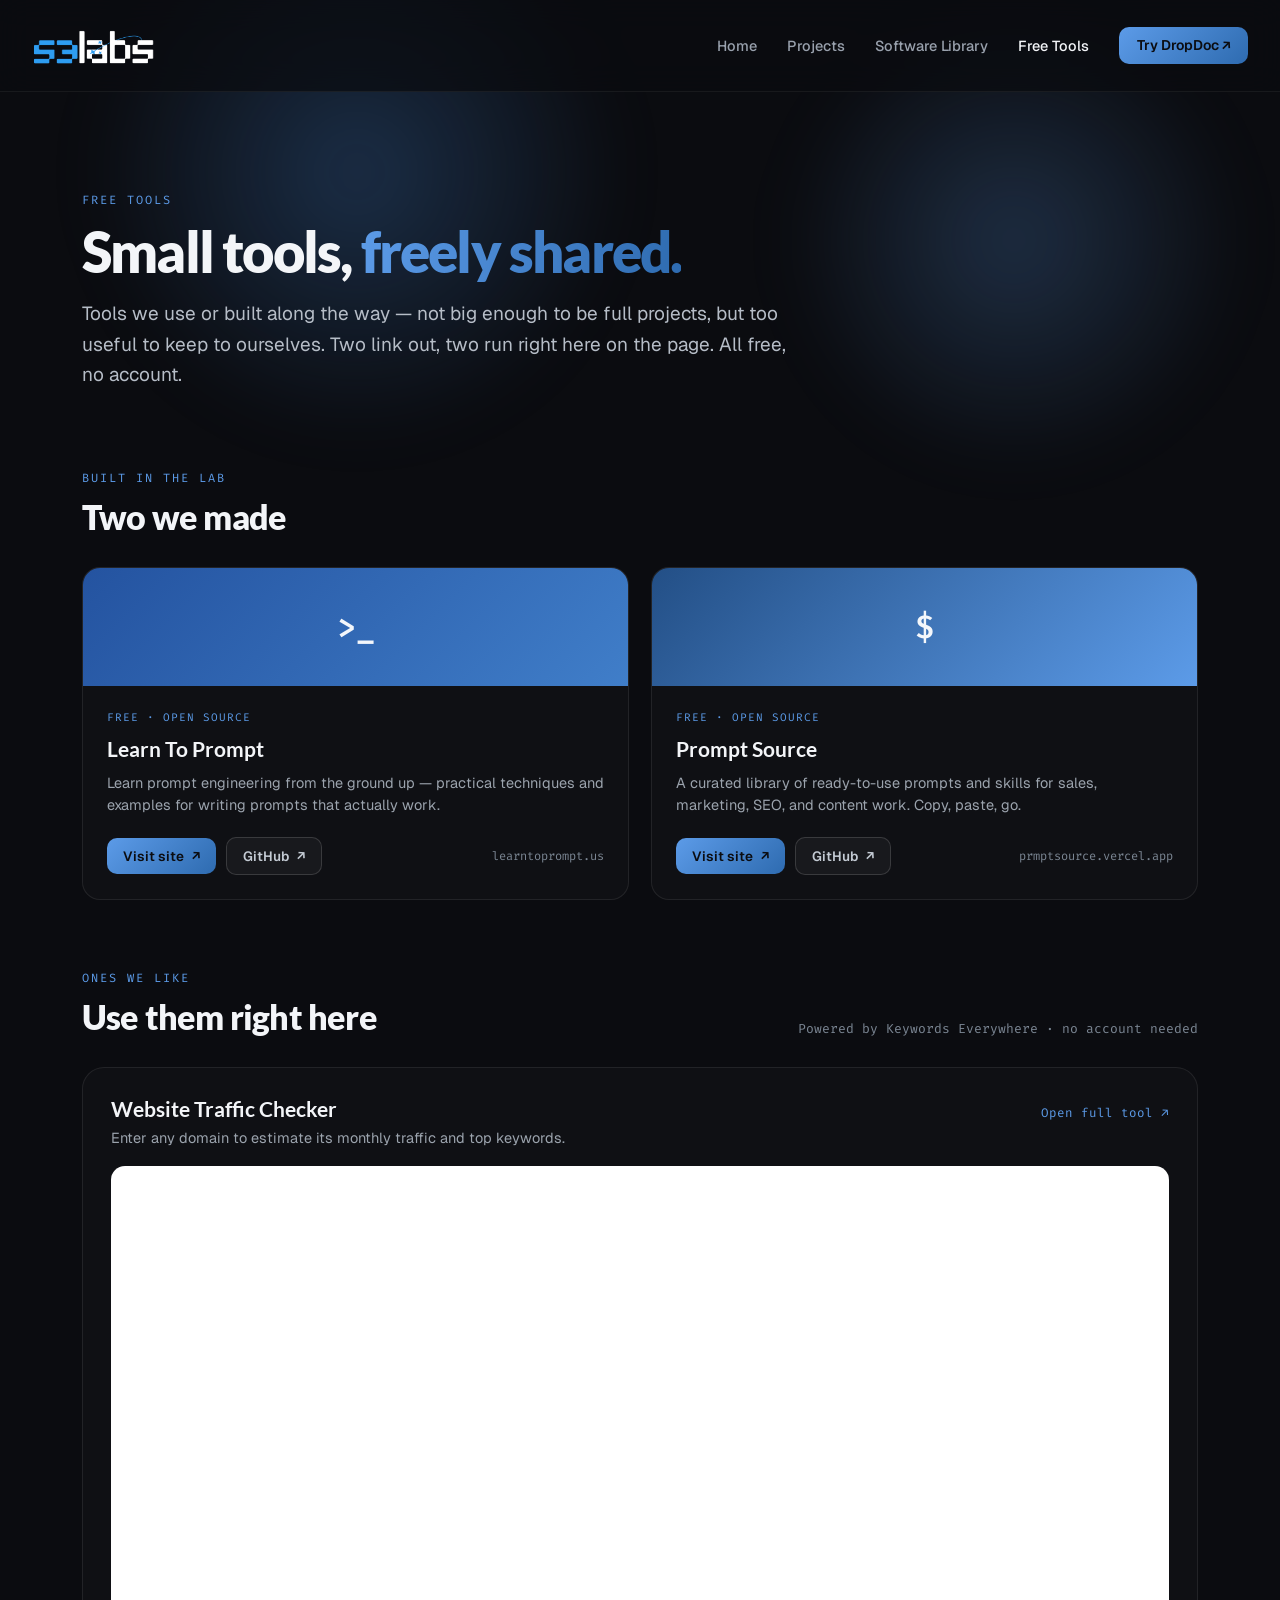
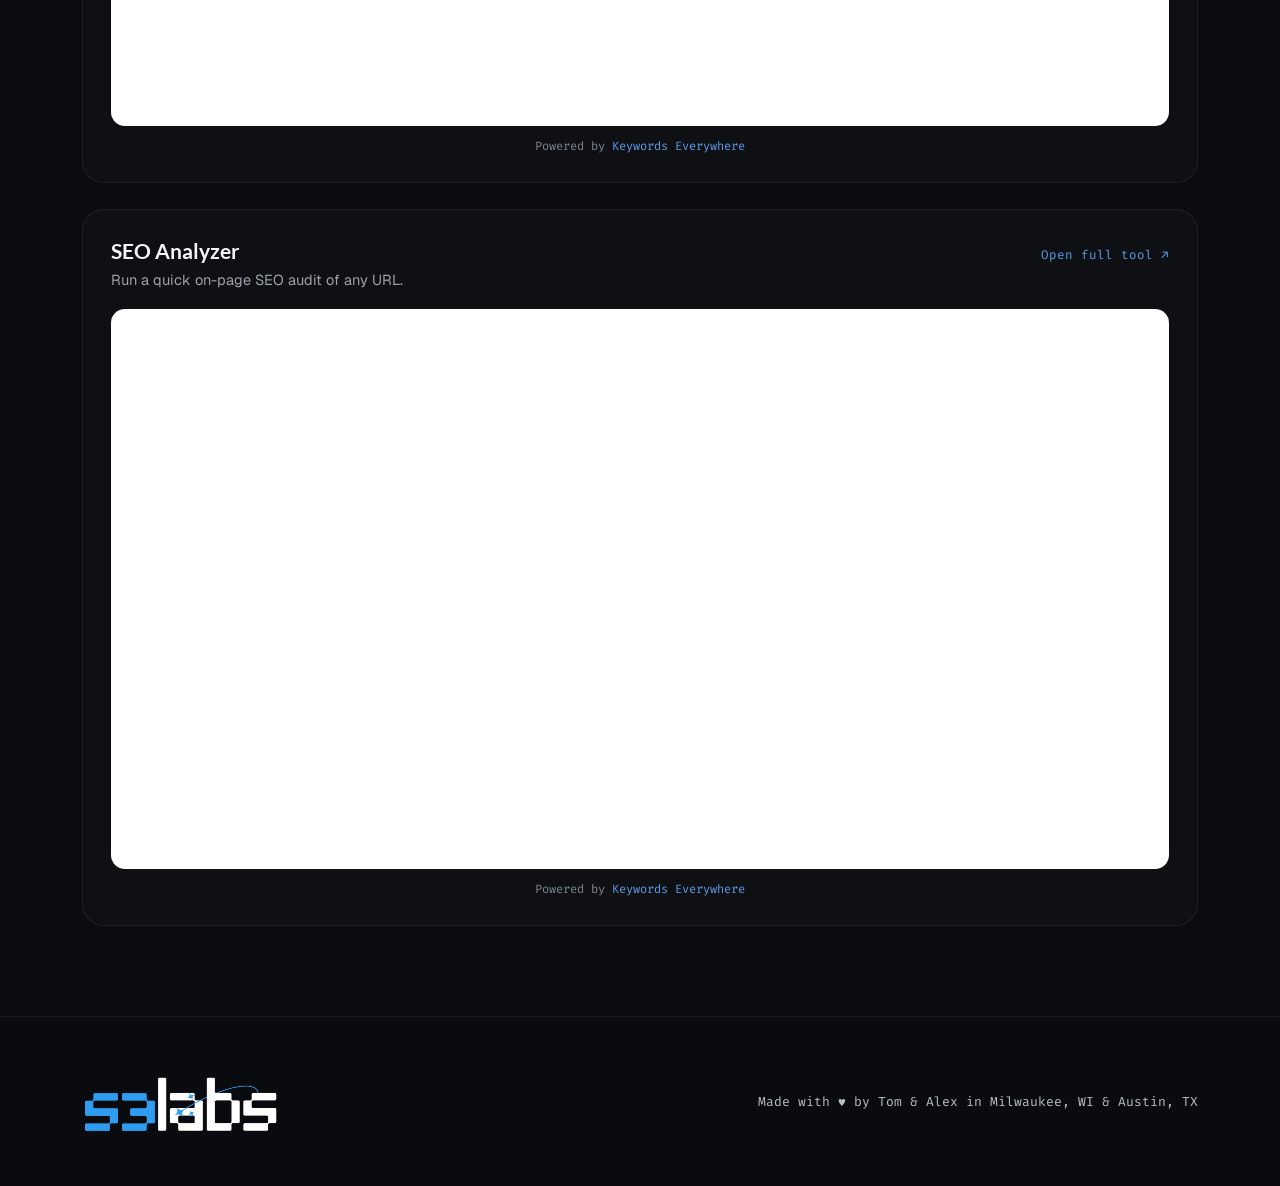
<file: free-tools.html>
<!DOCTYPE html>
<html lang="en">
<head>
<meta charset="utf-8">
<meta name="viewport" content="width=device-width, initial-scale=1">
<title>Free Tools — S3 Labs</title>
<meta name="description" content="Free tools we use or built — a prompt engineering guide, a prompt library, and SEO utilities you can run right on the page. No cost, no account.">
<meta property="og:type" content="website">
<meta property="og:title" content="Free Tools — S3 Labs">
<meta property="og:description" content="Free tools we use or built — a prompt engineering guide, a prompt library, and SEO utilities you can run right on the page.">
<meta property="og:site_name" content="S3 Labs">
<meta property="og:url" content="https://s3labs.tech/free-tools">
<meta name="twitter:card" content="summary">
<link rel="icon" href="assets/img/favicon.png?v=3">
<link rel="preconnect" href="https://fonts.googleapis.com">
<link rel="preconnect" href="https://fonts.gstatic.com" crossorigin>
<link href="https://fonts.googleapis.com/css2?family=Geist:wght@300;400;500;600&family=Fira+Code:wght@400;500;600&display=swap" rel="stylesheet">
<link rel="stylesheet" href="assets/css/styles.css">
<noscript><style>[data-reveal]{opacity:1!important;transform:none!important}</style></noscript>
</head>
<body>
<div style="position:relative;width:100%;min-height:100vh;">
  <div style="position:fixed;inset:0;z-index:0;overflow:hidden;pointer-events:none;">
    <div style="position:absolute;top:-12%;left:6%;width:560px;height:560px;border-radius:50%;background:radial-gradient(circle,rgba(64,126,201,.30),transparent 68%);filter:blur(30px);animation:floatA 16s ease-in-out infinite;"></div>
    <div style="position:absolute;top:0;right:2%;width:480px;height:480px;border-radius:50%;background:radial-gradient(circle,rgba(92,155,232,.24),transparent 68%);filter:blur(30px);animation:floatB 19s ease-in-out infinite;"></div>
  </div>

  <nav style="position:fixed;top:0;left:0;right:0;z-index:50;display:flex;align-items:center;justify-content:space-between;padding:16px 32px;background:rgba(11,12,16,.72);backdrop-filter:blur(16px);-webkit-backdrop-filter:blur(16px);border-bottom:1px solid rgba(255,255,255,.06);">
    <a href="index.html" style="display:flex;align-items:center;gap:11px;"><img src="assets/img/logo-s3labs.png" alt="S3 Labs" style="height:59px;width:124px;display:block;"></a>
    <div style="display:flex;align-items:center;gap:30px;">
      <a href="index.html" style="font-size:14.5px;color:#99A1AD;font-weight:500;" class="hv1">Home</a>
      <a href="projects.html" style="font-size:14.5px;color:#99A1AD;font-weight:500;" class="hv1">Projects</a>
      <a href="library.html" style="font-size:14.5px;color:#99A1AD;font-weight:500;" class="hv1">Software Library</a>
      <a href="free-tools.html" style="font-size:14.5px;color:#F3F5F8;font-weight:500;">Free Tools</a>
      <a href="https://dropdoc.sh" target="_blank" style="font-size:14px;font-weight:600;color:#0B0C10;background:linear-gradient(135deg,#5C9BE8,#2E6BB0);padding:9px 18px;border-radius:10px;" class="hv2">Try DropDoc <span style="font-family:'Fira Code';">↗</span></a>
    </div>
  </nav>

  <div style="position:relative;z-index:1;">

    <!-- HERO -->
    <section style="max-width:1180px;margin:0 auto;padding:188px 32px 50px;">
      <div data-reveal style="opacity:0;transform:translateY(24px);transition:opacity .7s cubic-bezier(.2,.7,.2,1),transform .7s cubic-bezier(.2,.7,.2,1);max-width:720px;">
        <span style="font-family:'Fira Code';font-size:12px;letter-spacing:2px;text-transform:uppercase;color:#5C9BE8;">Free Tools</span>
        <h1 style="font-family:'Lato';font-weight:900;font-size:56px;line-height:1.04;letter-spacing:-1.8px;margin:14px 0 18px;">Small tools, <span style="background:linear-gradient(100deg,#5C9BE8,#2E6BB0);-webkit-background-clip:text;background-clip:text;color:transparent;">freely shared.</span></h1>
        <p style="font-size:19px;line-height:1.6;color:#B6BDC7;margin:0;">Tools we use or built along the way — not big enough to be full projects, but too useful to keep to ourselves. Two link out, two run right here on the page. All free, no account.</p>
      </div>
    </section>

    <!-- OURS -->
    <section style="max-width:1180px;margin:0 auto;padding:30px 32px 70px;">
      <div data-reveal style="opacity:0;transform:translateY(24px);transition:opacity .7s cubic-bezier(.2,.7,.2,1),transform .7s cubic-bezier(.2,.7,.2,1);margin-bottom:30px;">
        <span style="display:block;font-family:'Fira Code';font-size:12px;letter-spacing:2px;text-transform:uppercase;color:#5C9BE8;margin-bottom:10px;">Built in the lab</span>
        <h2 style="font-family:'Lato';font-weight:900;font-size:34px;letter-spacing:-.8px;margin:0;">Two we made</h2>
      </div>
      <div style="display:grid;grid-template-columns:repeat(2,1fr);gap:22px;">

        <div data-reveal data-reveal-delay="0" style="opacity:0;transform:translateY(24px);transition:opacity .7s cubic-bezier(.2,.7,.2,1),transform .7s cubic-bezier(.2,.7,.2,1),border-color .25s;display:flex;flex-direction:column;border:1px solid rgba(255,255,255,.08);border-radius:18px;overflow:hidden;background:rgba(255,255,255,.02);" class="hv14">
          <div style="height:118px;background:linear-gradient(135deg,#2453a0,#407EC9);display:grid;place-items:center;"><span style="font-family:'Fira Code';font-weight:600;font-size:32px;color:rgba(255,255,255,.94);">&gt;_</span></div>
          <div style="padding:24px;flex:1;display:flex;flex-direction:column;">
            <span style="font-family:'Fira Code';font-size:11px;letter-spacing:1px;text-transform:uppercase;color:#5C9BE8;">Free · Open source</span>
            <h3 style="font-family:'Lato';font-weight:700;font-size:21px;line-height:1.2;margin:11px 0 10px;">Learn To Prompt</h3>
            <p style="font-size:14.5px;line-height:1.55;color:#9BA3AD;margin:0 0 20px;flex:1;">Learn prompt engineering from the ground up — practical techniques and examples for writing prompts that actually work.</p>
            <div style="display:flex;align-items:center;gap:10px;flex-wrap:wrap;">
              <a href="https://learntoprompt.us/" target="_blank" style="display:inline-flex;align-items:center;gap:8px;font-weight:600;font-size:13.5px;color:#0B0C10;background:linear-gradient(135deg,#5C9BE8,#2E6BB0);padding:9px 16px;border-radius:10px;" class="hv12">Visit site <span style="font-family:'Fira Code';">↗</span></a>
              <a href="https://github.com/TomsTools11/learn-prompting" target="_blank" style="display:inline-flex;align-items:center;gap:8px;font-weight:600;font-size:13.5px;color:#C3CAD3;background:rgba(255,255,255,.04);border:1px solid rgba(255,255,255,.14);padding:9px 16px;border-radius:10px;" class="hv4">GitHub <span style="font-family:'Fira Code';">↗</span></a>
              <span style="font-family:'Fira Code';font-size:12px;color:#7B8693;margin-left:auto;">learntoprompt.us</span>
            </div>
          </div>
        </div>

        <div data-reveal data-reveal-delay="120" style="opacity:0;transform:translateY(24px);transition:opacity .7s cubic-bezier(.2,.7,.2,1),transform .7s cubic-bezier(.2,.7,.2,1),border-color .25s;display:flex;flex-direction:column;border:1px solid rgba(255,255,255,.08);border-radius:18px;overflow:hidden;background:rgba(255,255,255,.02);" class="hv14">
          <div style="height:118px;background:linear-gradient(135deg,#234f86,#5C9BE8);display:grid;place-items:center;"><span style="font-family:'Fira Code';font-weight:600;font-size:32px;color:rgba(255,255,255,.94);">$</span></div>
          <div style="padding:24px;flex:1;display:flex;flex-direction:column;">
            <span style="font-family:'Fira Code';font-size:11px;letter-spacing:1px;text-transform:uppercase;color:#5C9BE8;">Free · Open source</span>
            <h3 style="font-family:'Lato';font-weight:700;font-size:21px;line-height:1.2;margin:11px 0 10px;">Prompt Source</h3>
            <p style="font-size:14.5px;line-height:1.55;color:#9BA3AD;margin:0 0 20px;flex:1;">A curated library of ready-to-use prompts and skills for sales, marketing, SEO, and content work. Copy, paste, go.</p>
            <div style="display:flex;align-items:center;gap:10px;flex-wrap:wrap;">
              <a href="https://prmptsource.vercel.app/" target="_blank" style="display:inline-flex;align-items:center;gap:8px;font-weight:600;font-size:13.5px;color:#0B0C10;background:linear-gradient(135deg,#5C9BE8,#2E6BB0);padding:9px 16px;border-radius:10px;" class="hv12">Visit site <span style="font-family:'Fira Code';">↗</span></a>
              <a href="https://github.com/TomsTools11/toms-prompt-library" target="_blank" style="display:inline-flex;align-items:center;gap:8px;font-weight:600;font-size:13.5px;color:#C3CAD3;background:rgba(255,255,255,.04);border:1px solid rgba(255,255,255,.14);padding:9px 16px;border-radius:10px;" class="hv4">GitHub <span style="font-family:'Fira Code';">↗</span></a>
              <span style="font-family:'Fira Code';font-size:12px;color:#7B8693;margin-left:auto;">prmptsource.vercel.app</span>
            </div>
          </div>
        </div>

      </div>
    </section>

    <!-- EMBEDDED -->
    <section style="max-width:1180px;margin:0 auto;padding:0 32px 90px;">
      <div data-reveal style="opacity:0;transform:translateY(24px);transition:opacity .7s cubic-bezier(.2,.7,.2,1),transform .7s cubic-bezier(.2,.7,.2,1);display:flex;align-items:end;justify-content:space-between;margin-bottom:30px;flex-wrap:wrap;gap:16px;">
        <div>
          <span style="display:block;font-family:'Fira Code';font-size:12px;letter-spacing:2px;text-transform:uppercase;color:#5C9BE8;margin-bottom:10px;">Ones we like</span>
          <h2 style="font-family:'Lato';font-weight:900;font-size:34px;letter-spacing:-.8px;margin:0;">Use them right here</h2>
        </div>
        <span style="font-family:'Fira Code';font-size:13px;color:#7B8693;">Powered by Keywords Everywhere · no account needed</span>
      </div>

      <div data-reveal data-reveal-delay="0" style="opacity:0;transform:translateY(24px);transition:opacity .7s cubic-bezier(.2,.7,.2,1),transform .7s cubic-bezier(.2,.7,.2,1);border:1px solid rgba(255,255,255,.08);border-radius:22px;background:rgba(255,255,255,.02);padding:28px;margin-bottom:26px;">
        <div style="display:flex;align-items:baseline;justify-content:space-between;gap:16px;flex-wrap:wrap;margin-bottom:18px;">
          <div>
            <h3 style="font-family:'Lato';font-weight:700;font-size:21px;margin:0 0 6px;">Website Traffic Checker</h3>
            <p style="font-size:14.5px;line-height:1.5;color:#9BA3AD;margin:0;">Enter any domain to estimate its monthly traffic and top keywords.</p>
          </div>
          <a href="https://keywordseverywhere.com/tools/website-traffic-checker/" target="_blank" style="font-family:'Fira Code';font-size:12.5px;color:#5C9BE8;white-space:nowrap;" class="hv11">Open full tool ↗</a>
        </div>
        <!-- Keywords Everywhere - Website Traffic Checker -->
        <div class="ke-tools-embed">
          <div style="background:#fff;border-radius:14px;overflow:hidden;">
            <iframe src="https://keywordseverywhere.com/tools/website-traffic-checker/?embed=1"
                    data-ke-embed="website-traffic-checker"
                    title="Website Traffic Checker by Keywords Everywhere"
                    style="width:100%;border:0;min-height:560px;display:block;"
                    loading="lazy"></iframe>
          </div>
          <p style="margin:12px 0 0;font-family:'Fira Code';font-size:12px;text-align:center;color:#7B8693;">Powered by <a href="https://keywordseverywhere.com/tools/website-traffic-checker/" target="_blank" rel="noopener" style="color:#5C9BE8;" class="hv11">Keywords Everywhere</a></p>
        </div>
      </div>

      <div data-reveal data-reveal-delay="80" style="opacity:0;transform:translateY(24px);transition:opacity .7s cubic-bezier(.2,.7,.2,1),transform .7s cubic-bezier(.2,.7,.2,1);border:1px solid rgba(255,255,255,.08);border-radius:22px;background:rgba(255,255,255,.02);padding:28px;">
        <div style="display:flex;align-items:baseline;justify-content:space-between;gap:16px;flex-wrap:wrap;margin-bottom:18px;">
          <div>
            <h3 style="font-family:'Lato';font-weight:700;font-size:21px;margin:0 0 6px;">SEO Analyzer</h3>
            <p style="font-size:14.5px;line-height:1.5;color:#9BA3AD;margin:0;">Run a quick on-page SEO audit of any URL.</p>
          </div>
          <a href="https://keywordseverywhere.com/tools/seo-analyzer/" target="_blank" style="font-family:'Fira Code';font-size:12.5px;color:#5C9BE8;white-space:nowrap;" class="hv11">Open full tool ↗</a>
        </div>
        <!-- Keywords Everywhere - SEO Analyzer -->
        <div class="ke-tools-embed">
          <div style="background:#fff;border-radius:14px;overflow:hidden;">
            <iframe src="https://keywordseverywhere.com/tools/seo-analyzer/?embed=1"
                    data-ke-embed="seo-analyzer"
                    title="SEO Analyzer by Keywords Everywhere"
                    style="width:100%;border:0;min-height:560px;display:block;"
                    loading="lazy"></iframe>
          </div>
          <p style="margin:12px 0 0;font-family:'Fira Code';font-size:12px;text-align:center;color:#7B8693;">Powered by <a href="https://keywordseverywhere.com/tools/seo-analyzer/" target="_blank" rel="noopener" style="color:#5C9BE8;" class="hv11">Keywords Everywhere</a></p>
        </div>
      </div>
    </section>

    <footer style="border-top:1px solid rgba(255,255,255,.07);background:#0A0B0E;">
      <div style="max-width:1180px;margin:0 auto;padding:36px 32px;display:flex;justify-content:space-between;align-items:center;gap:24px;flex-wrap:wrap;">
        <a href="index.html" style="display:flex;align-items:center;gap:11px;"><img src="assets/img/logo-s3labs.png" alt="S3 Labs" style="height:97px;width:199px;display:block;"></a>
        <p style="font-size:13px;color:#B7BFCA;font-family:'Fira Code';margin:0;">Made with ♥️ by Tom &amp; Alex in Milwaukee, WI &amp; Austin, TX</p>
      </div>
    </footer>

  </div>
</div>
<script async src="https://keywordseverywhere.com/tools/assets/js/embed.js"></script>
<script src="assets/js/main.js" defer></script>
</body>
</html>
</file>
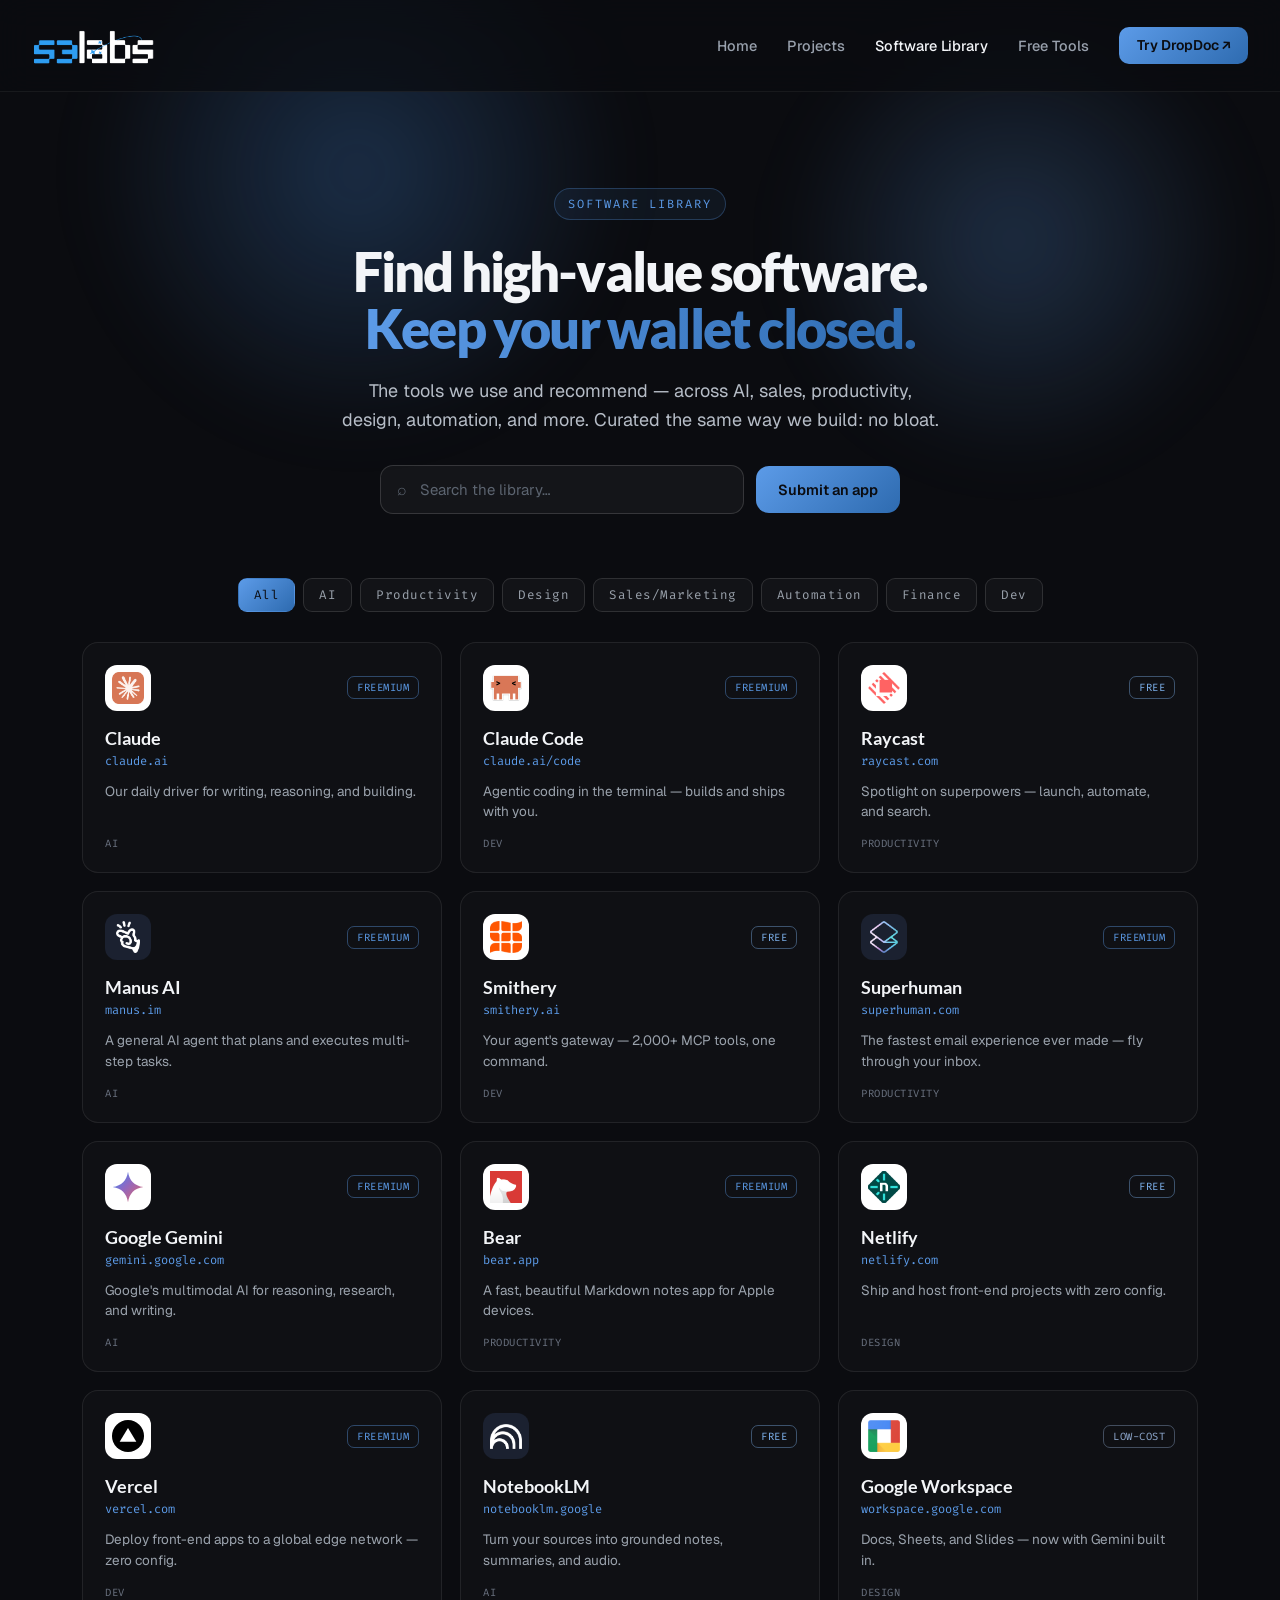
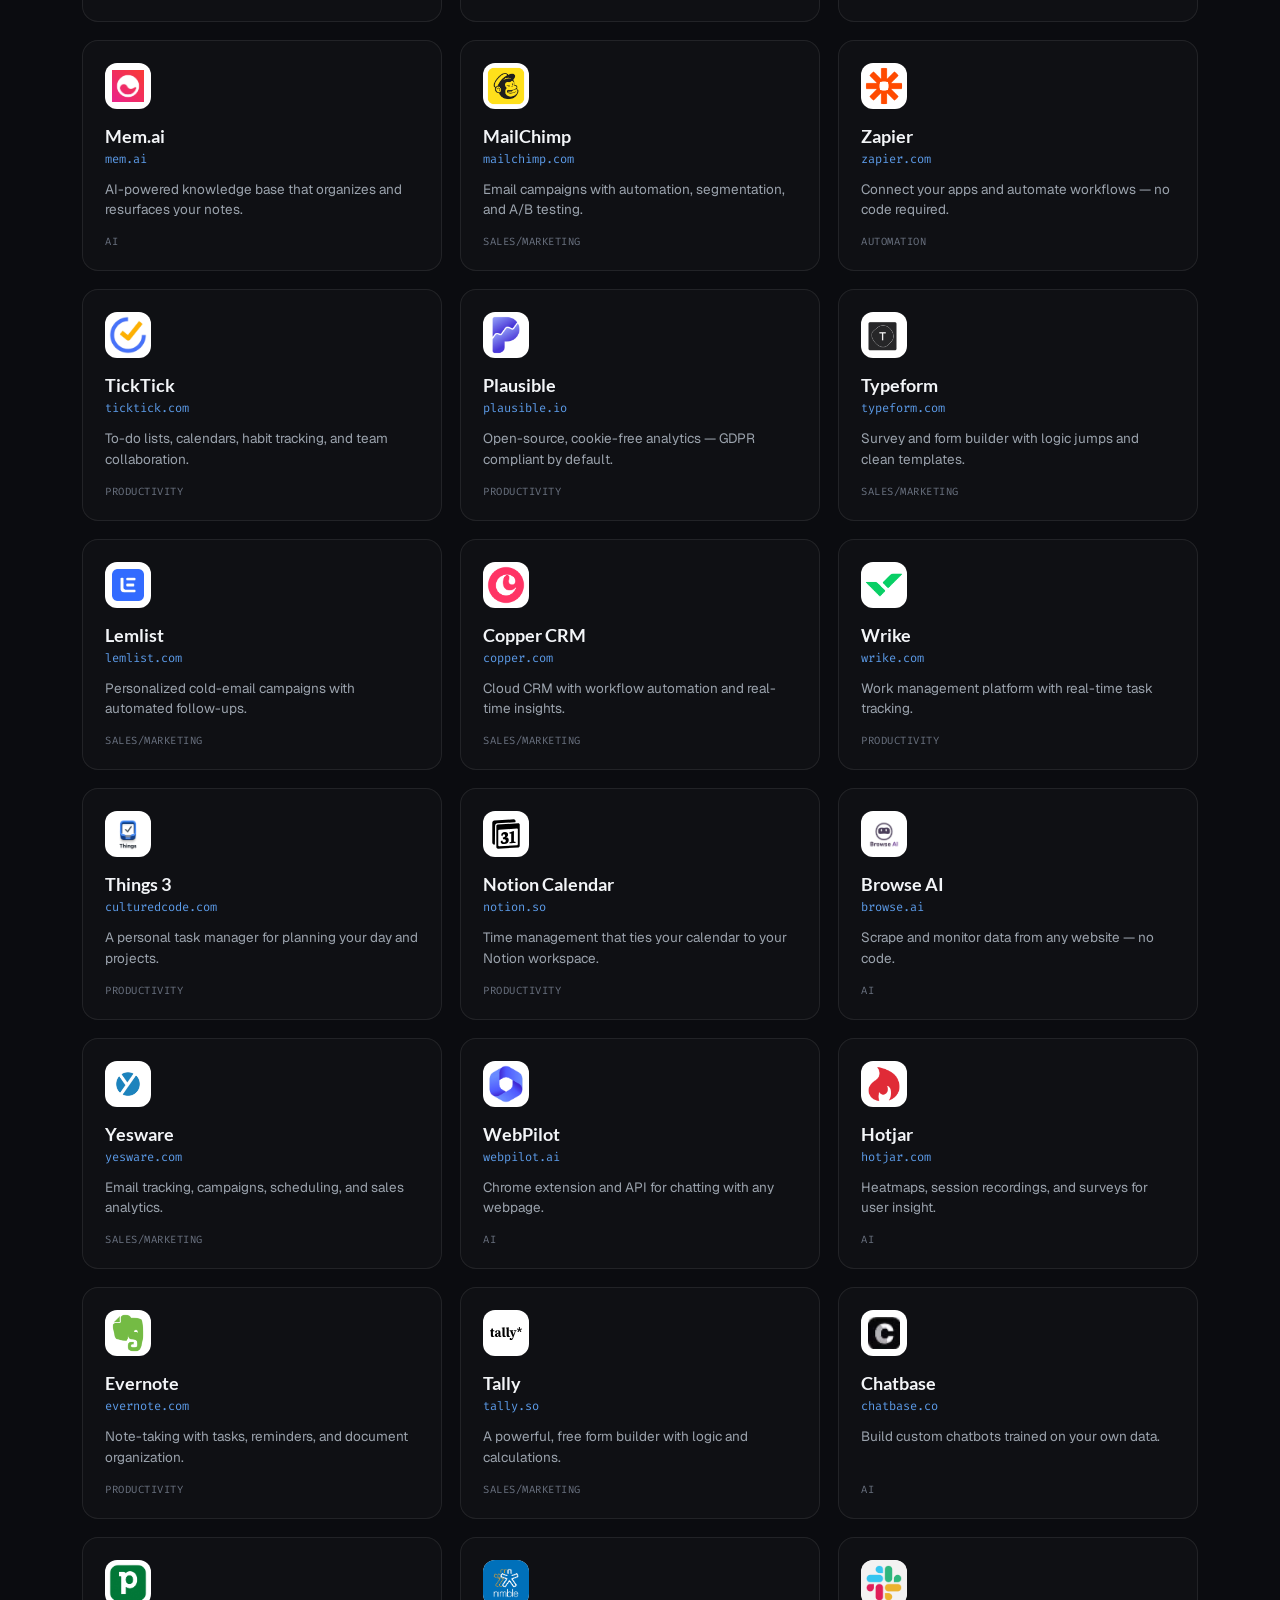
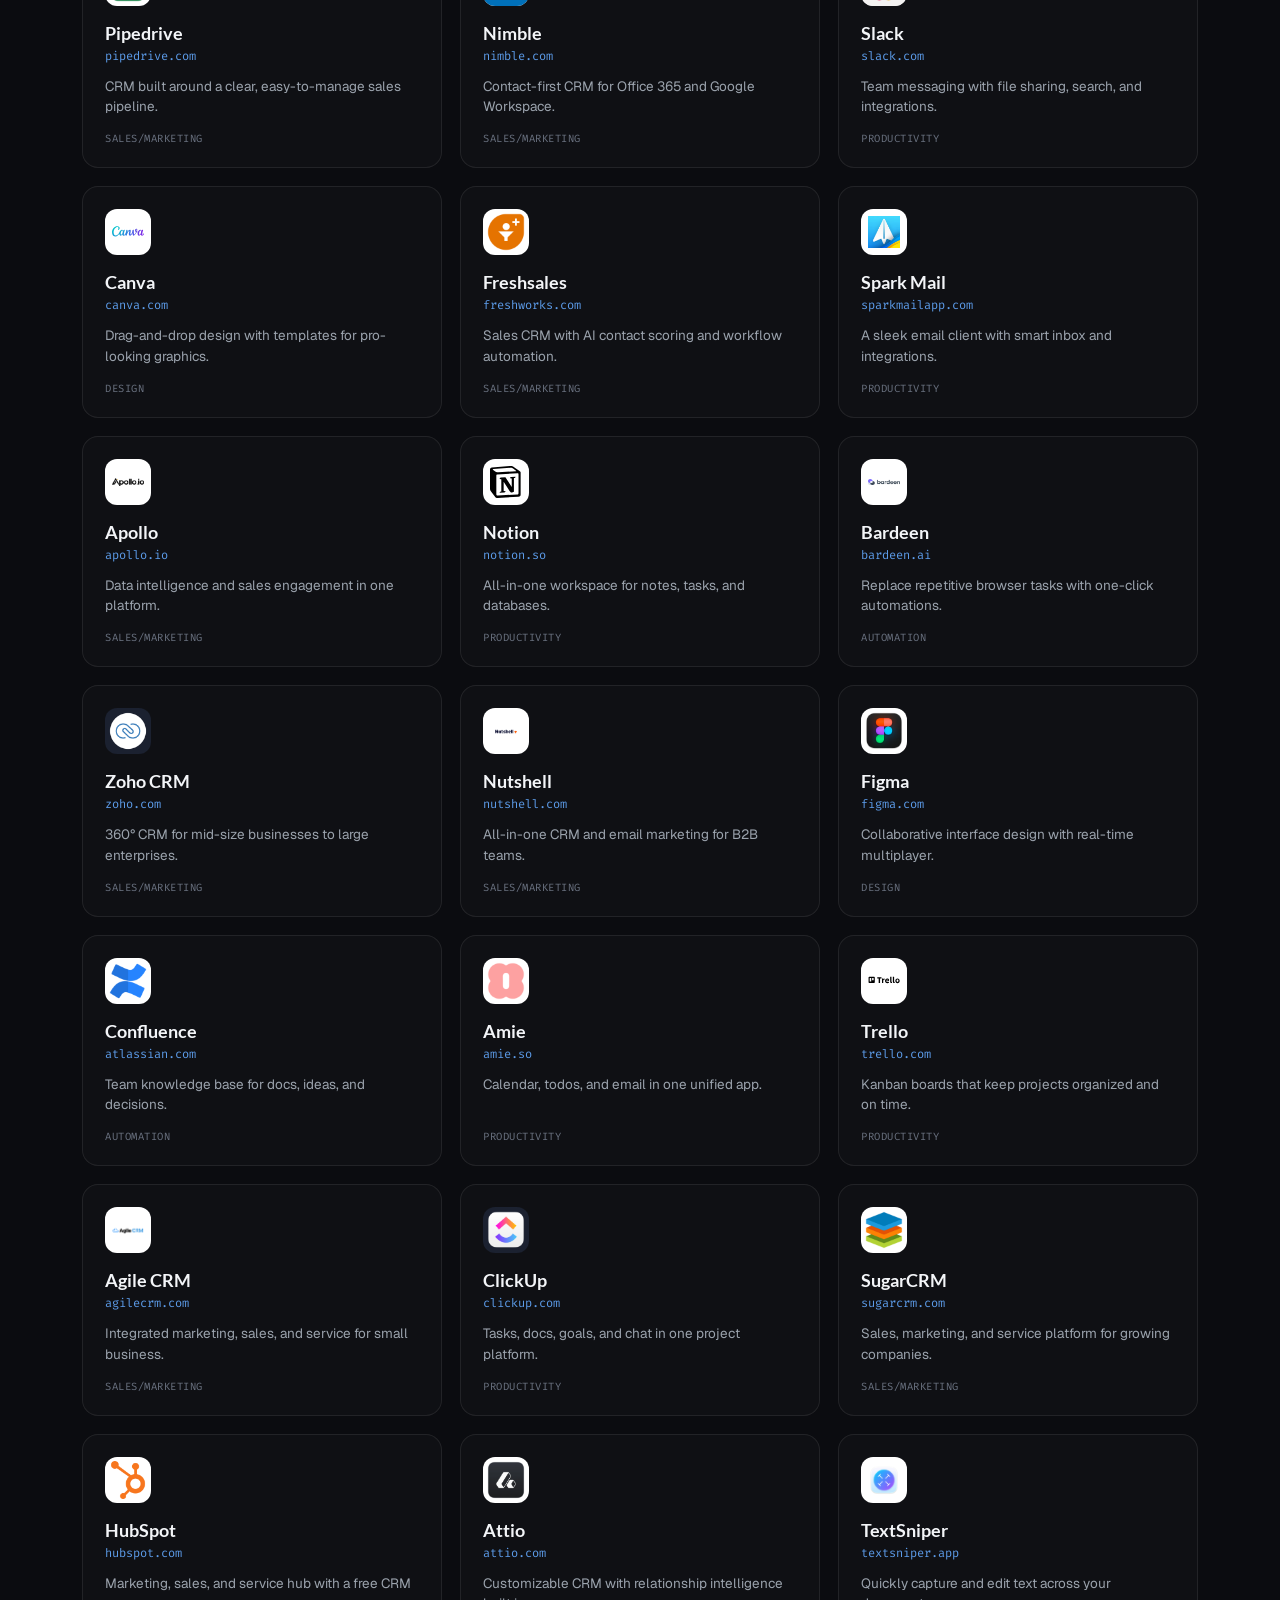
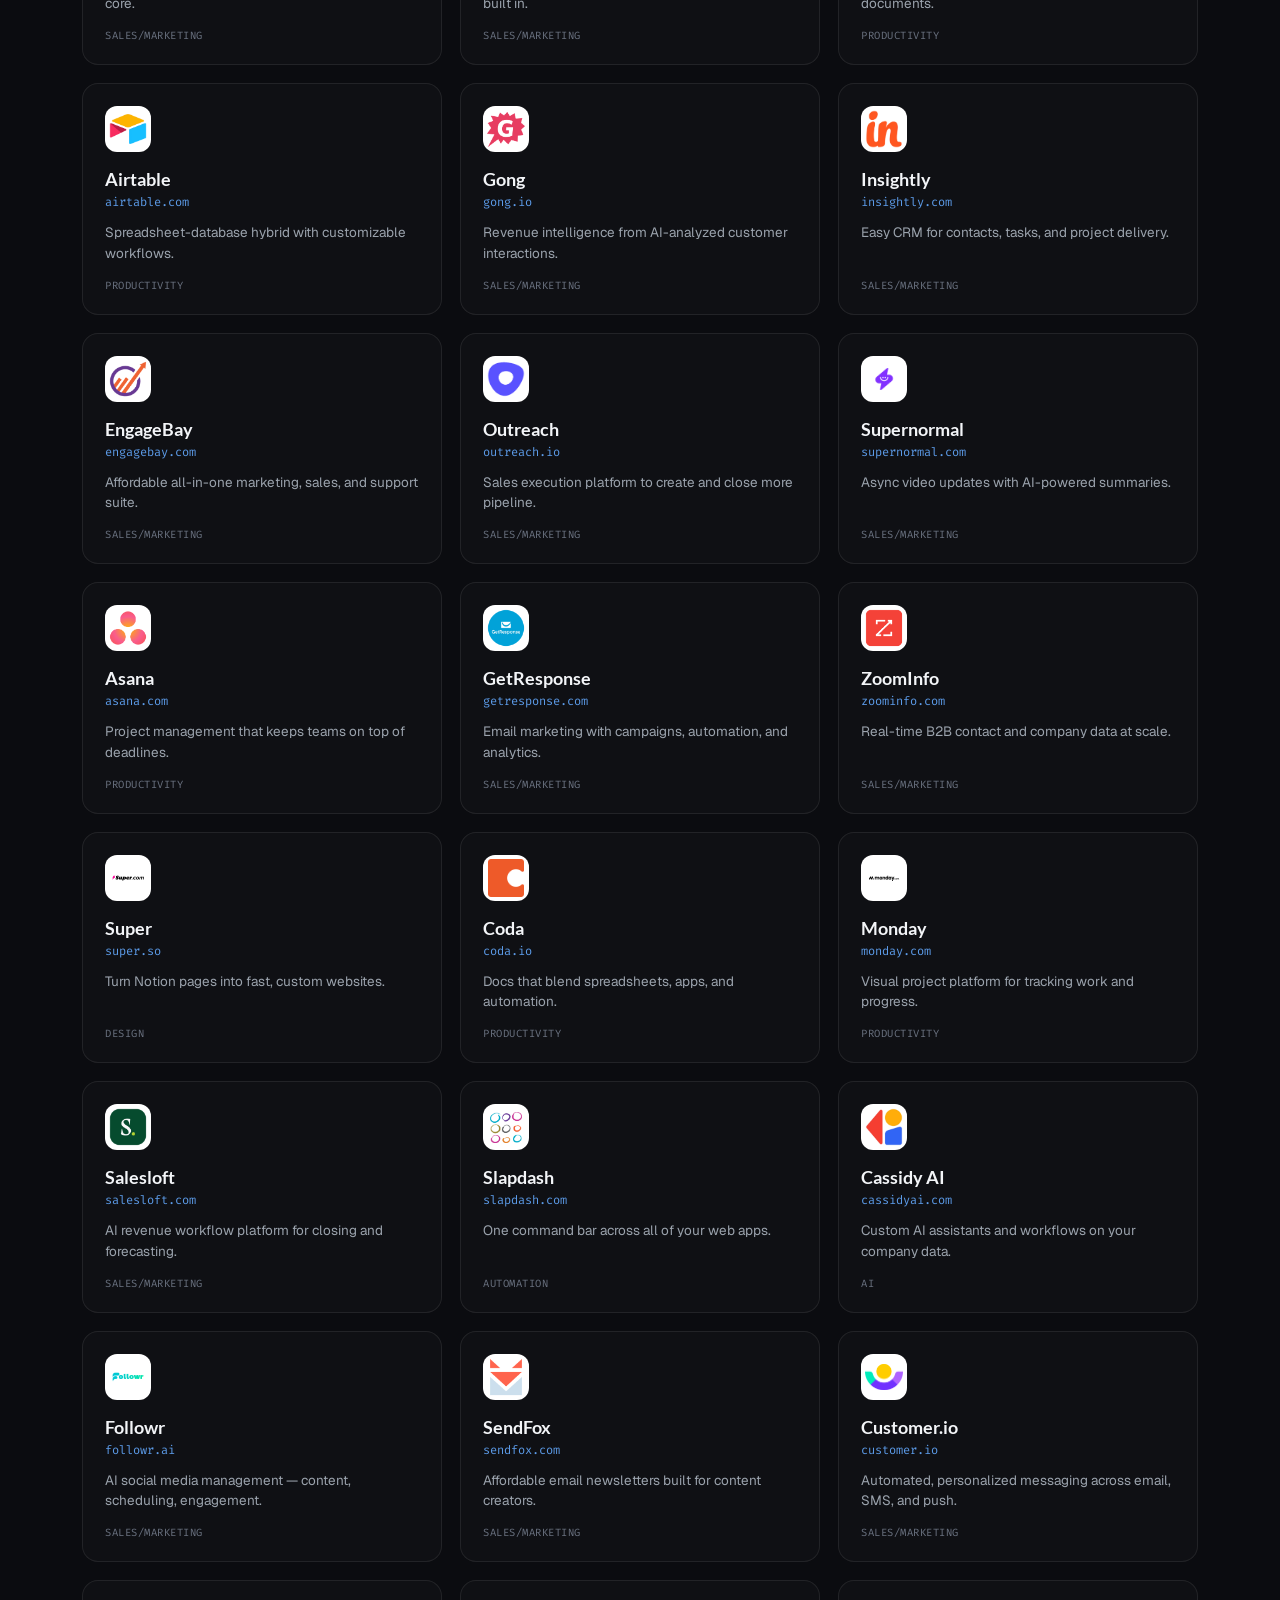
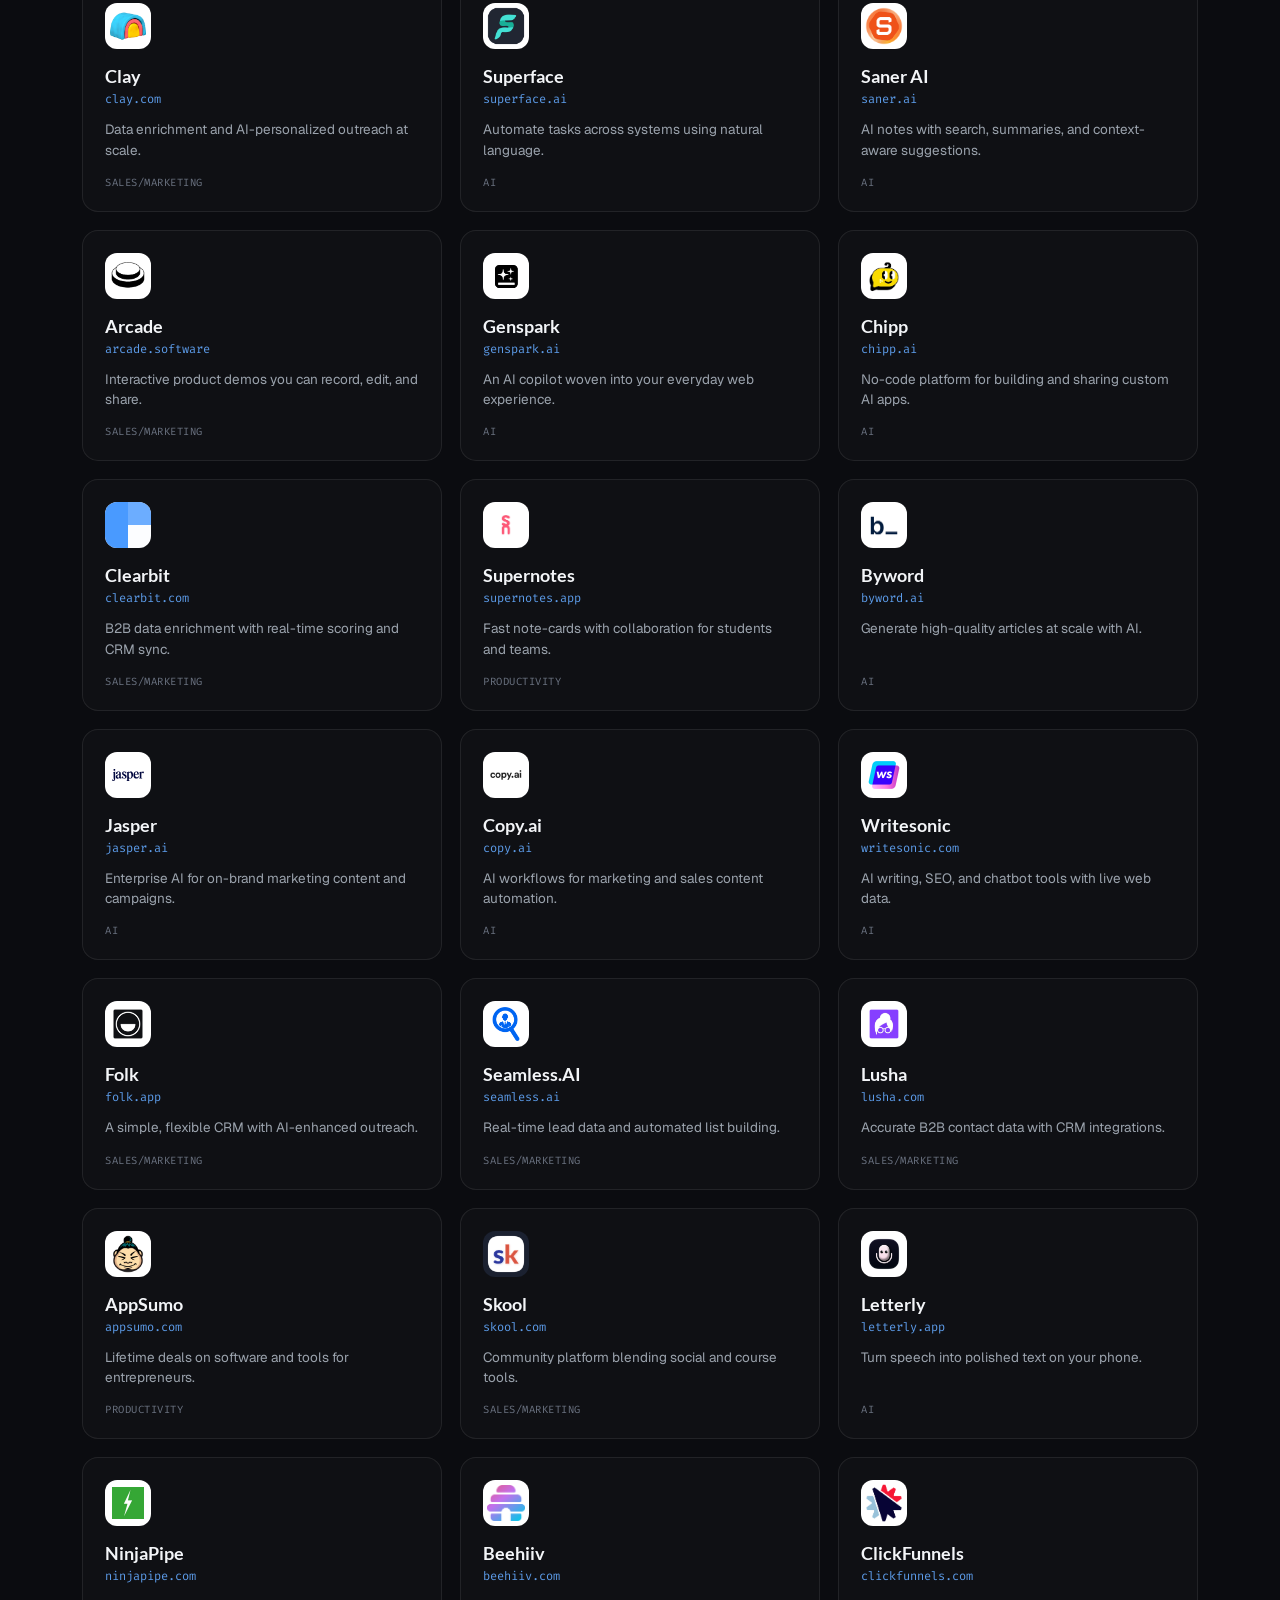
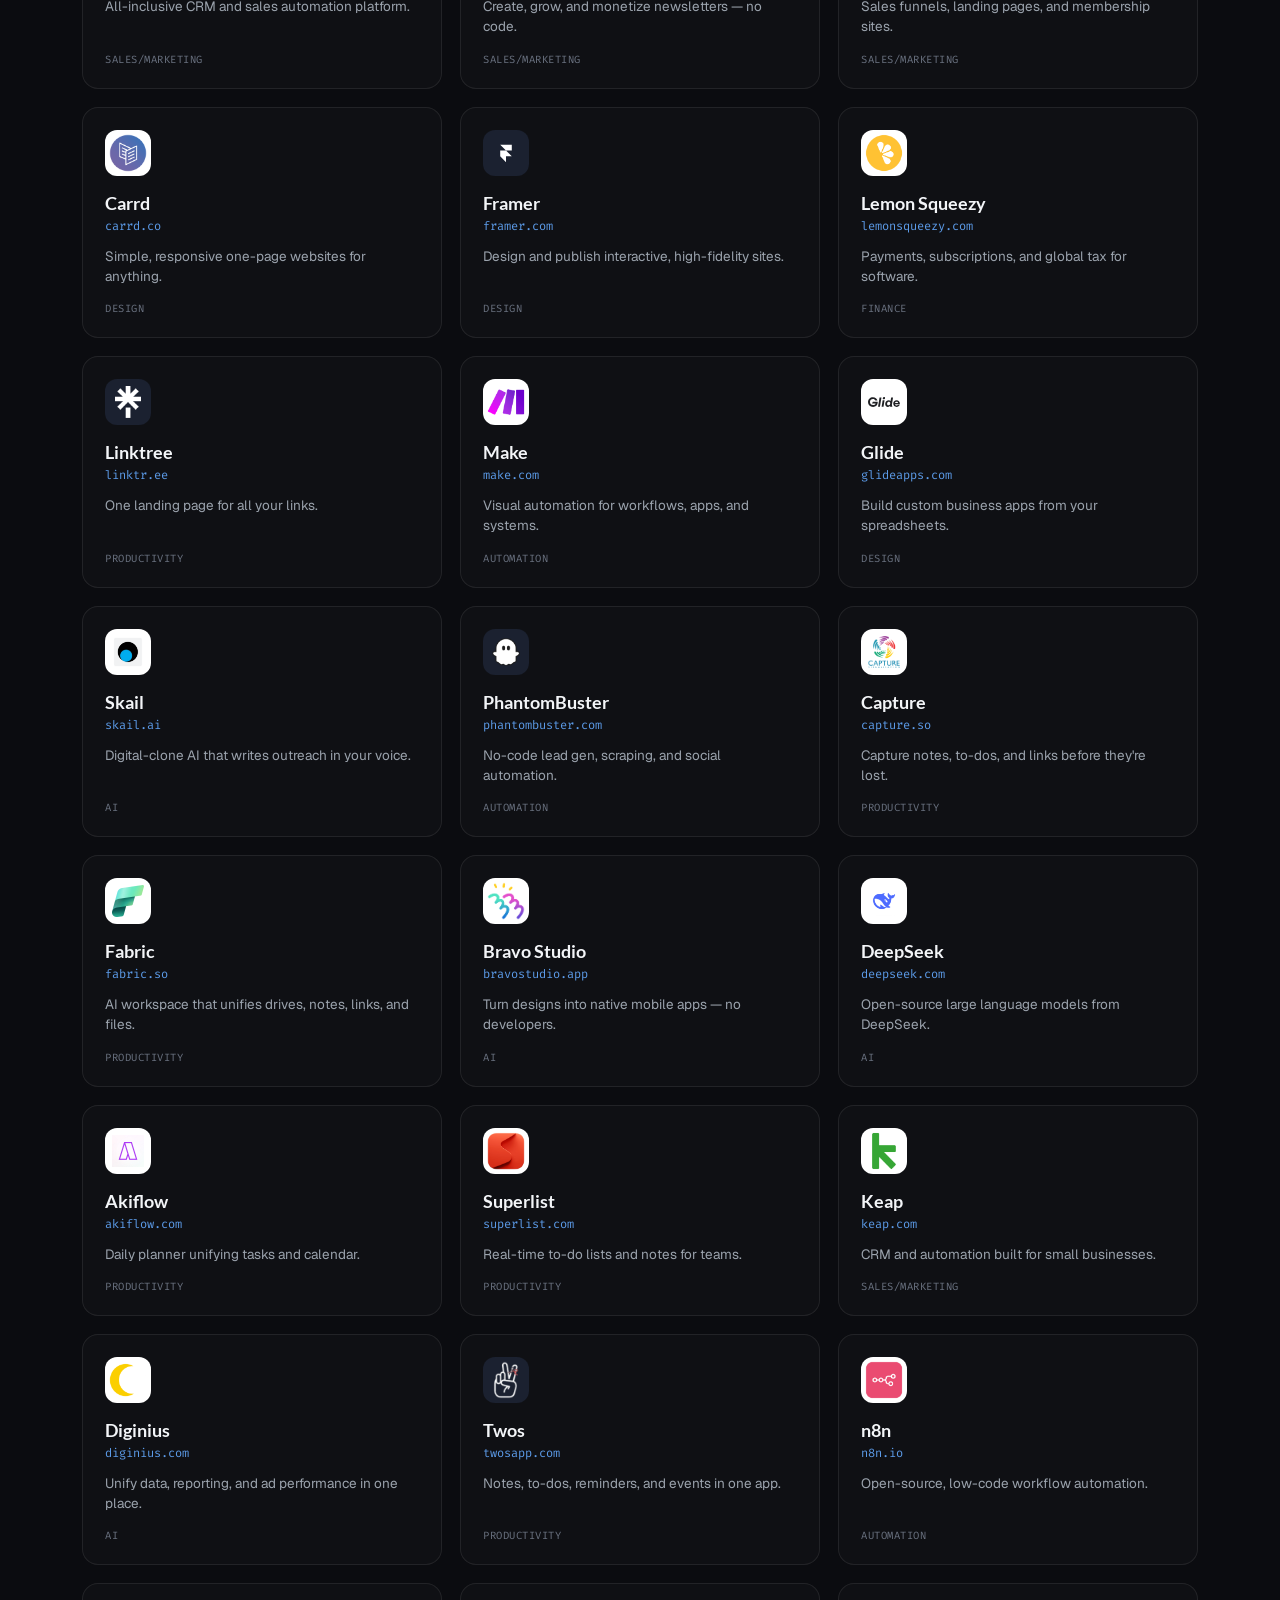
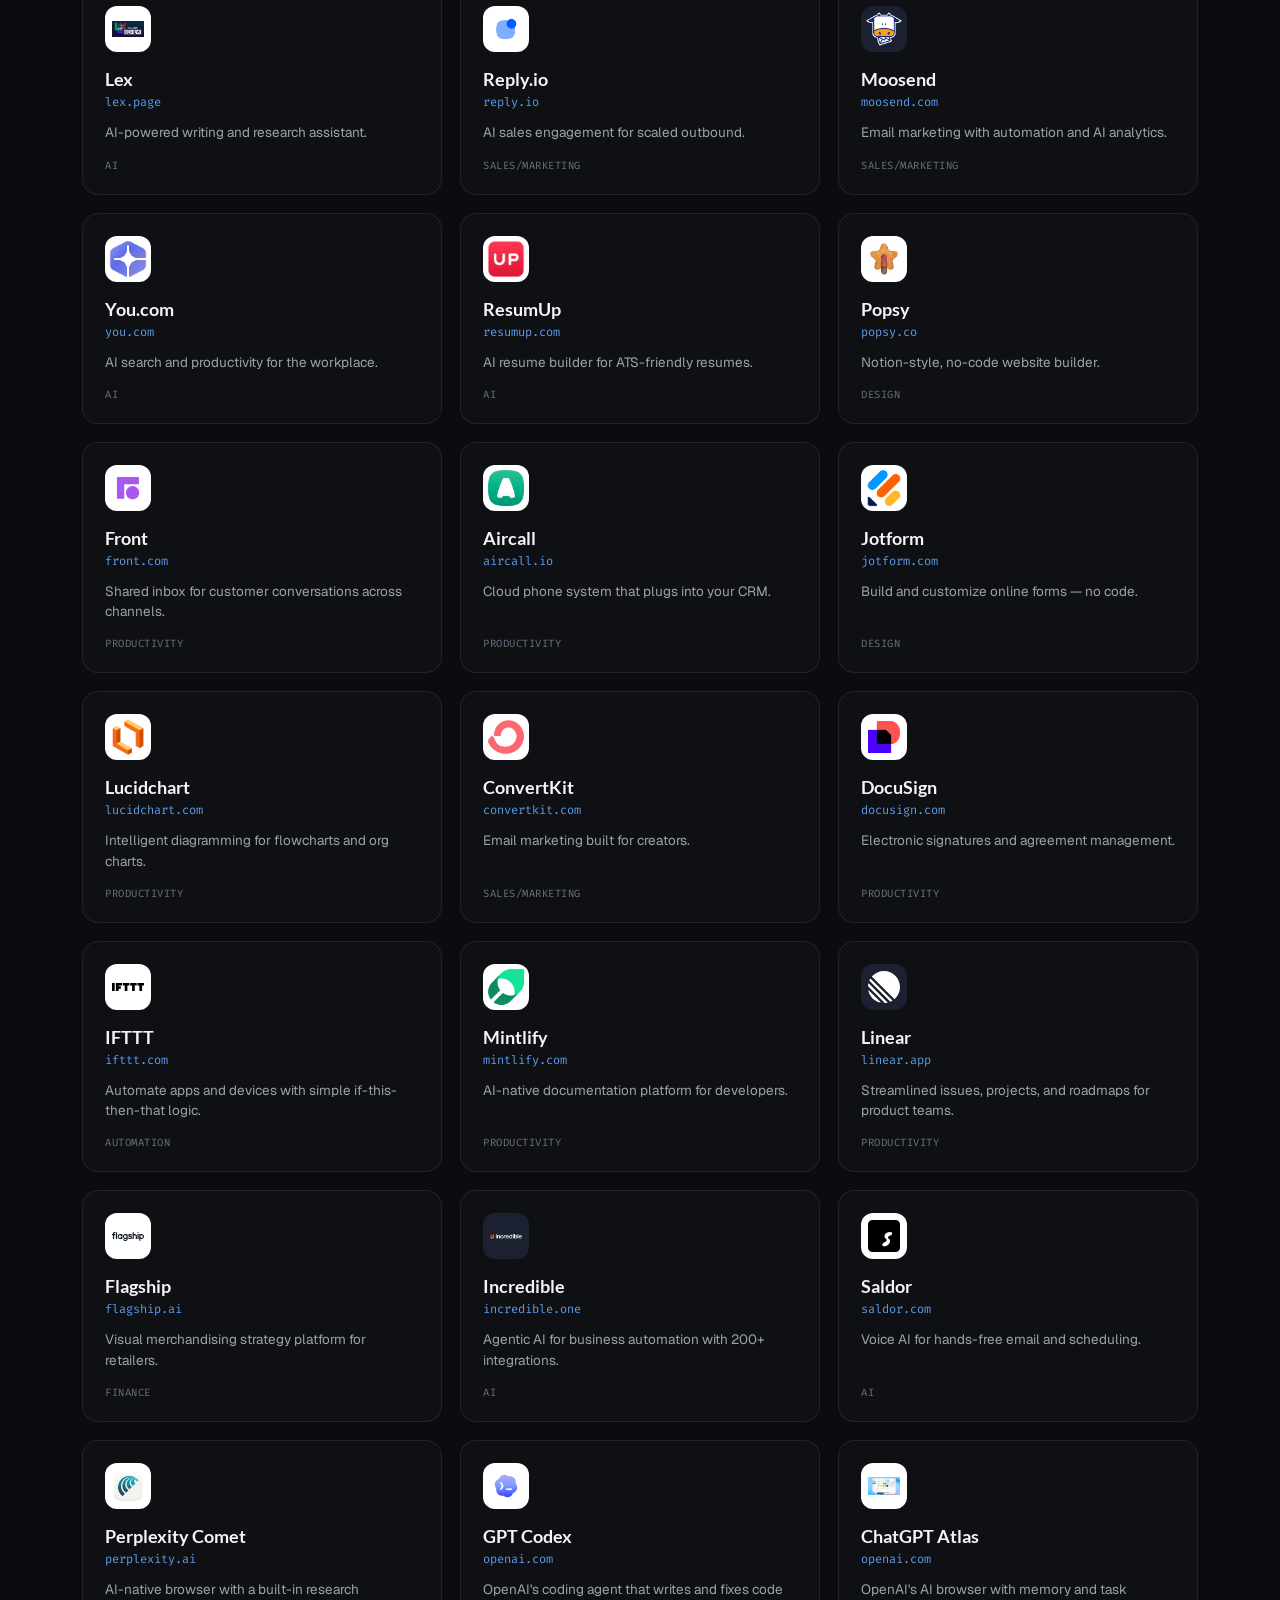
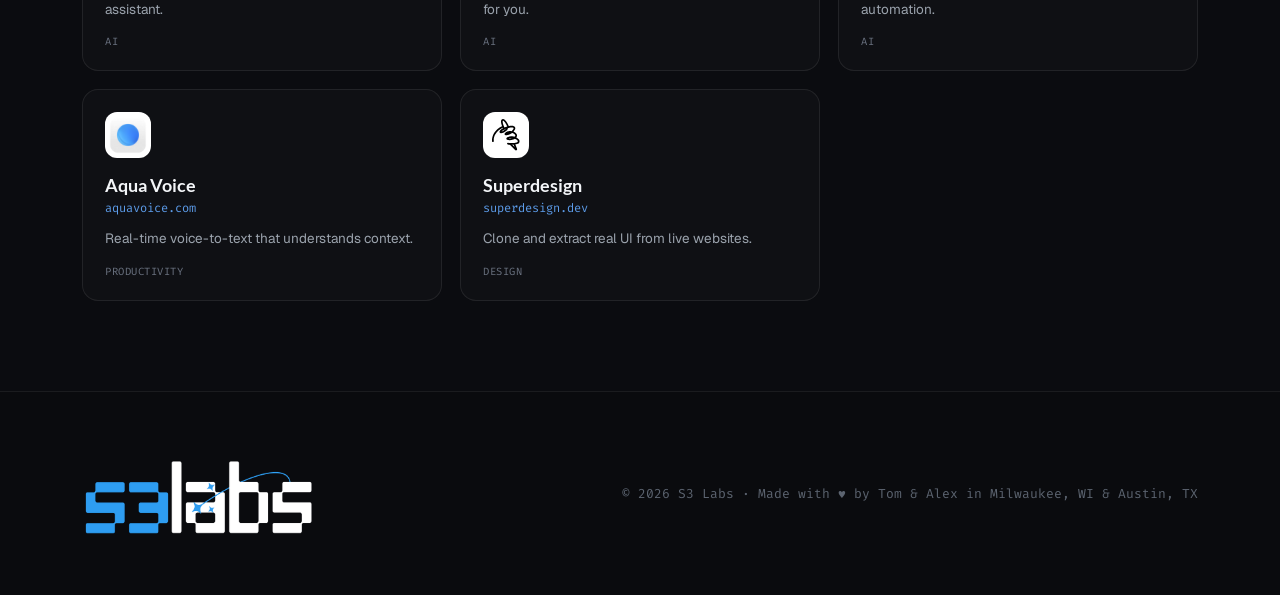
<file: library.html>
<!DOCTYPE html>
<html lang="en">
<head>
<meta charset="utf-8">
<meta name="viewport" content="width=device-width, initial-scale=1">
<title>Software Library — S3 Labs</title>
<meta name="description" content="A curated library of the best free and low-cost tools we use and recommend — across AI, productivity, design, and dev.">
<meta property="og:type" content="website">
<meta property="og:title" content="Software Library — S3 Labs">
<meta property="og:description" content="A curated library of the best free and low-cost tools we use and recommend — across AI, productivity, design, and dev.">
<meta property="og:site_name" content="S3 Labs">
<meta property="og:url" content="https://s3labs.tech/library">
<meta name="twitter:card" content="summary">
<link rel="icon" href="assets/img/favicon.png?v=3">
<link rel="preconnect" href="https://fonts.googleapis.com">
<link rel="preconnect" href="https://fonts.gstatic.com" crossorigin>
<link href="https://fonts.googleapis.com/css2?family=Geist:wght@300;400;500;600&family=Fira+Code:wght@400;500;600&display=swap" rel="stylesheet">
<link rel="stylesheet" href="assets/css/styles.css">
<noscript><style>[data-reveal]{opacity:1!important;transform:none!important}</style></noscript>
</head>
<body>
<div style="position:relative;width:100%;min-height:100vh;">
  <div style="position:fixed;inset:0;z-index:0;overflow:hidden;pointer-events:none;">
    <div style="position:absolute;top:-12%;left:6%;width:560px;height:560px;border-radius:50%;background:radial-gradient(circle,rgba(64,126,201,.30),transparent 68%);filter:blur(30px);animation:floatA 16s ease-in-out infinite;"></div>
    <div style="position:absolute;top:0;right:2%;width:480px;height:480px;border-radius:50%;background:radial-gradient(circle,rgba(92,155,232,.24),transparent 68%);filter:blur(30px);animation:floatB 19s ease-in-out infinite;"></div>
  </div>

  <nav style="position:fixed;top:0;left:0;right:0;z-index:50;display:flex;align-items:center;justify-content:space-between;padding:16px 32px;background:rgba(11,12,16,.72);backdrop-filter:blur(16px);-webkit-backdrop-filter:blur(16px);border-bottom:1px solid rgba(255,255,255,.06);">
    <a href="index.html" style="display:flex;align-items:center;gap:11px;"><img src="assets/img/logo-s3labs.png" alt="S3 Labs" style="height:59px;width:124px;display:block;"></a>
    <div style="display:flex;align-items:center;gap:30px;">
      <a href="index.html" style="font-size:14.5px;color:#99A1AD;font-weight:500;" class="hv1">Home</a>
      <a href="projects.html" style="font-size:14.5px;color:#99A1AD;font-weight:500;" class="hv1">Projects</a>
      <a href="library.html" style="font-size:14.5px;color:#F3F5F8;font-weight:500;">Software Library</a>
      <a href="free-tools.html" style="font-size:14.5px;color:#99A1AD;font-weight:500;" class="hv1">Free Tools</a>
      <a href="https://dropdoc.sh" target="_blank" style="font-size:14px;font-weight:600;color:#0B0C10;background:linear-gradient(135deg,#5C9BE8,#2E6BB0);padding:9px 18px;border-radius:10px;" class="hv2">Try DropDoc <span style="font-family:'Fira Code';">↗</span></a>
    </div>
  </nav>

  <div style="position:relative;z-index:1;">

    <!-- HERO -->
    <section style="max-width:900px;margin:0 auto;padding:188px 32px 40px;text-align:center;">
      <div data-reveal style="opacity:0;transform:translateY(24px);transition:opacity .7s cubic-bezier(.2,.7,.2,1),transform .7s cubic-bezier(.2,.7,.2,1);display:inline-block;font-family:'Fira Code';font-size:12px;letter-spacing:2px;text-transform:uppercase;color:#5C9BE8;border:1px solid rgba(92,155,232,.28);background:rgba(92,155,232,.07);padding:7px 13px;border-radius:100px;margin-bottom:24px;">Software Library</div>
      <h1 data-reveal data-reveal-delay="80" style="opacity:0;transform:translateY(24px);transition:opacity .7s cubic-bezier(.2,.7,.2,1),transform .7s cubic-bezier(.2,.7,.2,1);font-family:'Lato';font-weight:900;font-size:54px;line-height:1.05;letter-spacing:-1.8px;margin:0 0 20px;">Find high-value software.<br><span style="background:linear-gradient(100deg,#5C9BE8,#2E6BB0);-webkit-background-clip:text;background-clip:text;color:transparent;">Keep your wallet closed.</span></h1>
      <p data-reveal data-reveal-delay="160" style="opacity:0;transform:translateY(24px);transition:opacity .7s cubic-bezier(.2,.7,.2,1),transform .7s cubic-bezier(.2,.7,.2,1);font-size:18px;line-height:1.6;color:#B6BDC7;max-width:600px;margin:0 auto 30px;">The tools we use and recommend — across AI, sales, productivity, design, automation, and more. Curated the same way we build: no bloat.</p>
      <div data-reveal data-reveal-delay="220" style="opacity:0;transform:translateY(24px);transition:opacity .7s cubic-bezier(.2,.7,.2,1),transform .7s cubic-bezier(.2,.7,.2,1);display:flex;align-items:center;gap:12px;max-width:520px;margin:0 auto;">
        <div style="flex:1;display:flex;align-items:center;gap:11px;background:rgba(255,255,255,.04);border:1px solid rgba(255,255,255,.14);border-radius:13px;padding:13px 16px;">
          <span style="color:#5C6470;font-size:16px;">⌕</span>
          <input data-search type="text" placeholder="Search the library…" style="flex:1;background:transparent;border:none;outline:none;color:#F3F5F8;font-size:15px;">
        </div>
        <a href="mailto:tom@s3labs.tech,alex@s3labs.tech" style="flex:none;font-weight:600;font-size:14.5px;color:#0B0C10;background:linear-gradient(135deg,#5C9BE8,#2E6BB0);padding:14px 22px;border-radius:13px;white-space:nowrap;" class="hv12">Submit an app</a>
      </div>
    </section>

    <!-- FILTER + GRID -->
    <section style="max-width:1180px;margin:0 auto;padding:24px 32px 90px;">
      <div data-reveal style="opacity:0;transform:translateY(24px);transition:opacity .7s cubic-bezier(.2,.7,.2,1),transform .7s cubic-bezier(.2,.7,.2,1);display:flex;align-items:center;justify-content:center;margin-bottom:30px;">
        <div data-filterbar style="display:flex;gap:8px;flex-wrap:wrap;justify-content:center;">
          <button data-filter="All" style="cursor:pointer;font-family:'Fira Code';font-size:12.5px;letter-spacing:.5px;color:#0B0C10;background:linear-gradient(135deg,#5C9BE8,#2E6BB0);border:1px solid transparent;padding:8px 15px;border-radius:9px;">All</button>
          <button data-filter="AI" style="cursor:pointer;font-family:'Fira Code';font-size:12.5px;letter-spacing:.5px;color:#9BA3AD;background:rgba(255,255,255,.03);border:1px solid rgba(255,255,255,.12);padding:8px 15px;border-radius:9px;">AI</button>
          <button data-filter="Productivity" style="cursor:pointer;font-family:'Fira Code';font-size:12.5px;letter-spacing:.5px;color:#9BA3AD;background:rgba(255,255,255,.03);border:1px solid rgba(255,255,255,.12);padding:8px 15px;border-radius:9px;">Productivity</button>
          <button data-filter="Design" style="cursor:pointer;font-family:'Fira Code';font-size:12.5px;letter-spacing:.5px;color:#9BA3AD;background:rgba(255,255,255,.03);border:1px solid rgba(255,255,255,.12);padding:8px 15px;border-radius:9px;">Design</button>
          <button data-filter="Sales/Marketing" style="cursor:pointer;font-family:'Fira Code';font-size:12.5px;letter-spacing:.5px;color:#9BA3AD;background:rgba(255,255,255,.03);border:1px solid rgba(255,255,255,.12);padding:8px 15px;border-radius:9px;">Sales/Marketing</button>
          <button data-filter="Automation" style="cursor:pointer;font-family:'Fira Code';font-size:12.5px;letter-spacing:.5px;color:#9BA3AD;background:rgba(255,255,255,.03);border:1px solid rgba(255,255,255,.12);padding:8px 15px;border-radius:9px;">Automation</button>
          <button data-filter="Finance" style="cursor:pointer;font-family:'Fira Code';font-size:12.5px;letter-spacing:.5px;color:#9BA3AD;background:rgba(255,255,255,.03);border:1px solid rgba(255,255,255,.12);padding:8px 15px;border-radius:9px;">Finance</button>
          <button data-filter="Dev" style="cursor:pointer;font-family:'Fira Code';font-size:12.5px;letter-spacing:.5px;color:#9BA3AD;background:rgba(255,255,255,.03);border:1px solid rgba(255,255,255,.12);padding:8px 15px;border-radius:9px;">Dev</button>
        </div>
      </div>

      <div style="display:grid;grid-template-columns:repeat(3,1fr);gap:18px;">
        <a href="https://claude.ai" target="_blank" data-card data-cat="AI" data-name="claude ai" data-reveal data-reveal-delay="0" style="opacity:0;transform:translateY(24px);transition:opacity .55s cubic-bezier(.2,.7,.2,1),transform .55s cubic-bezier(.2,.7,.2,1),border-color .25s,background .25s;display:flex;flex-direction:column;border:1px solid rgba(255,255,255,.08);border-radius:16px;padding:22px;background:rgba(255,255,255,.02);" class="hv13">
          <div style="display:flex;align-items:center;justify-content:space-between;margin-bottom:16px;">
            <span style="display:grid;place-items:center;width:46px;height:46px;border-radius:12px;background:#fff;flex:none;overflow:hidden;"><img src="assets/img/lib/Claude.webp" alt="Claude" style="width:32px;height:32px;object-fit:contain;display:block;"></span>
            <span style="font-family:'Fira Code';font-size:10.5px;letter-spacing:.5px;text-transform:uppercase;color:#5C9BE8;border:1px solid rgba(92,155,232,.4);padding:4px 9px;border-radius:7px;">Freemium</span>
          </div>
          <h3 style="font-family:'Lato';font-weight:700;font-size:18px;margin:0 0 4px;">Claude</h3>
          <span style="font-family:'Fira Code';font-size:12px;color:#5C9BE8;margin-bottom:12px;">claude.ai</span>
          <p style="font-size:13.5px;line-height:1.5;color:#9BA3AD;margin:0;flex:1;">Our daily driver for writing, reasoning, and building.</p>
          <span style="font-family:'Fira Code';font-size:10.5px;letter-spacing:.5px;text-transform:uppercase;color:#6A7280;margin-top:16px;">AI</span>
        </a>
        <a href="https://claude.ai/code" target="_blank" data-card data-cat="Dev" data-name="claude code dev" data-reveal data-reveal-delay="80" style="opacity:0;transform:translateY(24px);transition:opacity .55s cubic-bezier(.2,.7,.2,1),transform .55s cubic-bezier(.2,.7,.2,1),border-color .25s,background .25s;display:flex;flex-direction:column;border:1px solid rgba(255,255,255,.08);border-radius:16px;padding:22px;background:rgba(255,255,255,.02);" class="hv13">
          <div style="display:flex;align-items:center;justify-content:space-between;margin-bottom:16px;">
            <span style="display:grid;place-items:center;width:46px;height:46px;border-radius:12px;background:#fff;flex:none;overflow:hidden;"><img src="assets/img/lib/Claude_Code.png" alt="Claude Code" style="width:32px;height:32px;object-fit:contain;display:block;"></span>
            <span style="font-family:'Fira Code';font-size:10.5px;letter-spacing:.5px;text-transform:uppercase;color:#5C9BE8;border:1px solid rgba(92,155,232,.4);padding:4px 9px;border-radius:7px;">Freemium</span>
          </div>
          <h3 style="font-family:'Lato';font-weight:700;font-size:18px;margin:0 0 4px;">Claude Code</h3>
          <span style="font-family:'Fira Code';font-size:12px;color:#5C9BE8;margin-bottom:12px;">claude.ai/code</span>
          <p style="font-size:13.5px;line-height:1.5;color:#9BA3AD;margin:0;flex:1;">Agentic coding in the terminal — builds and ships with you.</p>
          <span style="font-family:'Fira Code';font-size:10.5px;letter-spacing:.5px;text-transform:uppercase;color:#6A7280;margin-top:16px;">Dev</span>
        </a>
        <a href="https://raycast.com" target="_blank" data-card data-cat="Productivity" data-name="raycast productivity" data-reveal data-reveal-delay="160" style="opacity:0;transform:translateY(24px);transition:opacity .55s cubic-bezier(.2,.7,.2,1),transform .55s cubic-bezier(.2,.7,.2,1),border-color .25s,background .25s;display:flex;flex-direction:column;border:1px solid rgba(255,255,255,.08);border-radius:16px;padding:22px;background:rgba(255,255,255,.02);" class="hv13">
          <div style="display:flex;align-items:center;justify-content:space-between;margin-bottom:16px;">
            <span style="display:grid;place-items:center;width:46px;height:46px;border-radius:12px;background:#fff;flex:none;overflow:hidden;"><img src="assets/img/lib/Raycast.png" alt="Raycast" style="width:32px;height:32px;object-fit:contain;display:block;"></span>
            <span style="font-family:'Fira Code';font-size:10.5px;letter-spacing:.5px;text-transform:uppercase;color:#7FB4F0;border:1px solid rgba(127,180,240,.4);padding:4px 9px;border-radius:7px;">Free</span>
          </div>
          <h3 style="font-family:'Lato';font-weight:700;font-size:18px;margin:0 0 4px;">Raycast</h3>
          <span style="font-family:'Fira Code';font-size:12px;color:#5C9BE8;margin-bottom:12px;">raycast.com</span>
          <p style="font-size:13.5px;line-height:1.5;color:#9BA3AD;margin:0;flex:1;">Spotlight on superpowers — launch, automate, and search.</p>
          <span style="font-family:'Fira Code';font-size:10.5px;letter-spacing:.5px;text-transform:uppercase;color:#6A7280;margin-top:16px;">Productivity</span>
        </a>
        <a href="https://manus.im" target="_blank" data-card data-cat="AI" data-name="manus ai ai" data-reveal data-reveal-delay="0" style="opacity:0;transform:translateY(24px);transition:opacity .55s cubic-bezier(.2,.7,.2,1),transform .55s cubic-bezier(.2,.7,.2,1),border-color .25s,background .25s;display:flex;flex-direction:column;border:1px solid rgba(255,255,255,.08);border-radius:16px;padding:22px;background:rgba(255,255,255,.02);" class="hv13">
          <div style="display:flex;align-items:center;justify-content:space-between;margin-bottom:16px;">
            <span style="display:grid;place-items:center;width:46px;height:46px;border-radius:12px;background:#1b2130;flex:none;overflow:hidden;"><img src="assets/img/lib/Manus_AI.png" alt="Manus AI" style="width:32px;height:32px;object-fit:contain;display:block;"></span>
            <span style="font-family:'Fira Code';font-size:10.5px;letter-spacing:.5px;text-transform:uppercase;color:#5C9BE8;border:1px solid rgba(92,155,232,.4);padding:4px 9px;border-radius:7px;">Freemium</span>
          </div>
          <h3 style="font-family:'Lato';font-weight:700;font-size:18px;margin:0 0 4px;">Manus AI</h3>
          <span style="font-family:'Fira Code';font-size:12px;color:#5C9BE8;margin-bottom:12px;">manus.im</span>
          <p style="font-size:13.5px;line-height:1.5;color:#9BA3AD;margin:0;flex:1;">A general AI agent that plans and executes multi-step tasks.</p>
          <span style="font-family:'Fira Code';font-size:10.5px;letter-spacing:.5px;text-transform:uppercase;color:#6A7280;margin-top:16px;">AI</span>
        </a>
        <a href="https://smithery.ai" target="_blank" data-card data-cat="Dev" data-name="smithery dev" data-reveal data-reveal-delay="80" style="opacity:0;transform:translateY(24px);transition:opacity .55s cubic-bezier(.2,.7,.2,1),transform .55s cubic-bezier(.2,.7,.2,1),border-color .25s,background .25s;display:flex;flex-direction:column;border:1px solid rgba(255,255,255,.08);border-radius:16px;padding:22px;background:rgba(255,255,255,.02);" class="hv13">
          <div style="display:flex;align-items:center;justify-content:space-between;margin-bottom:16px;">
            <span style="display:grid;place-items:center;width:46px;height:46px;border-radius:12px;background:#fff;flex:none;overflow:hidden;"><img src="assets/img/lib/Smithery.webp" alt="Smithery" style="width:32px;height:32px;object-fit:contain;display:block;"></span>
            <span style="font-family:'Fira Code';font-size:10.5px;letter-spacing:.5px;text-transform:uppercase;color:#7FB4F0;border:1px solid rgba(127,180,240,.4);padding:4px 9px;border-radius:7px;">Free</span>
          </div>
          <h3 style="font-family:'Lato';font-weight:700;font-size:18px;margin:0 0 4px;">Smithery</h3>
          <span style="font-family:'Fira Code';font-size:12px;color:#5C9BE8;margin-bottom:12px;">smithery.ai</span>
          <p style="font-size:13.5px;line-height:1.5;color:#9BA3AD;margin:0;flex:1;">Your agent's gateway — 2,000+ MCP tools, one command.</p>
          <span style="font-family:'Fira Code';font-size:10.5px;letter-spacing:.5px;text-transform:uppercase;color:#6A7280;margin-top:16px;">Dev</span>
        </a>
        <a href="https://superhuman.com" target="_blank" data-card data-cat="Productivity" data-name="superhuman productivity" data-reveal data-reveal-delay="160" style="opacity:0;transform:translateY(24px);transition:opacity .55s cubic-bezier(.2,.7,.2,1),transform .55s cubic-bezier(.2,.7,.2,1),border-color .25s,background .25s;display:flex;flex-direction:column;border:1px solid rgba(255,255,255,.08);border-radius:16px;padding:22px;background:rgba(255,255,255,.02);" class="hv13">
          <div style="display:flex;align-items:center;justify-content:space-between;margin-bottom:16px;">
            <span style="display:grid;place-items:center;width:46px;height:46px;border-radius:12px;background:#1b2130;flex:none;overflow:hidden;"><img src="assets/img/lib/Superhuman.png" alt="Superhuman" style="width:32px;height:32px;object-fit:contain;display:block;"></span>
            <span style="font-family:'Fira Code';font-size:10.5px;letter-spacing:.5px;text-transform:uppercase;color:#5C9BE8;border:1px solid rgba(92,155,232,.4);padding:4px 9px;border-radius:7px;">Freemium</span>
          </div>
          <h3 style="font-family:'Lato';font-weight:700;font-size:18px;margin:0 0 4px;">Superhuman</h3>
          <span style="font-family:'Fira Code';font-size:12px;color:#5C9BE8;margin-bottom:12px;">superhuman.com</span>
          <p style="font-size:13.5px;line-height:1.5;color:#9BA3AD;margin:0;flex:1;">The fastest email experience ever made — fly through your inbox.</p>
          <span style="font-family:'Fira Code';font-size:10.5px;letter-spacing:.5px;text-transform:uppercase;color:#6A7280;margin-top:16px;">Productivity</span>
        </a>
        <a href="https://gemini.google.com" target="_blank" data-card data-cat="AI" data-name="google gemini ai" data-reveal data-reveal-delay="0" style="opacity:0;transform:translateY(24px);transition:opacity .55s cubic-bezier(.2,.7,.2,1),transform .55s cubic-bezier(.2,.7,.2,1),border-color .25s,background .25s;display:flex;flex-direction:column;border:1px solid rgba(255,255,255,.08);border-radius:16px;padding:22px;background:rgba(255,255,255,.02);" class="hv13">
          <div style="display:flex;align-items:center;justify-content:space-between;margin-bottom:16px;">
            <span style="display:grid;place-items:center;width:46px;height:46px;border-radius:12px;background:#fff;flex:none;overflow:hidden;"><img src="assets/img/lib/Google_Gemini.svg" alt="Google Gemini" style="width:32px;height:32px;object-fit:contain;display:block;"></span>
            <span style="font-family:'Fira Code';font-size:10.5px;letter-spacing:.5px;text-transform:uppercase;color:#5C9BE8;border:1px solid rgba(92,155,232,.4);padding:4px 9px;border-radius:7px;">Freemium</span>
          </div>
          <h3 style="font-family:'Lato';font-weight:700;font-size:18px;margin:0 0 4px;">Google Gemini</h3>
          <span style="font-family:'Fira Code';font-size:12px;color:#5C9BE8;margin-bottom:12px;">gemini.google.com</span>
          <p style="font-size:13.5px;line-height:1.5;color:#9BA3AD;margin:0;flex:1;">Google's multimodal AI for reasoning, research, and writing.</p>
          <span style="font-family:'Fira Code';font-size:10.5px;letter-spacing:.5px;text-transform:uppercase;color:#6A7280;margin-top:16px;">AI</span>
        </a>
        <a href="https://bear.app" target="_blank" data-card data-cat="Productivity" data-name="bear productivity" data-reveal data-reveal-delay="80" style="opacity:0;transform:translateY(24px);transition:opacity .55s cubic-bezier(.2,.7,.2,1),transform .55s cubic-bezier(.2,.7,.2,1),border-color .25s,background .25s;display:flex;flex-direction:column;border:1px solid rgba(255,255,255,.08);border-radius:16px;padding:22px;background:rgba(255,255,255,.02);" class="hv13">
          <div style="display:flex;align-items:center;justify-content:space-between;margin-bottom:16px;">
            <span style="display:grid;place-items:center;width:46px;height:46px;border-radius:12px;background:#fff;flex:none;overflow:hidden;"><img src="assets/img/lib/Bear.png" alt="Bear" style="width:32px;height:32px;object-fit:contain;display:block;"></span>
            <span style="font-family:'Fira Code';font-size:10.5px;letter-spacing:.5px;text-transform:uppercase;color:#5C9BE8;border:1px solid rgba(92,155,232,.4);padding:4px 9px;border-radius:7px;">Freemium</span>
          </div>
          <h3 style="font-family:'Lato';font-weight:700;font-size:18px;margin:0 0 4px;">Bear</h3>
          <span style="font-family:'Fira Code';font-size:12px;color:#5C9BE8;margin-bottom:12px;">bear.app</span>
          <p style="font-size:13.5px;line-height:1.5;color:#9BA3AD;margin:0;flex:1;">A fast, beautiful Markdown notes app for Apple devices.</p>
          <span style="font-family:'Fira Code';font-size:10.5px;letter-spacing:.5px;text-transform:uppercase;color:#6A7280;margin-top:16px;">Productivity</span>
        </a>
        <a href="https://netlify.com" target="_blank" data-card data-cat="Design" data-name="netlify design" data-reveal data-reveal-delay="160" style="opacity:0;transform:translateY(24px);transition:opacity .55s cubic-bezier(.2,.7,.2,1),transform .55s cubic-bezier(.2,.7,.2,1),border-color .25s,background .25s;display:flex;flex-direction:column;border:1px solid rgba(255,255,255,.08);border-radius:16px;padding:22px;background:rgba(255,255,255,.02);" class="hv13">
          <div style="display:flex;align-items:center;justify-content:space-between;margin-bottom:16px;">
            <span style="display:grid;place-items:center;width:46px;height:46px;border-radius:12px;background:#fff;flex:none;overflow:hidden;"><img src="assets/img/lib/Netlify.png" alt="Netlify" style="width:32px;height:32px;object-fit:contain;display:block;"></span>
            <span style="font-family:'Fira Code';font-size:10.5px;letter-spacing:.5px;text-transform:uppercase;color:#7FB4F0;border:1px solid rgba(127,180,240,.4);padding:4px 9px;border-radius:7px;">Free</span>
          </div>
          <h3 style="font-family:'Lato';font-weight:700;font-size:18px;margin:0 0 4px;">Netlify</h3>
          <span style="font-family:'Fira Code';font-size:12px;color:#5C9BE8;margin-bottom:12px;">netlify.com</span>
          <p style="font-size:13.5px;line-height:1.5;color:#9BA3AD;margin:0;flex:1;">Ship and host front-end projects with zero config.</p>
          <span style="font-family:'Fira Code';font-size:10.5px;letter-spacing:.5px;text-transform:uppercase;color:#6A7280;margin-top:16px;">Design</span>
        </a>
        <a href="https://vercel.com" target="_blank" data-card data-cat="Dev" data-name="vercel dev" data-reveal data-reveal-delay="0" style="opacity:0;transform:translateY(24px);transition:opacity .55s cubic-bezier(.2,.7,.2,1),transform .55s cubic-bezier(.2,.7,.2,1),border-color .25s,background .25s;display:flex;flex-direction:column;border:1px solid rgba(255,255,255,.08);border-radius:16px;padding:22px;background:rgba(255,255,255,.02);" class="hv13">
          <div style="display:flex;align-items:center;justify-content:space-between;margin-bottom:16px;">
            <span style="display:grid;place-items:center;width:46px;height:46px;border-radius:12px;background:#fff;flex:none;overflow:hidden;"><img src="assets/img/lib/Vercel.svg" alt="Vercel" style="width:32px;height:32px;object-fit:contain;display:block;"></span>
            <span style="font-family:'Fira Code';font-size:10.5px;letter-spacing:.5px;text-transform:uppercase;color:#5C9BE8;border:1px solid rgba(92,155,232,.4);padding:4px 9px;border-radius:7px;">Freemium</span>
          </div>
          <h3 style="font-family:'Lato';font-weight:700;font-size:18px;margin:0 0 4px;">Vercel</h3>
          <span style="font-family:'Fira Code';font-size:12px;color:#5C9BE8;margin-bottom:12px;">vercel.com</span>
          <p style="font-size:13.5px;line-height:1.5;color:#9BA3AD;margin:0;flex:1;">Deploy front-end apps to a global edge network — zero config.</p>
          <span style="font-family:'Fira Code';font-size:10.5px;letter-spacing:.5px;text-transform:uppercase;color:#6A7280;margin-top:16px;">Dev</span>
        </a>
        <a href="https://notebooklm.google" target="_blank" data-card data-cat="AI" data-name="notebooklm ai" data-reveal data-reveal-delay="80" style="opacity:0;transform:translateY(24px);transition:opacity .55s cubic-bezier(.2,.7,.2,1),transform .55s cubic-bezier(.2,.7,.2,1),border-color .25s,background .25s;display:flex;flex-direction:column;border:1px solid rgba(255,255,255,.08);border-radius:16px;padding:22px;background:rgba(255,255,255,.02);" class="hv13">
          <div style="display:flex;align-items:center;justify-content:space-between;margin-bottom:16px;">
            <span style="display:grid;place-items:center;width:46px;height:46px;border-radius:12px;background:#1b2130;flex:none;overflow:hidden;"><img src="assets/img/lib/NotebookLM.png" alt="NotebookLM" style="width:32px;height:32px;object-fit:contain;display:block;"></span>
            <span style="font-family:'Fira Code';font-size:10.5px;letter-spacing:.5px;text-transform:uppercase;color:#7FB4F0;border:1px solid rgba(127,180,240,.4);padding:4px 9px;border-radius:7px;">Free</span>
          </div>
          <h3 style="font-family:'Lato';font-weight:700;font-size:18px;margin:0 0 4px;">NotebookLM</h3>
          <span style="font-family:'Fira Code';font-size:12px;color:#5C9BE8;margin-bottom:12px;">notebooklm.google</span>
          <p style="font-size:13.5px;line-height:1.5;color:#9BA3AD;margin:0;flex:1;">Turn your sources into grounded notes, summaries, and audio.</p>
          <span style="font-family:'Fira Code';font-size:10.5px;letter-spacing:.5px;text-transform:uppercase;color:#6A7280;margin-top:16px;">AI</span>
        </a>
        <a href="https://workspace.google.com" target="_blank" data-card data-cat="Design" data-name="google workspace design" data-reveal data-reveal-delay="160" style="opacity:0;transform:translateY(24px);transition:opacity .55s cubic-bezier(.2,.7,.2,1),transform .55s cubic-bezier(.2,.7,.2,1),border-color .25s,background .25s;display:flex;flex-direction:column;border:1px solid rgba(255,255,255,.08);border-radius:16px;padding:22px;background:rgba(255,255,255,.02);" class="hv13">
          <div style="display:flex;align-items:center;justify-content:space-between;margin-bottom:16px;">
            <span style="display:grid;place-items:center;width:46px;height:46px;border-radius:12px;background:#fff;flex:none;overflow:hidden;"><img src="assets/img/lib/Google_Workspace.png" alt="Google Workspace" style="width:32px;height:32px;object-fit:contain;display:block;"></span>
            <span style="font-family:'Fira Code';font-size:10.5px;letter-spacing:.5px;text-transform:uppercase;color:#8FA9CE;border:1px solid rgba(143,169,206,.4);padding:4px 9px;border-radius:7px;">Low-cost</span>
          </div>
          <h3 style="font-family:'Lato';font-weight:700;font-size:18px;margin:0 0 4px;">Google Workspace</h3>
          <span style="font-family:'Fira Code';font-size:12px;color:#5C9BE8;margin-bottom:12px;">workspace.google.com</span>
          <p style="font-size:13.5px;line-height:1.5;color:#9BA3AD;margin:0;flex:1;">Docs, Sheets, and Slides — now with Gemini built in.</p>
          <span style="font-family:'Fira Code';font-size:10.5px;letter-spacing:.5px;text-transform:uppercase;color:#6A7280;margin-top:16px;">Design</span>
        </a>

        <a href="https://get.mem.ai/" target="_blank" data-card data-cat="AI" data-name="mem.ai ai" data-reveal data-reveal-delay="0" style="opacity:0;transform:translateY(24px);transition:opacity .55s cubic-bezier(.2,.7,.2,1),transform .55s cubic-bezier(.2,.7,.2,1),border-color .25s,background .25s;display:flex;flex-direction:column;border:1px solid rgba(255,255,255,.08);border-radius:16px;padding:22px;background:rgba(255,255,255,.02);" class="hv13">
          <div style="display:flex;align-items:center;justify-content:space-between;margin-bottom:16px;">
            <span style="display:grid;place-items:center;width:46px;height:46px;border-radius:12px;background:#fff;flex:none;overflow:hidden;"><img src="assets/img/lib/Mem_Ai.jpg" alt="Mem.ai" style="width:32px;height:32px;object-fit:contain;display:block;"></span>
          </div>
          <h3 style="font-family:'Lato';font-weight:700;font-size:18px;margin:0 0 4px;">Mem.ai</h3>
          <span style="font-family:'Fira Code';font-size:12px;color:#5C9BE8;margin-bottom:12px;">mem.ai</span>
          <p style="font-size:13.5px;line-height:1.5;color:#9BA3AD;margin:0;flex:1;">AI-powered knowledge base that organizes and resurfaces your notes.</p>
          <span style="font-family:'Fira Code';font-size:10.5px;letter-spacing:.5px;text-transform:uppercase;color:#6A7280;margin-top:16px;">AI</span>
        </a>
        <a href="https://mailchimp.com" target="_blank" data-card data-cat="Sales/Marketing" data-name="mailchimp sales/marketing" data-reveal data-reveal-delay="80" style="opacity:0;transform:translateY(24px);transition:opacity .55s cubic-bezier(.2,.7,.2,1),transform .55s cubic-bezier(.2,.7,.2,1),border-color .25s,background .25s;display:flex;flex-direction:column;border:1px solid rgba(255,255,255,.08);border-radius:16px;padding:22px;background:rgba(255,255,255,.02);" class="hv13">
          <div style="display:flex;align-items:center;justify-content:space-between;margin-bottom:16px;">
            <span style="display:grid;place-items:center;width:46px;height:46px;border-radius:12px;background:#fff;flex:none;overflow:hidden;"><img src="assets/img/lib/Mailchimp.png" alt="MailChimp" style="width:38px;height:38px;object-fit:contain;display:block;"></span>
          </div>
          <h3 style="font-family:'Lato';font-weight:700;font-size:18px;margin:0 0 4px;">MailChimp</h3>
          <span style="font-family:'Fira Code';font-size:12px;color:#5C9BE8;margin-bottom:12px;">mailchimp.com</span>
          <p style="font-size:13.5px;line-height:1.5;color:#9BA3AD;margin:0;flex:1;">Email campaigns with automation, segmentation, and A/B testing.</p>
          <span style="font-family:'Fira Code';font-size:10.5px;letter-spacing:.5px;text-transform:uppercase;color:#6A7280;margin-top:16px;">Sales/Marketing</span>
        </a>
        <a href="https://zapier.com" target="_blank" data-card data-cat="Automation" data-name="zapier automation" data-reveal data-reveal-delay="160" style="opacity:0;transform:translateY(24px);transition:opacity .55s cubic-bezier(.2,.7,.2,1),transform .55s cubic-bezier(.2,.7,.2,1),border-color .25s,background .25s;display:flex;flex-direction:column;border:1px solid rgba(255,255,255,.08);border-radius:16px;padding:22px;background:rgba(255,255,255,.02);" class="hv13">
          <div style="display:flex;align-items:center;justify-content:space-between;margin-bottom:16px;">
            <span style="display:grid;place-items:center;width:46px;height:46px;border-radius:12px;background:#fff;flex:none;overflow:hidden;"><img src="assets/img/lib/Zapier.png" alt="Zapier" style="width:38px;height:38px;object-fit:contain;display:block;"></span>
          </div>
          <h3 style="font-family:'Lato';font-weight:700;font-size:18px;margin:0 0 4px;">Zapier</h3>
          <span style="font-family:'Fira Code';font-size:12px;color:#5C9BE8;margin-bottom:12px;">zapier.com</span>
          <p style="font-size:13.5px;line-height:1.5;color:#9BA3AD;margin:0;flex:1;">Connect your apps and automate workflows — no code required.</p>
          <span style="font-family:'Fira Code';font-size:10.5px;letter-spacing:.5px;text-transform:uppercase;color:#6A7280;margin-top:16px;">Automation</span>
        </a>
        <a href="https://ticktick.com/" target="_blank" data-card data-cat="Productivity" data-name="ticktick productivity" data-reveal data-reveal-delay="0" style="opacity:0;transform:translateY(24px);transition:opacity .55s cubic-bezier(.2,.7,.2,1),transform .55s cubic-bezier(.2,.7,.2,1),border-color .25s,background .25s;display:flex;flex-direction:column;border:1px solid rgba(255,255,255,.08);border-radius:16px;padding:22px;background:rgba(255,255,255,.02);" class="hv13">
          <div style="display:flex;align-items:center;justify-content:space-between;margin-bottom:16px;">
            <span style="display:grid;place-items:center;width:46px;height:46px;border-radius:12px;background:#fff;flex:none;overflow:hidden;"><img src="assets/img/lib/TickTick.png" alt="TickTick" style="width:38px;height:38px;object-fit:contain;display:block;"></span>
          </div>
          <h3 style="font-family:'Lato';font-weight:700;font-size:18px;margin:0 0 4px;">TickTick</h3>
          <span style="font-family:'Fira Code';font-size:12px;color:#5C9BE8;margin-bottom:12px;">ticktick.com</span>
          <p style="font-size:13.5px;line-height:1.5;color:#9BA3AD;margin:0;flex:1;">To-do lists, calendars, habit tracking, and team collaboration.</p>
          <span style="font-family:'Fira Code';font-size:10.5px;letter-spacing:.5px;text-transform:uppercase;color:#6A7280;margin-top:16px;">Productivity</span>
        </a>
        <a href="https://plausible.io" target="_blank" data-card data-cat="Productivity" data-name="plausible productivity" data-reveal data-reveal-delay="80" style="opacity:0;transform:translateY(24px);transition:opacity .55s cubic-bezier(.2,.7,.2,1),transform .55s cubic-bezier(.2,.7,.2,1),border-color .25s,background .25s;display:flex;flex-direction:column;border:1px solid rgba(255,255,255,.08);border-radius:16px;padding:22px;background:rgba(255,255,255,.02);" class="hv13">
          <div style="display:flex;align-items:center;justify-content:space-between;margin-bottom:16px;">
            <span style="display:grid;place-items:center;width:46px;height:46px;border-radius:12px;background:#fff;flex:none;overflow:hidden;"><img src="assets/img/lib/Plausible.png" alt="Plausible" style="width:38px;height:38px;object-fit:contain;display:block;"></span>
          </div>
          <h3 style="font-family:'Lato';font-weight:700;font-size:18px;margin:0 0 4px;">Plausible</h3>
          <span style="font-family:'Fira Code';font-size:12px;color:#5C9BE8;margin-bottom:12px;">plausible.io</span>
          <p style="font-size:13.5px;line-height:1.5;color:#9BA3AD;margin:0;flex:1;">Open-source, cookie-free analytics — GDPR compliant by default.</p>
          <span style="font-family:'Fira Code';font-size:10.5px;letter-spacing:.5px;text-transform:uppercase;color:#6A7280;margin-top:16px;">Productivity</span>
        </a>
        <a href="https://typeform.com" target="_blank" data-card data-cat="Sales/Marketing" data-name="typeform sales/marketing" data-reveal data-reveal-delay="160" style="opacity:0;transform:translateY(24px);transition:opacity .55s cubic-bezier(.2,.7,.2,1),transform .55s cubic-bezier(.2,.7,.2,1),border-color .25s,background .25s;display:flex;flex-direction:column;border:1px solid rgba(255,255,255,.08);border-radius:16px;padding:22px;background:rgba(255,255,255,.02);" class="hv13">
          <div style="display:flex;align-items:center;justify-content:space-between;margin-bottom:16px;">
            <span style="display:grid;place-items:center;width:46px;height:46px;border-radius:12px;background:#fff;flex:none;overflow:hidden;"><img src="assets/img/lib/Typeform.png" alt="Typeform" style="width:32px;height:32px;object-fit:contain;display:block;"></span>
          </div>
          <h3 style="font-family:'Lato';font-weight:700;font-size:18px;margin:0 0 4px;">Typeform</h3>
          <span style="font-family:'Fira Code';font-size:12px;color:#5C9BE8;margin-bottom:12px;">typeform.com</span>
          <p style="font-size:13.5px;line-height:1.5;color:#9BA3AD;margin:0;flex:1;">Survey and form builder with logic jumps and clean templates.</p>
          <span style="font-family:'Fira Code';font-size:10.5px;letter-spacing:.5px;text-transform:uppercase;color:#6A7280;margin-top:16px;">Sales/Marketing</span>
        </a>
        <a href="https://lemlist.com" target="_blank" data-card data-cat="Sales/Marketing" data-name="lemlist sales/marketing" data-reveal data-reveal-delay="0" style="opacity:0;transform:translateY(24px);transition:opacity .55s cubic-bezier(.2,.7,.2,1),transform .55s cubic-bezier(.2,.7,.2,1),border-color .25s,background .25s;display:flex;flex-direction:column;border:1px solid rgba(255,255,255,.08);border-radius:16px;padding:22px;background:rgba(255,255,255,.02);" class="hv13">
          <div style="display:flex;align-items:center;justify-content:space-between;margin-bottom:16px;">
            <span style="display:grid;place-items:center;width:46px;height:46px;border-radius:12px;background:#fff;flex:none;overflow:hidden;"><img src="assets/img/lib/LemList.png" alt="Lemlist" style="width:32px;height:32px;object-fit:contain;display:block;"></span>
          </div>
          <h3 style="font-family:'Lato';font-weight:700;font-size:18px;margin:0 0 4px;">Lemlist</h3>
          <span style="font-family:'Fira Code';font-size:12px;color:#5C9BE8;margin-bottom:12px;">lemlist.com</span>
          <p style="font-size:13.5px;line-height:1.5;color:#9BA3AD;margin:0;flex:1;">Personalized cold-email campaigns with automated follow-ups.</p>
          <span style="font-family:'Fira Code';font-size:10.5px;letter-spacing:.5px;text-transform:uppercase;color:#6A7280;margin-top:16px;">Sales/Marketing</span>
        </a>
        <a href="https://copper.com" target="_blank" data-card data-cat="Sales/Marketing" data-name="copper crm sales/marketing" data-reveal data-reveal-delay="80" style="opacity:0;transform:translateY(24px);transition:opacity .55s cubic-bezier(.2,.7,.2,1),transform .55s cubic-bezier(.2,.7,.2,1),border-color .25s,background .25s;display:flex;flex-direction:column;border:1px solid rgba(255,255,255,.08);border-radius:16px;padding:22px;background:rgba(255,255,255,.02);" class="hv13">
          <div style="display:flex;align-items:center;justify-content:space-between;margin-bottom:16px;">
            <span style="display:grid;place-items:center;width:46px;height:46px;border-radius:12px;background:#fff;flex:none;overflow:hidden;"><img src="assets/img/lib/Copper_CRM.png" alt="Copper CRM" style="width:38px;height:38px;object-fit:contain;display:block;"></span>
          </div>
          <h3 style="font-family:'Lato';font-weight:700;font-size:18px;margin:0 0 4px;">Copper CRM</h3>
          <span style="font-family:'Fira Code';font-size:12px;color:#5C9BE8;margin-bottom:12px;">copper.com</span>
          <p style="font-size:13.5px;line-height:1.5;color:#9BA3AD;margin:0;flex:1;">Cloud CRM with workflow automation and real-time insights.</p>
          <span style="font-family:'Fira Code';font-size:10.5px;letter-spacing:.5px;text-transform:uppercase;color:#6A7280;margin-top:16px;">Sales/Marketing</span>
        </a>
        <a href="https://www.wrike.com" target="_blank" data-card data-cat="Productivity" data-name="wrike productivity" data-reveal data-reveal-delay="160" style="opacity:0;transform:translateY(24px);transition:opacity .55s cubic-bezier(.2,.7,.2,1),transform .55s cubic-bezier(.2,.7,.2,1),border-color .25s,background .25s;display:flex;flex-direction:column;border:1px solid rgba(255,255,255,.08);border-radius:16px;padding:22px;background:rgba(255,255,255,.02);" class="hv13">
          <div style="display:flex;align-items:center;justify-content:space-between;margin-bottom:16px;">
            <span style="display:grid;place-items:center;width:46px;height:46px;border-radius:12px;background:#fff;flex:none;overflow:hidden;"><img src="assets/img/lib/Wrike.png" alt="Wrike" style="width:38px;height:38px;object-fit:contain;display:block;"></span>
          </div>
          <h3 style="font-family:'Lato';font-weight:700;font-size:18px;margin:0 0 4px;">Wrike</h3>
          <span style="font-family:'Fira Code';font-size:12px;color:#5C9BE8;margin-bottom:12px;">wrike.com</span>
          <p style="font-size:13.5px;line-height:1.5;color:#9BA3AD;margin:0;flex:1;">Work management platform with real-time task tracking.</p>
          <span style="font-family:'Fira Code';font-size:10.5px;letter-spacing:.5px;text-transform:uppercase;color:#6A7280;margin-top:16px;">Productivity</span>
        </a>
        <a href="https://culturedcode.com/things/" target="_blank" data-card data-cat="Productivity" data-name="things 3 productivity" data-reveal data-reveal-delay="0" style="opacity:0;transform:translateY(24px);transition:opacity .55s cubic-bezier(.2,.7,.2,1),transform .55s cubic-bezier(.2,.7,.2,1),border-color .25s,background .25s;display:flex;flex-direction:column;border:1px solid rgba(255,255,255,.08);border-radius:16px;padding:22px;background:rgba(255,255,255,.02);" class="hv13">
          <div style="display:flex;align-items:center;justify-content:space-between;margin-bottom:16px;">
            <span style="display:grid;place-items:center;width:46px;height:46px;border-radius:12px;background:#fff;flex:none;overflow:hidden;"><img src="assets/img/lib/Things_3.webp" alt="Things 3" style="width:32px;height:32px;object-fit:contain;display:block;"></span>
          </div>
          <h3 style="font-family:'Lato';font-weight:700;font-size:18px;margin:0 0 4px;">Things 3</h3>
          <span style="font-family:'Fira Code';font-size:12px;color:#5C9BE8;margin-bottom:12px;">culturedcode.com</span>
          <p style="font-size:13.5px;line-height:1.5;color:#9BA3AD;margin:0;flex:1;">A personal task manager for planning your day and projects.</p>
          <span style="font-family:'Fira Code';font-size:10.5px;letter-spacing:.5px;text-transform:uppercase;color:#6A7280;margin-top:16px;">Productivity</span>
        </a>
        <a href="https://notion.so/calendar" target="_blank" data-card data-cat="Productivity" data-name="notion calendar productivity" data-reveal data-reveal-delay="80" style="opacity:0;transform:translateY(24px);transition:opacity .55s cubic-bezier(.2,.7,.2,1),transform .55s cubic-bezier(.2,.7,.2,1),border-color .25s,background .25s;display:flex;flex-direction:column;border:1px solid rgba(255,255,255,.08);border-radius:16px;padding:22px;background:rgba(255,255,255,.02);" class="hv13">
          <div style="display:flex;align-items:center;justify-content:space-between;margin-bottom:16px;">
            <span style="display:grid;place-items:center;width:46px;height:46px;border-radius:12px;background:#fff;flex:none;overflow:hidden;"><img src="assets/img/lib/Notion_Calendar.svg" alt="Notion Calendar" style="width:32px;height:32px;object-fit:contain;display:block;"></span>
          </div>
          <h3 style="font-family:'Lato';font-weight:700;font-size:18px;margin:0 0 4px;">Notion Calendar</h3>
          <span style="font-family:'Fira Code';font-size:12px;color:#5C9BE8;margin-bottom:12px;">notion.so</span>
          <p style="font-size:13.5px;line-height:1.5;color:#9BA3AD;margin:0;flex:1;">Time management that ties your calendar to your Notion workspace.</p>
          <span style="font-family:'Fira Code';font-size:10.5px;letter-spacing:.5px;text-transform:uppercase;color:#6A7280;margin-top:16px;">Productivity</span>
        </a>
        <a href="https://www.browse.ai" target="_blank" data-card data-cat="AI" data-name="browse ai ai" data-reveal data-reveal-delay="160" style="opacity:0;transform:translateY(24px);transition:opacity .55s cubic-bezier(.2,.7,.2,1),transform .55s cubic-bezier(.2,.7,.2,1),border-color .25s,background .25s;display:flex;flex-direction:column;border:1px solid rgba(255,255,255,.08);border-radius:16px;padding:22px;background:rgba(255,255,255,.02);" class="hv13">
          <div style="display:flex;align-items:center;justify-content:space-between;margin-bottom:16px;">
            <span style="display:grid;place-items:center;width:46px;height:46px;border-radius:12px;background:#fff;flex:none;overflow:hidden;"><img src="assets/img/lib/Browse_AI.png" alt="Browse AI" style="width:32px;height:32px;object-fit:contain;display:block;"></span>
          </div>
          <h3 style="font-family:'Lato';font-weight:700;font-size:18px;margin:0 0 4px;">Browse AI</h3>
          <span style="font-family:'Fira Code';font-size:12px;color:#5C9BE8;margin-bottom:12px;">browse.ai</span>
          <p style="font-size:13.5px;line-height:1.5;color:#9BA3AD;margin:0;flex:1;">Scrape and monitor data from any website — no code.</p>
          <span style="font-family:'Fira Code';font-size:10.5px;letter-spacing:.5px;text-transform:uppercase;color:#6A7280;margin-top:16px;">AI</span>
        </a>
        <a href="https://yesware7054.partnerlinks.io/dblci0dglza6" target="_blank" data-card data-cat="Sales/Marketing" data-name="yesware sales/marketing" data-reveal data-reveal-delay="0" style="opacity:0;transform:translateY(24px);transition:opacity .55s cubic-bezier(.2,.7,.2,1),transform .55s cubic-bezier(.2,.7,.2,1),border-color .25s,background .25s;display:flex;flex-direction:column;border:1px solid rgba(255,255,255,.08);border-radius:16px;padding:22px;background:rgba(255,255,255,.02);" class="hv13">
          <div style="display:flex;align-items:center;justify-content:space-between;margin-bottom:16px;">
            <span style="display:grid;place-items:center;width:46px;height:46px;border-radius:12px;background:#fff;flex:none;overflow:hidden;"><img src="assets/img/lib/Yesware.png" alt="Yesware" style="width:32px;height:32px;object-fit:contain;display:block;"></span>
          </div>
          <h3 style="font-family:'Lato';font-weight:700;font-size:18px;margin:0 0 4px;">Yesware</h3>
          <span style="font-family:'Fira Code';font-size:12px;color:#5C9BE8;margin-bottom:12px;">yesware.com</span>
          <p style="font-size:13.5px;line-height:1.5;color:#9BA3AD;margin:0;flex:1;">Email tracking, campaigns, scheduling, and sales analytics.</p>
          <span style="font-family:'Fira Code';font-size:10.5px;letter-spacing:.5px;text-transform:uppercase;color:#6A7280;margin-top:16px;">Sales/Marketing</span>
        </a>
        <a href="https://www.webpilot.ai" target="_blank" data-card data-cat="AI" data-name="webpilot ai" data-reveal data-reveal-delay="80" style="opacity:0;transform:translateY(24px);transition:opacity .55s cubic-bezier(.2,.7,.2,1),transform .55s cubic-bezier(.2,.7,.2,1),border-color .25s,background .25s;display:flex;flex-direction:column;border:1px solid rgba(255,255,255,.08);border-radius:16px;padding:22px;background:rgba(255,255,255,.02);" class="hv13">
          <div style="display:flex;align-items:center;justify-content:space-between;margin-bottom:16px;">
            <span style="display:grid;place-items:center;width:46px;height:46px;border-radius:12px;background:#fff;flex:none;overflow:hidden;"><img src="assets/img/lib/WebPilot.png" alt="WebPilot" style="width:38px;height:38px;object-fit:contain;display:block;"></span>
          </div>
          <h3 style="font-family:'Lato';font-weight:700;font-size:18px;margin:0 0 4px;">WebPilot</h3>
          <span style="font-family:'Fira Code';font-size:12px;color:#5C9BE8;margin-bottom:12px;">webpilot.ai</span>
          <p style="font-size:13.5px;line-height:1.5;color:#9BA3AD;margin:0;flex:1;">Chrome extension and API for chatting with any webpage.</p>
          <span style="font-family:'Fira Code';font-size:10.5px;letter-spacing:.5px;text-transform:uppercase;color:#6A7280;margin-top:16px;">AI</span>
        </a>
        <a href="https://invite.hotjar.com/p3y79aqbd5sh" target="_blank" data-card data-cat="AI" data-name="hotjar ai" data-reveal data-reveal-delay="160" style="opacity:0;transform:translateY(24px);transition:opacity .55s cubic-bezier(.2,.7,.2,1),transform .55s cubic-bezier(.2,.7,.2,1),border-color .25s,background .25s;display:flex;flex-direction:column;border:1px solid rgba(255,255,255,.08);border-radius:16px;padding:22px;background:rgba(255,255,255,.02);" class="hv13">
          <div style="display:flex;align-items:center;justify-content:space-between;margin-bottom:16px;">
            <span style="display:grid;place-items:center;width:46px;height:46px;border-radius:12px;background:#fff;flex:none;overflow:hidden;"><img src="assets/img/lib/Hotjar.png" alt="Hotjar" style="width:38px;height:38px;object-fit:contain;display:block;"></span>
          </div>
          <h3 style="font-family:'Lato';font-weight:700;font-size:18px;margin:0 0 4px;">Hotjar</h3>
          <span style="font-family:'Fira Code';font-size:12px;color:#5C9BE8;margin-bottom:12px;">hotjar.com</span>
          <p style="font-size:13.5px;line-height:1.5;color:#9BA3AD;margin:0;flex:1;">Heatmaps, session recordings, and surveys for user insight.</p>
          <span style="font-family:'Fira Code';font-size:10.5px;letter-spacing:.5px;text-transform:uppercase;color:#6A7280;margin-top:16px;">AI</span>
        </a>
        <a href="https://evernote.com/" target="_blank" data-card data-cat="Productivity" data-name="evernote productivity" data-reveal data-reveal-delay="0" style="opacity:0;transform:translateY(24px);transition:opacity .55s cubic-bezier(.2,.7,.2,1),transform .55s cubic-bezier(.2,.7,.2,1),border-color .25s,background .25s;display:flex;flex-direction:column;border:1px solid rgba(255,255,255,.08);border-radius:16px;padding:22px;background:rgba(255,255,255,.02);" class="hv13">
          <div style="display:flex;align-items:center;justify-content:space-between;margin-bottom:16px;">
            <span style="display:grid;place-items:center;width:46px;height:46px;border-radius:12px;background:#fff;flex:none;overflow:hidden;"><img src="assets/img/lib/Evernote.png" alt="Evernote" style="width:38px;height:38px;object-fit:contain;display:block;"></span>
          </div>
          <h3 style="font-family:'Lato';font-weight:700;font-size:18px;margin:0 0 4px;">Evernote</h3>
          <span style="font-family:'Fira Code';font-size:12px;color:#5C9BE8;margin-bottom:12px;">evernote.com</span>
          <p style="font-size:13.5px;line-height:1.5;color:#9BA3AD;margin:0;flex:1;">Note-taking with tasks, reminders, and document organization.</p>
          <span style="font-family:'Fira Code';font-size:10.5px;letter-spacing:.5px;text-transform:uppercase;color:#6A7280;margin-top:16px;">Productivity</span>
        </a>
        <a href="https://tally.so" target="_blank" data-card data-cat="Sales/Marketing" data-name="tally sales/marketing" data-reveal data-reveal-delay="80" style="opacity:0;transform:translateY(24px);transition:opacity .55s cubic-bezier(.2,.7,.2,1),transform .55s cubic-bezier(.2,.7,.2,1),border-color .25s,background .25s;display:flex;flex-direction:column;border:1px solid rgba(255,255,255,.08);border-radius:16px;padding:22px;background:rgba(255,255,255,.02);" class="hv13">
          <div style="display:flex;align-items:center;justify-content:space-between;margin-bottom:16px;">
            <span style="display:grid;place-items:center;width:46px;height:46px;border-radius:12px;background:#fff;flex:none;overflow:hidden;"><img src="assets/img/lib/Tally.svg" alt="Tally" style="width:32px;height:32px;object-fit:contain;display:block;"></span>
          </div>
          <h3 style="font-family:'Lato';font-weight:700;font-size:18px;margin:0 0 4px;">Tally</h3>
          <span style="font-family:'Fira Code';font-size:12px;color:#5C9BE8;margin-bottom:12px;">tally.so</span>
          <p style="font-size:13.5px;line-height:1.5;color:#9BA3AD;margin:0;flex:1;">A powerful, free form builder with logic and calculations.</p>
          <span style="font-family:'Fira Code';font-size:10.5px;letter-spacing:.5px;text-transform:uppercase;color:#6A7280;margin-top:16px;">Sales/Marketing</span>
        </a>
        <a href="https://www.chatbase.co/" target="_blank" data-card data-cat="AI" data-name="chatbase ai" data-reveal data-reveal-delay="160" style="opacity:0;transform:translateY(24px);transition:opacity .55s cubic-bezier(.2,.7,.2,1),transform .55s cubic-bezier(.2,.7,.2,1),border-color .25s,background .25s;display:flex;flex-direction:column;border:1px solid rgba(255,255,255,.08);border-radius:16px;padding:22px;background:rgba(255,255,255,.02);" class="hv13">
          <div style="display:flex;align-items:center;justify-content:space-between;margin-bottom:16px;">
            <span style="display:grid;place-items:center;width:46px;height:46px;border-radius:12px;background:#fff;flex:none;overflow:hidden;"><img src="assets/img/lib/Chatbase.webp" alt="Chatbase" style="width:32px;height:32px;object-fit:contain;display:block;"></span>
          </div>
          <h3 style="font-family:'Lato';font-weight:700;font-size:18px;margin:0 0 4px;">Chatbase</h3>
          <span style="font-family:'Fira Code';font-size:12px;color:#5C9BE8;margin-bottom:12px;">chatbase.co</span>
          <p style="font-size:13.5px;line-height:1.5;color:#9BA3AD;margin:0;flex:1;">Build custom chatbots trained on your own data.</p>
          <span style="font-family:'Fira Code';font-size:10.5px;letter-spacing:.5px;text-transform:uppercase;color:#6A7280;margin-top:16px;">AI</span>
        </a>
        <a href="https://pipedrive.com" target="_blank" data-card data-cat="Sales/Marketing" data-name="pipedrive sales/marketing" data-reveal data-reveal-delay="0" style="opacity:0;transform:translateY(24px);transition:opacity .55s cubic-bezier(.2,.7,.2,1),transform .55s cubic-bezier(.2,.7,.2,1),border-color .25s,background .25s;display:flex;flex-direction:column;border:1px solid rgba(255,255,255,.08);border-radius:16px;padding:22px;background:rgba(255,255,255,.02);" class="hv13">
          <div style="display:flex;align-items:center;justify-content:space-between;margin-bottom:16px;">
            <span style="display:grid;place-items:center;width:46px;height:46px;border-radius:12px;background:#fff;flex:none;overflow:hidden;"><img src="assets/img/lib/Pipedrive.png" alt="Pipedrive" style="width:38px;height:38px;object-fit:contain;display:block;"></span>
          </div>
          <h3 style="font-family:'Lato';font-weight:700;font-size:18px;margin:0 0 4px;">Pipedrive</h3>
          <span style="font-family:'Fira Code';font-size:12px;color:#5C9BE8;margin-bottom:12px;">pipedrive.com</span>
          <p style="font-size:13.5px;line-height:1.5;color:#9BA3AD;margin:0;flex:1;">CRM built around a clear, easy-to-manage sales pipeline.</p>
          <span style="font-family:'Fira Code';font-size:10.5px;letter-spacing:.5px;text-transform:uppercase;color:#6A7280;margin-top:16px;">Sales/Marketing</span>
        </a>
        <a href="https://www.nimble.com" target="_blank" data-card data-cat="Sales/Marketing" data-name="nimble sales/marketing" data-reveal data-reveal-delay="80" style="opacity:0;transform:translateY(24px);transition:opacity .55s cubic-bezier(.2,.7,.2,1),transform .55s cubic-bezier(.2,.7,.2,1),border-color .25s,background .25s;display:flex;flex-direction:column;border:1px solid rgba(255,255,255,.08);border-radius:16px;padding:22px;background:rgba(255,255,255,.02);" class="hv13">
          <div style="display:flex;align-items:center;justify-content:space-between;margin-bottom:16px;">
            <span style="display:grid;place-items:center;width:46px;height:46px;border-radius:12px;background:#fff;flex:none;overflow:hidden;"><img src="assets/img/lib/NimbleCRM.jpg" alt="Nimble" style="width:46px;height:46px;object-fit:cover;display:block;"></span>
          </div>
          <h3 style="font-family:'Lato';font-weight:700;font-size:18px;margin:0 0 4px;">Nimble</h3>
          <span style="font-family:'Fira Code';font-size:12px;color:#5C9BE8;margin-bottom:12px;">nimble.com</span>
          <p style="font-size:13.5px;line-height:1.5;color:#9BA3AD;margin:0;flex:1;">Contact-first CRM for Office 365 and Google Workspace.</p>
          <span style="font-family:'Fira Code';font-size:10.5px;letter-spacing:.5px;text-transform:uppercase;color:#6A7280;margin-top:16px;">Sales/Marketing</span>
        </a>
        <a href="https://slack.com" target="_blank" data-card data-cat="Productivity" data-name="slack productivity" data-reveal data-reveal-delay="160" style="opacity:0;transform:translateY(24px);transition:opacity .55s cubic-bezier(.2,.7,.2,1),transform .55s cubic-bezier(.2,.7,.2,1),border-color .25s,background .25s;display:flex;flex-direction:column;border:1px solid rgba(255,255,255,.08);border-radius:16px;padding:22px;background:rgba(255,255,255,.02);" class="hv13">
          <div style="display:flex;align-items:center;justify-content:space-between;margin-bottom:16px;">
            <span style="display:grid;place-items:center;width:46px;height:46px;border-radius:12px;background:#fff;flex:none;overflow:hidden;"><img src="assets/img/lib/Slack.png" alt="Slack" style="width:46px;height:46px;object-fit:cover;display:block;"></span>
          </div>
          <h3 style="font-family:'Lato';font-weight:700;font-size:18px;margin:0 0 4px;">Slack</h3>
          <span style="font-family:'Fira Code';font-size:12px;color:#5C9BE8;margin-bottom:12px;">slack.com</span>
          <p style="font-size:13.5px;line-height:1.5;color:#9BA3AD;margin:0;flex:1;">Team messaging with file sharing, search, and integrations.</p>
          <span style="font-family:'Fira Code';font-size:10.5px;letter-spacing:.5px;text-transform:uppercase;color:#6A7280;margin-top:16px;">Productivity</span>
        </a>
        <a href="https://canva.com" target="_blank" data-card data-cat="Design" data-name="canva design" data-reveal data-reveal-delay="0" style="opacity:0;transform:translateY(24px);transition:opacity .55s cubic-bezier(.2,.7,.2,1),transform .55s cubic-bezier(.2,.7,.2,1),border-color .25s,background .25s;display:flex;flex-direction:column;border:1px solid rgba(255,255,255,.08);border-radius:16px;padding:22px;background:rgba(255,255,255,.02);" class="hv13">
          <div style="display:flex;align-items:center;justify-content:space-between;margin-bottom:16px;">
            <span style="display:grid;place-items:center;width:46px;height:46px;border-radius:12px;background:#fff;flex:none;overflow:hidden;"><img src="assets/img/lib/Canva.svg" alt="Canva" style="width:32px;height:32px;object-fit:contain;display:block;"></span>
          </div>
          <h3 style="font-family:'Lato';font-weight:700;font-size:18px;margin:0 0 4px;">Canva</h3>
          <span style="font-family:'Fira Code';font-size:12px;color:#5C9BE8;margin-bottom:12px;">canva.com</span>
          <p style="font-size:13.5px;line-height:1.5;color:#9BA3AD;margin:0;flex:1;">Drag-and-drop design with templates for pro-looking graphics.</p>
          <span style="font-family:'Fira Code';font-size:10.5px;letter-spacing:.5px;text-transform:uppercase;color:#6A7280;margin-top:16px;">Design</span>
        </a>
        <a href="https://www.freshworks.com/crm/sales/" target="_blank" data-card data-cat="Sales/Marketing" data-name="freshsales sales/marketing" data-reveal data-reveal-delay="80" style="opacity:0;transform:translateY(24px);transition:opacity .55s cubic-bezier(.2,.7,.2,1),transform .55s cubic-bezier(.2,.7,.2,1),border-color .25s,background .25s;display:flex;flex-direction:column;border:1px solid rgba(255,255,255,.08);border-radius:16px;padding:22px;background:rgba(255,255,255,.02);" class="hv13">
          <div style="display:flex;align-items:center;justify-content:space-between;margin-bottom:16px;">
            <span style="display:grid;place-items:center;width:46px;height:46px;border-radius:12px;background:#fff;flex:none;overflow:hidden;"><img src="assets/img/lib/Freshsales.png" alt="Freshsales" style="width:38px;height:38px;object-fit:contain;display:block;"></span>
          </div>
          <h3 style="font-family:'Lato';font-weight:700;font-size:18px;margin:0 0 4px;">Freshsales</h3>
          <span style="font-family:'Fira Code';font-size:12px;color:#5C9BE8;margin-bottom:12px;">freshworks.com</span>
          <p style="font-size:13.5px;line-height:1.5;color:#9BA3AD;margin:0;flex:1;">Sales CRM with AI contact scoring and workflow automation.</p>
          <span style="font-family:'Fira Code';font-size:10.5px;letter-spacing:.5px;text-transform:uppercase;color:#6A7280;margin-top:16px;">Sales/Marketing</span>
        </a>
        <a href="https://sparkmailapp.com/" target="_blank" data-card data-cat="Productivity" data-name="spark mail productivity" data-reveal data-reveal-delay="160" style="opacity:0;transform:translateY(24px);transition:opacity .55s cubic-bezier(.2,.7,.2,1),transform .55s cubic-bezier(.2,.7,.2,1),border-color .25s,background .25s;display:flex;flex-direction:column;border:1px solid rgba(255,255,255,.08);border-radius:16px;padding:22px;background:rgba(255,255,255,.02);" class="hv13">
          <div style="display:flex;align-items:center;justify-content:space-between;margin-bottom:16px;">
            <span style="display:grid;place-items:center;width:46px;height:46px;border-radius:12px;background:#fff;flex:none;overflow:hidden;"><img src="assets/img/lib/Spark_Mail.webp" alt="Spark Mail" style="width:32px;height:32px;object-fit:contain;display:block;"></span>
          </div>
          <h3 style="font-family:'Lato';font-weight:700;font-size:18px;margin:0 0 4px;">Spark Mail</h3>
          <span style="font-family:'Fira Code';font-size:12px;color:#5C9BE8;margin-bottom:12px;">sparkmailapp.com</span>
          <p style="font-size:13.5px;line-height:1.5;color:#9BA3AD;margin:0;flex:1;">A sleek email client with smart inbox and integrations.</p>
          <span style="font-family:'Fira Code';font-size:10.5px;letter-spacing:.5px;text-transform:uppercase;color:#6A7280;margin-top:16px;">Productivity</span>
        </a>
        <a href="https://apollo.io" target="_blank" data-card data-cat="Sales/Marketing" data-name="apollo sales/marketing" data-reveal data-reveal-delay="0" style="opacity:0;transform:translateY(24px);transition:opacity .55s cubic-bezier(.2,.7,.2,1),transform .55s cubic-bezier(.2,.7,.2,1),border-color .25s,background .25s;display:flex;flex-direction:column;border:1px solid rgba(255,255,255,.08);border-radius:16px;padding:22px;background:rgba(255,255,255,.02);" class="hv13">
          <div style="display:flex;align-items:center;justify-content:space-between;margin-bottom:16px;">
            <span style="display:grid;place-items:center;width:46px;height:46px;border-radius:12px;background:#fff;flex:none;overflow:hidden;"><img src="assets/img/lib/Apollo.png" alt="Apollo" style="width:32px;height:32px;object-fit:contain;display:block;"></span>
          </div>
          <h3 style="font-family:'Lato';font-weight:700;font-size:18px;margin:0 0 4px;">Apollo</h3>
          <span style="font-family:'Fira Code';font-size:12px;color:#5C9BE8;margin-bottom:12px;">apollo.io</span>
          <p style="font-size:13.5px;line-height:1.5;color:#9BA3AD;margin:0;flex:1;">Data intelligence and sales engagement in one platform.</p>
          <span style="font-family:'Fira Code';font-size:10.5px;letter-spacing:.5px;text-transform:uppercase;color:#6A7280;margin-top:16px;">Sales/Marketing</span>
        </a>
        <a href="https://affiliate.notion.so/1mhbklys2q68" target="_blank" data-card data-cat="Productivity" data-name="notion productivity" data-reveal data-reveal-delay="80" style="opacity:0;transform:translateY(24px);transition:opacity .55s cubic-bezier(.2,.7,.2,1),transform .55s cubic-bezier(.2,.7,.2,1),border-color .25s,background .25s;display:flex;flex-direction:column;border:1px solid rgba(255,255,255,.08);border-radius:16px;padding:22px;background:rgba(255,255,255,.02);" class="hv13">
          <div style="display:flex;align-items:center;justify-content:space-between;margin-bottom:16px;">
            <span style="display:grid;place-items:center;width:46px;height:46px;border-radius:12px;background:#fff;flex:none;overflow:hidden;"><img src="assets/img/lib/Notion.svg" alt="Notion" style="width:32px;height:32px;object-fit:contain;display:block;"></span>
          </div>
          <h3 style="font-family:'Lato';font-weight:700;font-size:18px;margin:0 0 4px;">Notion</h3>
          <span style="font-family:'Fira Code';font-size:12px;color:#5C9BE8;margin-bottom:12px;">notion.so</span>
          <p style="font-size:13.5px;line-height:1.5;color:#9BA3AD;margin:0;flex:1;">All-in-one workspace for notes, tasks, and databases.</p>
          <span style="font-family:'Fira Code';font-size:10.5px;letter-spacing:.5px;text-transform:uppercase;color:#6A7280;margin-top:16px;">Productivity</span>
        </a>
        <a href="https://bardeen.ai" target="_blank" data-card data-cat="Automation" data-name="bardeen automation" data-reveal data-reveal-delay="160" style="opacity:0;transform:translateY(24px);transition:opacity .55s cubic-bezier(.2,.7,.2,1),transform .55s cubic-bezier(.2,.7,.2,1),border-color .25s,background .25s;display:flex;flex-direction:column;border:1px solid rgba(255,255,255,.08);border-radius:16px;padding:22px;background:rgba(255,255,255,.02);" class="hv13">
          <div style="display:flex;align-items:center;justify-content:space-between;margin-bottom:16px;">
            <span style="display:grid;place-items:center;width:46px;height:46px;border-radius:12px;background:#fff;flex:none;overflow:hidden;"><img src="assets/img/lib/Bardeen.webp" alt="Bardeen" style="width:32px;height:32px;object-fit:contain;display:block;"></span>
          </div>
          <h3 style="font-family:'Lato';font-weight:700;font-size:18px;margin:0 0 4px;">Bardeen</h3>
          <span style="font-family:'Fira Code';font-size:12px;color:#5C9BE8;margin-bottom:12px;">bardeen.ai</span>
          <p style="font-size:13.5px;line-height:1.5;color:#9BA3AD;margin:0;flex:1;">Replace repetitive browser tasks with one-click automations.</p>
          <span style="font-family:'Fira Code';font-size:10.5px;letter-spacing:.5px;text-transform:uppercase;color:#6A7280;margin-top:16px;">Automation</span>
        </a>
        <a href="https://www.zoho.com/crm/" target="_blank" data-card data-cat="Sales/Marketing" data-name="zoho crm sales/marketing" data-reveal data-reveal-delay="0" style="opacity:0;transform:translateY(24px);transition:opacity .55s cubic-bezier(.2,.7,.2,1),transform .55s cubic-bezier(.2,.7,.2,1),border-color .25s,background .25s;display:flex;flex-direction:column;border:1px solid rgba(255,255,255,.08);border-radius:16px;padding:22px;background:rgba(255,255,255,.02);" class="hv13">
          <div style="display:flex;align-items:center;justify-content:space-between;margin-bottom:16px;">
            <span style="display:grid;place-items:center;width:46px;height:46px;border-radius:12px;background:#1b2130;flex:none;overflow:hidden;"><img src="assets/img/lib/Zoho_CRM.png" alt="Zoho CRM" style="width:38px;height:38px;object-fit:contain;display:block;"></span>
          </div>
          <h3 style="font-family:'Lato';font-weight:700;font-size:18px;margin:0 0 4px;">Zoho CRM</h3>
          <span style="font-family:'Fira Code';font-size:12px;color:#5C9BE8;margin-bottom:12px;">zoho.com</span>
          <p style="font-size:13.5px;line-height:1.5;color:#9BA3AD;margin:0;flex:1;">360° CRM for mid-size businesses to large enterprises.</p>
          <span style="font-family:'Fira Code';font-size:10.5px;letter-spacing:.5px;text-transform:uppercase;color:#6A7280;margin-top:16px;">Sales/Marketing</span>
        </a>
        <a href="https://www.nutshell.com" target="_blank" data-card data-cat="Sales/Marketing" data-name="nutshell sales/marketing" data-reveal data-reveal-delay="80" style="opacity:0;transform:translateY(24px);transition:opacity .55s cubic-bezier(.2,.7,.2,1),transform .55s cubic-bezier(.2,.7,.2,1),border-color .25s,background .25s;display:flex;flex-direction:column;border:1px solid rgba(255,255,255,.08);border-radius:16px;padding:22px;background:rgba(255,255,255,.02);" class="hv13">
          <div style="display:flex;align-items:center;justify-content:space-between;margin-bottom:16px;">
            <span style="display:grid;place-items:center;width:46px;height:46px;border-radius:12px;background:#fff;flex:none;overflow:hidden;"><img src="assets/img/lib/Nutshell.png" alt="Nutshell" style="width:32px;height:32px;object-fit:contain;display:block;"></span>
          </div>
          <h3 style="font-family:'Lato';font-weight:700;font-size:18px;margin:0 0 4px;">Nutshell</h3>
          <span style="font-family:'Fira Code';font-size:12px;color:#5C9BE8;margin-bottom:12px;">nutshell.com</span>
          <p style="font-size:13.5px;line-height:1.5;color:#9BA3AD;margin:0;flex:1;">All-in-one CRM and email marketing for B2B teams.</p>
          <span style="font-family:'Fira Code';font-size:10.5px;letter-spacing:.5px;text-transform:uppercase;color:#6A7280;margin-top:16px;">Sales/Marketing</span>
        </a>
        <a href="https://figma.com" target="_blank" data-card data-cat="Design" data-name="figma design" data-reveal data-reveal-delay="160" style="opacity:0;transform:translateY(24px);transition:opacity .55s cubic-bezier(.2,.7,.2,1),transform .55s cubic-bezier(.2,.7,.2,1),border-color .25s,background .25s;display:flex;flex-direction:column;border:1px solid rgba(255,255,255,.08);border-radius:16px;padding:22px;background:rgba(255,255,255,.02);" class="hv13">
          <div style="display:flex;align-items:center;justify-content:space-between;margin-bottom:16px;">
            <span style="display:grid;place-items:center;width:46px;height:46px;border-radius:12px;background:#fff;flex:none;overflow:hidden;"><img src="assets/img/lib/Figma.png" alt="Figma" style="width:38px;height:38px;object-fit:contain;display:block;"></span>
          </div>
          <h3 style="font-family:'Lato';font-weight:700;font-size:18px;margin:0 0 4px;">Figma</h3>
          <span style="font-family:'Fira Code';font-size:12px;color:#5C9BE8;margin-bottom:12px;">figma.com</span>
          <p style="font-size:13.5px;line-height:1.5;color:#9BA3AD;margin:0;flex:1;">Collaborative interface design with real-time multiplayer.</p>
          <span style="font-family:'Fira Code';font-size:10.5px;letter-spacing:.5px;text-transform:uppercase;color:#6A7280;margin-top:16px;">Design</span>
        </a>
        <a href="https://www.atlassian.com/software/confluence" target="_blank" data-card data-cat="Automation" data-name="confluence automation" data-reveal data-reveal-delay="0" style="opacity:0;transform:translateY(24px);transition:opacity .55s cubic-bezier(.2,.7,.2,1),transform .55s cubic-bezier(.2,.7,.2,1),border-color .25s,background .25s;display:flex;flex-direction:column;border:1px solid rgba(255,255,255,.08);border-radius:16px;padding:22px;background:rgba(255,255,255,.02);" class="hv13">
          <div style="display:flex;align-items:center;justify-content:space-between;margin-bottom:16px;">
            <span style="display:grid;place-items:center;width:46px;height:46px;border-radius:12px;background:#fff;flex:none;overflow:hidden;"><img src="assets/img/lib/Confluence.png" alt="Confluence" style="width:38px;height:38px;object-fit:contain;display:block;"></span>
          </div>
          <h3 style="font-family:'Lato';font-weight:700;font-size:18px;margin:0 0 4px;">Confluence</h3>
          <span style="font-family:'Fira Code';font-size:12px;color:#5C9BE8;margin-bottom:12px;">atlassian.com</span>
          <p style="font-size:13.5px;line-height:1.5;color:#9BA3AD;margin:0;flex:1;">Team knowledge base for docs, ideas, and decisions.</p>
          <span style="font-family:'Fira Code';font-size:10.5px;letter-spacing:.5px;text-transform:uppercase;color:#6A7280;margin-top:16px;">Automation</span>
        </a>
        <a href="https://amie.so" target="_blank" data-card data-cat="Productivity" data-name="amie productivity" data-reveal data-reveal-delay="80" style="opacity:0;transform:translateY(24px);transition:opacity .55s cubic-bezier(.2,.7,.2,1),transform .55s cubic-bezier(.2,.7,.2,1),border-color .25s,background .25s;display:flex;flex-direction:column;border:1px solid rgba(255,255,255,.08);border-radius:16px;padding:22px;background:rgba(255,255,255,.02);" class="hv13">
          <div style="display:flex;align-items:center;justify-content:space-between;margin-bottom:16px;">
            <span style="display:grid;place-items:center;width:46px;height:46px;border-radius:12px;background:#fff;flex:none;overflow:hidden;"><img src="assets/img/lib/Amie.png" alt="Amie" style="width:38px;height:38px;object-fit:contain;display:block;"></span>
          </div>
          <h3 style="font-family:'Lato';font-weight:700;font-size:18px;margin:0 0 4px;">Amie</h3>
          <span style="font-family:'Fira Code';font-size:12px;color:#5C9BE8;margin-bottom:12px;">amie.so</span>
          <p style="font-size:13.5px;line-height:1.5;color:#9BA3AD;margin:0;flex:1;">Calendar, todos, and email in one unified app.</p>
          <span style="font-family:'Fira Code';font-size:10.5px;letter-spacing:.5px;text-transform:uppercase;color:#6A7280;margin-top:16px;">Productivity</span>
        </a>
        <a href="https://trello.com" target="_blank" data-card data-cat="Productivity" data-name="trello productivity" data-reveal data-reveal-delay="160" style="opacity:0;transform:translateY(24px);transition:opacity .55s cubic-bezier(.2,.7,.2,1),transform .55s cubic-bezier(.2,.7,.2,1),border-color .25s,background .25s;display:flex;flex-direction:column;border:1px solid rgba(255,255,255,.08);border-radius:16px;padding:22px;background:rgba(255,255,255,.02);" class="hv13">
          <div style="display:flex;align-items:center;justify-content:space-between;margin-bottom:16px;">
            <span style="display:grid;place-items:center;width:46px;height:46px;border-radius:12px;background:#fff;flex:none;overflow:hidden;"><img src="assets/img/lib/Trello.svg" alt="Trello" style="width:32px;height:32px;object-fit:contain;display:block;"></span>
          </div>
          <h3 style="font-family:'Lato';font-weight:700;font-size:18px;margin:0 0 4px;">Trello</h3>
          <span style="font-family:'Fira Code';font-size:12px;color:#5C9BE8;margin-bottom:12px;">trello.com</span>
          <p style="font-size:13.5px;line-height:1.5;color:#9BA3AD;margin:0;flex:1;">Kanban boards that keep projects organized and on time.</p>
          <span style="font-family:'Fira Code';font-size:10.5px;letter-spacing:.5px;text-transform:uppercase;color:#6A7280;margin-top:16px;">Productivity</span>
        </a>
        <a href="https://www.agilecrm.com" target="_blank" data-card data-cat="Sales/Marketing" data-name="agile crm sales/marketing" data-reveal data-reveal-delay="0" style="opacity:0;transform:translateY(24px);transition:opacity .55s cubic-bezier(.2,.7,.2,1),transform .55s cubic-bezier(.2,.7,.2,1),border-color .25s,background .25s;display:flex;flex-direction:column;border:1px solid rgba(255,255,255,.08);border-radius:16px;padding:22px;background:rgba(255,255,255,.02);" class="hv13">
          <div style="display:flex;align-items:center;justify-content:space-between;margin-bottom:16px;">
            <span style="display:grid;place-items:center;width:46px;height:46px;border-radius:12px;background:#fff;flex:none;overflow:hidden;"><img src="assets/img/lib/Agile_CRM.png" alt="Agile CRM" style="width:32px;height:32px;object-fit:contain;display:block;"></span>
          </div>
          <h3 style="font-family:'Lato';font-weight:700;font-size:18px;margin:0 0 4px;">Agile CRM</h3>
          <span style="font-family:'Fira Code';font-size:12px;color:#5C9BE8;margin-bottom:12px;">agilecrm.com</span>
          <p style="font-size:13.5px;line-height:1.5;color:#9BA3AD;margin:0;flex:1;">Integrated marketing, sales, and service for small business.</p>
          <span style="font-family:'Fira Code';font-size:10.5px;letter-spacing:.5px;text-transform:uppercase;color:#6A7280;margin-top:16px;">Sales/Marketing</span>
        </a>
        <a href="https://clickup.com/" target="_blank" data-card data-cat="Productivity" data-name="clickup productivity" data-reveal data-reveal-delay="80" style="opacity:0;transform:translateY(24px);transition:opacity .55s cubic-bezier(.2,.7,.2,1),transform .55s cubic-bezier(.2,.7,.2,1),border-color .25s,background .25s;display:flex;flex-direction:column;border:1px solid rgba(255,255,255,.08);border-radius:16px;padding:22px;background:rgba(255,255,255,.02);" class="hv13">
          <div style="display:flex;align-items:center;justify-content:space-between;margin-bottom:16px;">
            <span style="display:grid;place-items:center;width:46px;height:46px;border-radius:12px;background:#1b2130;flex:none;overflow:hidden;"><img src="assets/img/lib/ClickUp.png" alt="ClickUp" style="width:38px;height:38px;object-fit:contain;display:block;"></span>
          </div>
          <h3 style="font-family:'Lato';font-weight:700;font-size:18px;margin:0 0 4px;">ClickUp</h3>
          <span style="font-family:'Fira Code';font-size:12px;color:#5C9BE8;margin-bottom:12px;">clickup.com</span>
          <p style="font-size:13.5px;line-height:1.5;color:#9BA3AD;margin:0;flex:1;">Tasks, docs, goals, and chat in one project platform.</p>
          <span style="font-family:'Fira Code';font-size:10.5px;letter-spacing:.5px;text-transform:uppercase;color:#6A7280;margin-top:16px;">Productivity</span>
        </a>
        <a href="https://www.sugarcrm.com" target="_blank" data-card data-cat="Sales/Marketing" data-name="sugarcrm sales/marketing" data-reveal data-reveal-delay="160" style="opacity:0;transform:translateY(24px);transition:opacity .55s cubic-bezier(.2,.7,.2,1),transform .55s cubic-bezier(.2,.7,.2,1),border-color .25s,background .25s;display:flex;flex-direction:column;border:1px solid rgba(255,255,255,.08);border-radius:16px;padding:22px;background:rgba(255,255,255,.02);" class="hv13">
          <div style="display:flex;align-items:center;justify-content:space-between;margin-bottom:16px;">
            <span style="display:grid;place-items:center;width:46px;height:46px;border-radius:12px;background:#fff;flex:none;overflow:hidden;"><img src="assets/img/lib/SugarCRM.png" alt="SugarCRM" style="width:38px;height:38px;object-fit:contain;display:block;"></span>
          </div>
          <h3 style="font-family:'Lato';font-weight:700;font-size:18px;margin:0 0 4px;">SugarCRM</h3>
          <span style="font-family:'Fira Code';font-size:12px;color:#5C9BE8;margin-bottom:12px;">sugarcrm.com</span>
          <p style="font-size:13.5px;line-height:1.5;color:#9BA3AD;margin:0;flex:1;">Sales, marketing, and service platform for growing companies.</p>
          <span style="font-family:'Fira Code';font-size:10.5px;letter-spacing:.5px;text-transform:uppercase;color:#6A7280;margin-top:16px;">Sales/Marketing</span>
        </a>
        <a href="https://hubspot.com" target="_blank" data-card data-cat="Sales/Marketing" data-name="hubspot sales/marketing" data-reveal data-reveal-delay="0" style="opacity:0;transform:translateY(24px);transition:opacity .55s cubic-bezier(.2,.7,.2,1),transform .55s cubic-bezier(.2,.7,.2,1),border-color .25s,background .25s;display:flex;flex-direction:column;border:1px solid rgba(255,255,255,.08);border-radius:16px;padding:22px;background:rgba(255,255,255,.02);" class="hv13">
          <div style="display:flex;align-items:center;justify-content:space-between;margin-bottom:16px;">
            <span style="display:grid;place-items:center;width:46px;height:46px;border-radius:12px;background:#fff;flex:none;overflow:hidden;"><img src="assets/img/lib/HubSpot.webp" alt="HubSpot" style="width:38px;height:38px;object-fit:contain;display:block;"></span>
          </div>
          <h3 style="font-family:'Lato';font-weight:700;font-size:18px;margin:0 0 4px;">HubSpot</h3>
          <span style="font-family:'Fira Code';font-size:12px;color:#5C9BE8;margin-bottom:12px;">hubspot.com</span>
          <p style="font-size:13.5px;line-height:1.5;color:#9BA3AD;margin:0;flex:1;">Marketing, sales, and service hub with a free CRM core.</p>
          <span style="font-family:'Fira Code';font-size:10.5px;letter-spacing:.5px;text-transform:uppercase;color:#6A7280;margin-top:16px;">Sales/Marketing</span>
        </a>
        <a href="https://attio.com/" target="_blank" data-card data-cat="Sales/Marketing" data-name="attio sales/marketing" data-reveal data-reveal-delay="80" style="opacity:0;transform:translateY(24px);transition:opacity .55s cubic-bezier(.2,.7,.2,1),transform .55s cubic-bezier(.2,.7,.2,1),border-color .25s,background .25s;display:flex;flex-direction:column;border:1px solid rgba(255,255,255,.08);border-radius:16px;padding:22px;background:rgba(255,255,255,.02);" class="hv13">
          <div style="display:flex;align-items:center;justify-content:space-between;margin-bottom:16px;">
            <span style="display:grid;place-items:center;width:46px;height:46px;border-radius:12px;background:#fff;flex:none;overflow:hidden;"><img src="assets/img/lib/Attio.png" alt="Attio" style="width:38px;height:38px;object-fit:contain;display:block;"></span>
          </div>
          <h3 style="font-family:'Lato';font-weight:700;font-size:18px;margin:0 0 4px;">Attio</h3>
          <span style="font-family:'Fira Code';font-size:12px;color:#5C9BE8;margin-bottom:12px;">attio.com</span>
          <p style="font-size:13.5px;line-height:1.5;color:#9BA3AD;margin:0;flex:1;">Customizable CRM with relationship intelligence built in.</p>
          <span style="font-family:'Fira Code';font-size:10.5px;letter-spacing:.5px;text-transform:uppercase;color:#6A7280;margin-top:16px;">Sales/Marketing</span>
        </a>
        <a href="https://textsniper.app/" target="_blank" data-card data-cat="Productivity" data-name="textsniper productivity" data-reveal data-reveal-delay="160" style="opacity:0;transform:translateY(24px);transition:opacity .55s cubic-bezier(.2,.7,.2,1),transform .55s cubic-bezier(.2,.7,.2,1),border-color .25s,background .25s;display:flex;flex-direction:column;border:1px solid rgba(255,255,255,.08);border-radius:16px;padding:22px;background:rgba(255,255,255,.02);" class="hv13">
          <div style="display:flex;align-items:center;justify-content:space-between;margin-bottom:16px;">
            <span style="display:grid;place-items:center;width:46px;height:46px;border-radius:12px;background:#fff;flex:none;overflow:hidden;"><img src="assets/img/lib/Text_Sniper.png" alt="TextSniper" style="width:32px;height:32px;object-fit:contain;display:block;"></span>
          </div>
          <h3 style="font-family:'Lato';font-weight:700;font-size:18px;margin:0 0 4px;">TextSniper</h3>
          <span style="font-family:'Fira Code';font-size:12px;color:#5C9BE8;margin-bottom:12px;">textsniper.app</span>
          <p style="font-size:13.5px;line-height:1.5;color:#9BA3AD;margin:0;flex:1;">Quickly capture and edit text across your documents.</p>
          <span style="font-family:'Fira Code';font-size:10.5px;letter-spacing:.5px;text-transform:uppercase;color:#6A7280;margin-top:16px;">Productivity</span>
        </a>
        <a href="https://www.airtable.com/" target="_blank" data-card data-cat="Productivity" data-name="airtable productivity" data-reveal data-reveal-delay="0" style="opacity:0;transform:translateY(24px);transition:opacity .55s cubic-bezier(.2,.7,.2,1),transform .55s cubic-bezier(.2,.7,.2,1),border-color .25s,background .25s;display:flex;flex-direction:column;border:1px solid rgba(255,255,255,.08);border-radius:16px;padding:22px;background:rgba(255,255,255,.02);" class="hv13">
          <div style="display:flex;align-items:center;justify-content:space-between;margin-bottom:16px;">
            <span style="display:grid;place-items:center;width:46px;height:46px;border-radius:12px;background:#fff;flex:none;overflow:hidden;"><img src="assets/img/lib/Airtable.png" alt="Airtable" style="width:38px;height:38px;object-fit:contain;display:block;"></span>
          </div>
          <h3 style="font-family:'Lato';font-weight:700;font-size:18px;margin:0 0 4px;">Airtable</h3>
          <span style="font-family:'Fira Code';font-size:12px;color:#5C9BE8;margin-bottom:12px;">airtable.com</span>
          <p style="font-size:13.5px;line-height:1.5;color:#9BA3AD;margin:0;flex:1;">Spreadsheet-database hybrid with customizable workflows.</p>
          <span style="font-family:'Fira Code';font-size:10.5px;letter-spacing:.5px;text-transform:uppercase;color:#6A7280;margin-top:16px;">Productivity</span>
        </a>
        <a href="https://www.gong.io" target="_blank" data-card data-cat="Sales/Marketing" data-name="gong sales/marketing" data-reveal data-reveal-delay="80" style="opacity:0;transform:translateY(24px);transition:opacity .55s cubic-bezier(.2,.7,.2,1),transform .55s cubic-bezier(.2,.7,.2,1),border-color .25s,background .25s;display:flex;flex-direction:column;border:1px solid rgba(255,255,255,.08);border-radius:16px;padding:22px;background:rgba(255,255,255,.02);" class="hv13">
          <div style="display:flex;align-items:center;justify-content:space-between;margin-bottom:16px;">
            <span style="display:grid;place-items:center;width:46px;height:46px;border-radius:12px;background:#fff;flex:none;overflow:hidden;"><img src="assets/img/lib/Gong.png" alt="Gong" style="width:38px;height:38px;object-fit:contain;display:block;"></span>
          </div>
          <h3 style="font-family:'Lato';font-weight:700;font-size:18px;margin:0 0 4px;">Gong</h3>
          <span style="font-family:'Fira Code';font-size:12px;color:#5C9BE8;margin-bottom:12px;">gong.io</span>
          <p style="font-size:13.5px;line-height:1.5;color:#9BA3AD;margin:0;flex:1;">Revenue intelligence from AI-analyzed customer interactions.</p>
          <span style="font-family:'Fira Code';font-size:10.5px;letter-spacing:.5px;text-transform:uppercase;color:#6A7280;margin-top:16px;">Sales/Marketing</span>
        </a>
        <a href="https://insightly.com" target="_blank" data-card data-cat="Sales/Marketing" data-name="insightly sales/marketing" data-reveal data-reveal-delay="160" style="opacity:0;transform:translateY(24px);transition:opacity .55s cubic-bezier(.2,.7,.2,1),transform .55s cubic-bezier(.2,.7,.2,1),border-color .25s,background .25s;display:flex;flex-direction:column;border:1px solid rgba(255,255,255,.08);border-radius:16px;padding:22px;background:rgba(255,255,255,.02);" class="hv13">
          <div style="display:flex;align-items:center;justify-content:space-between;margin-bottom:16px;">
            <span style="display:grid;place-items:center;width:46px;height:46px;border-radius:12px;background:#fff;flex:none;overflow:hidden;"><img src="assets/img/lib/Insightly.png" alt="Insightly" style="width:38px;height:38px;object-fit:contain;display:block;"></span>
          </div>
          <h3 style="font-family:'Lato';font-weight:700;font-size:18px;margin:0 0 4px;">Insightly</h3>
          <span style="font-family:'Fira Code';font-size:12px;color:#5C9BE8;margin-bottom:12px;">insightly.com</span>
          <p style="font-size:13.5px;line-height:1.5;color:#9BA3AD;margin:0;flex:1;">Easy CRM for contacts, tasks, and project delivery.</p>
          <span style="font-family:'Fira Code';font-size:10.5px;letter-spacing:.5px;text-transform:uppercase;color:#6A7280;margin-top:16px;">Sales/Marketing</span>
        </a>
        <a href="https://www.engagebay.com" target="_blank" data-card data-cat="Sales/Marketing" data-name="engagebay sales/marketing" data-reveal data-reveal-delay="0" style="opacity:0;transform:translateY(24px);transition:opacity .55s cubic-bezier(.2,.7,.2,1),transform .55s cubic-bezier(.2,.7,.2,1),border-color .25s,background .25s;display:flex;flex-direction:column;border:1px solid rgba(255,255,255,.08);border-radius:16px;padding:22px;background:rgba(255,255,255,.02);" class="hv13">
          <div style="display:flex;align-items:center;justify-content:space-between;margin-bottom:16px;">
            <span style="display:grid;place-items:center;width:46px;height:46px;border-radius:12px;background:#fff;flex:none;overflow:hidden;"><img src="assets/img/lib/Engagebay.png" alt="EngageBay" style="width:38px;height:38px;object-fit:contain;display:block;"></span>
          </div>
          <h3 style="font-family:'Lato';font-weight:700;font-size:18px;margin:0 0 4px;">EngageBay</h3>
          <span style="font-family:'Fira Code';font-size:12px;color:#5C9BE8;margin-bottom:12px;">engagebay.com</span>
          <p style="font-size:13.5px;line-height:1.5;color:#9BA3AD;margin:0;flex:1;">Affordable all-in-one marketing, sales, and support suite.</p>
          <span style="font-family:'Fira Code';font-size:10.5px;letter-spacing:.5px;text-transform:uppercase;color:#6A7280;margin-top:16px;">Sales/Marketing</span>
        </a>
        <a href="https://www.outreach.io" target="_blank" data-card data-cat="Sales/Marketing" data-name="outreach sales/marketing" data-reveal data-reveal-delay="80" style="opacity:0;transform:translateY(24px);transition:opacity .55s cubic-bezier(.2,.7,.2,1),transform .55s cubic-bezier(.2,.7,.2,1),border-color .25s,background .25s;display:flex;flex-direction:column;border:1px solid rgba(255,255,255,.08);border-radius:16px;padding:22px;background:rgba(255,255,255,.02);" class="hv13">
          <div style="display:flex;align-items:center;justify-content:space-between;margin-bottom:16px;">
            <span style="display:grid;place-items:center;width:46px;height:46px;border-radius:12px;background:#fff;flex:none;overflow:hidden;"><img src="assets/img/lib/Outreach.png" alt="Outreach" style="width:38px;height:38px;object-fit:contain;display:block;"></span>
          </div>
          <h3 style="font-family:'Lato';font-weight:700;font-size:18px;margin:0 0 4px;">Outreach</h3>
          <span style="font-family:'Fira Code';font-size:12px;color:#5C9BE8;margin-bottom:12px;">outreach.io</span>
          <p style="font-size:13.5px;line-height:1.5;color:#9BA3AD;margin:0;flex:1;">Sales execution platform to create and close more pipeline.</p>
          <span style="font-family:'Fira Code';font-size:10.5px;letter-spacing:.5px;text-transform:uppercase;color:#6A7280;margin-top:16px;">Sales/Marketing</span>
        </a>
        <a href="https://supernormal.com" target="_blank" data-card data-cat="Sales/Marketing" data-name="supernormal sales/marketing" data-reveal data-reveal-delay="160" style="opacity:0;transform:translateY(24px);transition:opacity .55s cubic-bezier(.2,.7,.2,1),transform .55s cubic-bezier(.2,.7,.2,1),border-color .25s,background .25s;display:flex;flex-direction:column;border:1px solid rgba(255,255,255,.08);border-radius:16px;padding:22px;background:rgba(255,255,255,.02);" class="hv13">
          <div style="display:flex;align-items:center;justify-content:space-between;margin-bottom:16px;">
            <span style="display:grid;place-items:center;width:46px;height:46px;border-radius:12px;background:#fff;flex:none;overflow:hidden;"><img src="assets/img/lib/SuperNormal.png" alt="Supernormal" style="width:32px;height:32px;object-fit:contain;display:block;"></span>
          </div>
          <h3 style="font-family:'Lato';font-weight:700;font-size:18px;margin:0 0 4px;">Supernormal</h3>
          <span style="font-family:'Fira Code';font-size:12px;color:#5C9BE8;margin-bottom:12px;">supernormal.com</span>
          <p style="font-size:13.5px;line-height:1.5;color:#9BA3AD;margin:0;flex:1;">Async video updates with AI-powered summaries.</p>
          <span style="font-family:'Fira Code';font-size:10.5px;letter-spacing:.5px;text-transform:uppercase;color:#6A7280;margin-top:16px;">Sales/Marketing</span>
        </a>
        <a href="https://asana.com/" target="_blank" data-card data-cat="Productivity" data-name="asana productivity" data-reveal data-reveal-delay="0" style="opacity:0;transform:translateY(24px);transition:opacity .55s cubic-bezier(.2,.7,.2,1),transform .55s cubic-bezier(.2,.7,.2,1),border-color .25s,background .25s;display:flex;flex-direction:column;border:1px solid rgba(255,255,255,.08);border-radius:16px;padding:22px;background:rgba(255,255,255,.02);" class="hv13">
          <div style="display:flex;align-items:center;justify-content:space-between;margin-bottom:16px;">
            <span style="display:grid;place-items:center;width:46px;height:46px;border-radius:12px;background:#fff;flex:none;overflow:hidden;"><img src="assets/img/lib/Asana.png" alt="Asana" style="width:38px;height:38px;object-fit:contain;display:block;"></span>
          </div>
          <h3 style="font-family:'Lato';font-weight:700;font-size:18px;margin:0 0 4px;">Asana</h3>
          <span style="font-family:'Fira Code';font-size:12px;color:#5C9BE8;margin-bottom:12px;">asana.com</span>
          <p style="font-size:13.5px;line-height:1.5;color:#9BA3AD;margin:0;flex:1;">Project management that keeps teams on top of deadlines.</p>
          <span style="font-family:'Fira Code';font-size:10.5px;letter-spacing:.5px;text-transform:uppercase;color:#6A7280;margin-top:16px;">Productivity</span>
        </a>
        <a href="https://getresponse.com" target="_blank" data-card data-cat="Sales/Marketing" data-name="getresponse sales/marketing" data-reveal data-reveal-delay="80" style="opacity:0;transform:translateY(24px);transition:opacity .55s cubic-bezier(.2,.7,.2,1),transform .55s cubic-bezier(.2,.7,.2,1),border-color .25s,background .25s;display:flex;flex-direction:column;border:1px solid rgba(255,255,255,.08);border-radius:16px;padding:22px;background:rgba(255,255,255,.02);" class="hv13">
          <div style="display:flex;align-items:center;justify-content:space-between;margin-bottom:16px;">
            <span style="display:grid;place-items:center;width:46px;height:46px;border-radius:12px;background:#fff;flex:none;overflow:hidden;"><img src="assets/img/lib/GetResponse.png" alt="GetResponse" style="width:38px;height:38px;object-fit:contain;display:block;"></span>
          </div>
          <h3 style="font-family:'Lato';font-weight:700;font-size:18px;margin:0 0 4px;">GetResponse</h3>
          <span style="font-family:'Fira Code';font-size:12px;color:#5C9BE8;margin-bottom:12px;">getresponse.com</span>
          <p style="font-size:13.5px;line-height:1.5;color:#9BA3AD;margin:0;flex:1;">Email marketing with campaigns, automation, and analytics.</p>
          <span style="font-family:'Fira Code';font-size:10.5px;letter-spacing:.5px;text-transform:uppercase;color:#6A7280;margin-top:16px;">Sales/Marketing</span>
        </a>
        <a href="https://zoominfo.com/" target="_blank" data-card data-cat="Sales/Marketing" data-name="zoominfo sales/marketing" data-reveal data-reveal-delay="160" style="opacity:0;transform:translateY(24px);transition:opacity .55s cubic-bezier(.2,.7,.2,1),transform .55s cubic-bezier(.2,.7,.2,1),border-color .25s,background .25s;display:flex;flex-direction:column;border:1px solid rgba(255,255,255,.08);border-radius:16px;padding:22px;background:rgba(255,255,255,.02);" class="hv13">
          <div style="display:flex;align-items:center;justify-content:space-between;margin-bottom:16px;">
            <span style="display:grid;place-items:center;width:46px;height:46px;border-radius:12px;background:#fff;flex:none;overflow:hidden;"><img src="assets/img/lib/ZoomInfo.png" alt="ZoomInfo" style="width:38px;height:38px;object-fit:contain;display:block;"></span>
          </div>
          <h3 style="font-family:'Lato';font-weight:700;font-size:18px;margin:0 0 4px;">ZoomInfo</h3>
          <span style="font-family:'Fira Code';font-size:12px;color:#5C9BE8;margin-bottom:12px;">zoominfo.com</span>
          <p style="font-size:13.5px;line-height:1.5;color:#9BA3AD;margin:0;flex:1;">Real-time B2B contact and company data at scale.</p>
          <span style="font-family:'Fira Code';font-size:10.5px;letter-spacing:.5px;text-transform:uppercase;color:#6A7280;margin-top:16px;">Sales/Marketing</span>
        </a>
        <a href="https://super.so/" target="_blank" data-card data-cat="Design" data-name="super design" data-reveal data-reveal-delay="0" style="opacity:0;transform:translateY(24px);transition:opacity .55s cubic-bezier(.2,.7,.2,1),transform .55s cubic-bezier(.2,.7,.2,1),border-color .25s,background .25s;display:flex;flex-direction:column;border:1px solid rgba(255,255,255,.08);border-radius:16px;padding:22px;background:rgba(255,255,255,.02);" class="hv13">
          <div style="display:flex;align-items:center;justify-content:space-between;margin-bottom:16px;">
            <span style="display:grid;place-items:center;width:46px;height:46px;border-radius:12px;background:#fff;flex:none;overflow:hidden;"><img src="assets/img/lib/Super.webp" alt="Super" style="width:32px;height:32px;object-fit:contain;display:block;"></span>
          </div>
          <h3 style="font-family:'Lato';font-weight:700;font-size:18px;margin:0 0 4px;">Super</h3>
          <span style="font-family:'Fira Code';font-size:12px;color:#5C9BE8;margin-bottom:12px;">super.so</span>
          <p style="font-size:13.5px;line-height:1.5;color:#9BA3AD;margin:0;flex:1;">Turn Notion pages into fast, custom websites.</p>
          <span style="font-family:'Fira Code';font-size:10.5px;letter-spacing:.5px;text-transform:uppercase;color:#6A7280;margin-top:16px;">Design</span>
        </a>
        <a href="https://coda.io/" target="_blank" data-card data-cat="Productivity" data-name="coda productivity" data-reveal data-reveal-delay="80" style="opacity:0;transform:translateY(24px);transition:opacity .55s cubic-bezier(.2,.7,.2,1),transform .55s cubic-bezier(.2,.7,.2,1),border-color .25s,background .25s;display:flex;flex-direction:column;border:1px solid rgba(255,255,255,.08);border-radius:16px;padding:22px;background:rgba(255,255,255,.02);" class="hv13">
          <div style="display:flex;align-items:center;justify-content:space-between;margin-bottom:16px;">
            <span style="display:grid;place-items:center;width:46px;height:46px;border-radius:12px;background:#fff;flex:none;overflow:hidden;"><img src="assets/img/lib/Coda.png" alt="Coda" style="width:38px;height:38px;object-fit:contain;display:block;"></span>
          </div>
          <h3 style="font-family:'Lato';font-weight:700;font-size:18px;margin:0 0 4px;">Coda</h3>
          <span style="font-family:'Fira Code';font-size:12px;color:#5C9BE8;margin-bottom:12px;">coda.io</span>
          <p style="font-size:13.5px;line-height:1.5;color:#9BA3AD;margin:0;flex:1;">Docs that blend spreadsheets, apps, and automation.</p>
          <span style="font-family:'Fira Code';font-size:10.5px;letter-spacing:.5px;text-transform:uppercase;color:#6A7280;margin-top:16px;">Productivity</span>
        </a>
        <a href="https://monday.com" target="_blank" data-card data-cat="Productivity" data-name="monday productivity" data-reveal data-reveal-delay="160" style="opacity:0;transform:translateY(24px);transition:opacity .55s cubic-bezier(.2,.7,.2,1),transform .55s cubic-bezier(.2,.7,.2,1),border-color .25s,background .25s;display:flex;flex-direction:column;border:1px solid rgba(255,255,255,.08);border-radius:16px;padding:22px;background:rgba(255,255,255,.02);" class="hv13">
          <div style="display:flex;align-items:center;justify-content:space-between;margin-bottom:16px;">
            <span style="display:grid;place-items:center;width:46px;height:46px;border-radius:12px;background:#fff;flex:none;overflow:hidden;"><img src="assets/img/lib/Monday.svg" alt="Monday" style="width:32px;height:32px;object-fit:contain;display:block;"></span>
          </div>
          <h3 style="font-family:'Lato';font-weight:700;font-size:18px;margin:0 0 4px;">Monday</h3>
          <span style="font-family:'Fira Code';font-size:12px;color:#5C9BE8;margin-bottom:12px;">monday.com</span>
          <p style="font-size:13.5px;line-height:1.5;color:#9BA3AD;margin:0;flex:1;">Visual project platform for tracking work and progress.</p>
          <span style="font-family:'Fira Code';font-size:10.5px;letter-spacing:.5px;text-transform:uppercase;color:#6A7280;margin-top:16px;">Productivity</span>
        </a>
        <a href="https://www.salesloft.com" target="_blank" data-card data-cat="Sales/Marketing" data-name="salesloft sales/marketing" data-reveal data-reveal-delay="0" style="opacity:0;transform:translateY(24px);transition:opacity .55s cubic-bezier(.2,.7,.2,1),transform .55s cubic-bezier(.2,.7,.2,1),border-color .25s,background .25s;display:flex;flex-direction:column;border:1px solid rgba(255,255,255,.08);border-radius:16px;padding:22px;background:rgba(255,255,255,.02);" class="hv13">
          <div style="display:flex;align-items:center;justify-content:space-between;margin-bottom:16px;">
            <span style="display:grid;place-items:center;width:46px;height:46px;border-radius:12px;background:#fff;flex:none;overflow:hidden;"><img src="assets/img/lib/SalesLoft.png" alt="Salesloft" style="width:38px;height:38px;object-fit:contain;display:block;"></span>
          </div>
          <h3 style="font-family:'Lato';font-weight:700;font-size:18px;margin:0 0 4px;">Salesloft</h3>
          <span style="font-family:'Fira Code';font-size:12px;color:#5C9BE8;margin-bottom:12px;">salesloft.com</span>
          <p style="font-size:13.5px;line-height:1.5;color:#9BA3AD;margin:0;flex:1;">AI revenue workflow platform for closing and forecasting.</p>
          <span style="font-family:'Fira Code';font-size:10.5px;letter-spacing:.5px;text-transform:uppercase;color:#6A7280;margin-top:16px;">Sales/Marketing</span>
        </a>
        <a href="https://slapdash.com" target="_blank" data-card data-cat="Automation" data-name="slapdash automation" data-reveal data-reveal-delay="80" style="opacity:0;transform:translateY(24px);transition:opacity .55s cubic-bezier(.2,.7,.2,1),transform .55s cubic-bezier(.2,.7,.2,1),border-color .25s,background .25s;display:flex;flex-direction:column;border:1px solid rgba(255,255,255,.08);border-radius:16px;padding:22px;background:rgba(255,255,255,.02);" class="hv13">
          <div style="display:flex;align-items:center;justify-content:space-between;margin-bottom:16px;">
            <span style="display:grid;place-items:center;width:46px;height:46px;border-radius:12px;background:#fff;flex:none;overflow:hidden;"><img src="assets/img/lib/Slapdash.png" alt="Slapdash" style="width:32px;height:32px;object-fit:contain;display:block;"></span>
          </div>
          <h3 style="font-family:'Lato';font-weight:700;font-size:18px;margin:0 0 4px;">Slapdash</h3>
          <span style="font-family:'Fira Code';font-size:12px;color:#5C9BE8;margin-bottom:12px;">slapdash.com</span>
          <p style="font-size:13.5px;line-height:1.5;color:#9BA3AD;margin:0;flex:1;">One command bar across all of your web apps.</p>
          <span style="font-family:'Fira Code';font-size:10.5px;letter-spacing:.5px;text-transform:uppercase;color:#6A7280;margin-top:16px;">Automation</span>
        </a>
        <a href="https://www.cassidyai.com/" target="_blank" data-card data-cat="AI" data-name="cassidy ai ai" data-reveal data-reveal-delay="160" style="opacity:0;transform:translateY(24px);transition:opacity .55s cubic-bezier(.2,.7,.2,1),transform .55s cubic-bezier(.2,.7,.2,1),border-color .25s,background .25s;display:flex;flex-direction:column;border:1px solid rgba(255,255,255,.08);border-radius:16px;padding:22px;background:rgba(255,255,255,.02);" class="hv13">
          <div style="display:flex;align-items:center;justify-content:space-between;margin-bottom:16px;">
            <span style="display:grid;place-items:center;width:46px;height:46px;border-radius:12px;background:#fff;flex:none;overflow:hidden;"><img src="assets/img/lib/Cassidy_AI.png" alt="Cassidy AI" style="width:38px;height:38px;object-fit:contain;display:block;"></span>
          </div>
          <h3 style="font-family:'Lato';font-weight:700;font-size:18px;margin:0 0 4px;">Cassidy AI</h3>
          <span style="font-family:'Fira Code';font-size:12px;color:#5C9BE8;margin-bottom:12px;">cassidyai.com</span>
          <p style="font-size:13.5px;line-height:1.5;color:#9BA3AD;margin:0;flex:1;">Custom AI assistants and workflows on your company data.</p>
          <span style="font-family:'Fira Code';font-size:10.5px;letter-spacing:.5px;text-transform:uppercase;color:#6A7280;margin-top:16px;">AI</span>
        </a>
        <a href="https://followr.ai/" target="_blank" data-card data-cat="Sales/Marketing" data-name="followr sales/marketing" data-reveal data-reveal-delay="0" style="opacity:0;transform:translateY(24px);transition:opacity .55s cubic-bezier(.2,.7,.2,1),transform .55s cubic-bezier(.2,.7,.2,1),border-color .25s,background .25s;display:flex;flex-direction:column;border:1px solid rgba(255,255,255,.08);border-radius:16px;padding:22px;background:rgba(255,255,255,.02);" class="hv13">
          <div style="display:flex;align-items:center;justify-content:space-between;margin-bottom:16px;">
            <span style="display:grid;place-items:center;width:46px;height:46px;border-radius:12px;background:#fff;flex:none;overflow:hidden;"><img src="assets/img/lib/Followr.webp" alt="Followr" style="width:32px;height:32px;object-fit:contain;display:block;"></span>
          </div>
          <h3 style="font-family:'Lato';font-weight:700;font-size:18px;margin:0 0 4px;">Followr</h3>
          <span style="font-family:'Fira Code';font-size:12px;color:#5C9BE8;margin-bottom:12px;">followr.ai</span>
          <p style="font-size:13.5px;line-height:1.5;color:#9BA3AD;margin:0;flex:1;">AI social media management — content, scheduling, engagement.</p>
          <span style="font-family:'Fira Code';font-size:10.5px;letter-spacing:.5px;text-transform:uppercase;color:#6A7280;margin-top:16px;">Sales/Marketing</span>
        </a>
        <a href="https://sendfox.com/" target="_blank" data-card data-cat="Sales/Marketing" data-name="sendfox sales/marketing" data-reveal data-reveal-delay="80" style="opacity:0;transform:translateY(24px);transition:opacity .55s cubic-bezier(.2,.7,.2,1),transform .55s cubic-bezier(.2,.7,.2,1),border-color .25s,background .25s;display:flex;flex-direction:column;border:1px solid rgba(255,255,255,.08);border-radius:16px;padding:22px;background:rgba(255,255,255,.02);" class="hv13">
          <div style="display:flex;align-items:center;justify-content:space-between;margin-bottom:16px;">
            <span style="display:grid;place-items:center;width:46px;height:46px;border-radius:12px;background:#fff;flex:none;overflow:hidden;"><img src="assets/img/lib/SendFox.png" alt="SendFox" style="width:38px;height:38px;object-fit:contain;display:block;"></span>
          </div>
          <h3 style="font-family:'Lato';font-weight:700;font-size:18px;margin:0 0 4px;">SendFox</h3>
          <span style="font-family:'Fira Code';font-size:12px;color:#5C9BE8;margin-bottom:12px;">sendfox.com</span>
          <p style="font-size:13.5px;line-height:1.5;color:#9BA3AD;margin:0;flex:1;">Affordable email newsletters built for content creators.</p>
          <span style="font-family:'Fira Code';font-size:10.5px;letter-spacing:.5px;text-transform:uppercase;color:#6A7280;margin-top:16px;">Sales/Marketing</span>
        </a>
        <a href="https://customer.io/" target="_blank" data-card data-cat="Sales/Marketing" data-name="customer.io sales/marketing" data-reveal data-reveal-delay="160" style="opacity:0;transform:translateY(24px);transition:opacity .55s cubic-bezier(.2,.7,.2,1),transform .55s cubic-bezier(.2,.7,.2,1),border-color .25s,background .25s;display:flex;flex-direction:column;border:1px solid rgba(255,255,255,.08);border-radius:16px;padding:22px;background:rgba(255,255,255,.02);" class="hv13">
          <div style="display:flex;align-items:center;justify-content:space-between;margin-bottom:16px;">
            <span style="display:grid;place-items:center;width:46px;height:46px;border-radius:12px;background:#fff;flex:none;overflow:hidden;"><img src="assets/img/lib/Customer_io.png" alt="Customer.io" style="width:38px;height:38px;object-fit:contain;display:block;"></span>
          </div>
          <h3 style="font-family:'Lato';font-weight:700;font-size:18px;margin:0 0 4px;">Customer.io</h3>
          <span style="font-family:'Fira Code';font-size:12px;color:#5C9BE8;margin-bottom:12px;">customer.io</span>
          <p style="font-size:13.5px;line-height:1.5;color:#9BA3AD;margin:0;flex:1;">Automated, personalized messaging across email, SMS, and push.</p>
          <span style="font-family:'Fira Code';font-size:10.5px;letter-spacing:.5px;text-transform:uppercase;color:#6A7280;margin-top:16px;">Sales/Marketing</span>
        </a>
        <a href="https://www.clay.com/" target="_blank" data-card data-cat="Sales/Marketing" data-name="clay sales/marketing" data-reveal data-reveal-delay="0" style="opacity:0;transform:translateY(24px);transition:opacity .55s cubic-bezier(.2,.7,.2,1),transform .55s cubic-bezier(.2,.7,.2,1),border-color .25s,background .25s;display:flex;flex-direction:column;border:1px solid rgba(255,255,255,.08);border-radius:16px;padding:22px;background:rgba(255,255,255,.02);" class="hv13">
          <div style="display:flex;align-items:center;justify-content:space-between;margin-bottom:16px;">
            <span style="display:grid;place-items:center;width:46px;height:46px;border-radius:12px;background:#fff;flex:none;overflow:hidden;"><img src="assets/img/lib/Clay.png" alt="Clay" style="width:38px;height:38px;object-fit:contain;display:block;"></span>
          </div>
          <h3 style="font-family:'Lato';font-weight:700;font-size:18px;margin:0 0 4px;">Clay</h3>
          <span style="font-family:'Fira Code';font-size:12px;color:#5C9BE8;margin-bottom:12px;">clay.com</span>
          <p style="font-size:13.5px;line-height:1.5;color:#9BA3AD;margin:0;flex:1;">Data enrichment and AI-personalized outreach at scale.</p>
          <span style="font-family:'Fira Code';font-size:10.5px;letter-spacing:.5px;text-transform:uppercase;color:#6A7280;margin-top:16px;">Sales/Marketing</span>
        </a>
        <a href="https://superface.ai/" target="_blank" data-card data-cat="AI" data-name="superface ai" data-reveal data-reveal-delay="80" style="opacity:0;transform:translateY(24px);transition:opacity .55s cubic-bezier(.2,.7,.2,1),transform .55s cubic-bezier(.2,.7,.2,1),border-color .25s,background .25s;display:flex;flex-direction:column;border:1px solid rgba(255,255,255,.08);border-radius:16px;padding:22px;background:rgba(255,255,255,.02);" class="hv13">
          <div style="display:flex;align-items:center;justify-content:space-between;margin-bottom:16px;">
            <span style="display:grid;place-items:center;width:46px;height:46px;border-radius:12px;background:#fff;flex:none;overflow:hidden;"><img src="assets/img/lib/Superface.png" alt="Superface" style="width:38px;height:38px;object-fit:contain;display:block;"></span>
          </div>
          <h3 style="font-family:'Lato';font-weight:700;font-size:18px;margin:0 0 4px;">Superface</h3>
          <span style="font-family:'Fira Code';font-size:12px;color:#5C9BE8;margin-bottom:12px;">superface.ai</span>
          <p style="font-size:13.5px;line-height:1.5;color:#9BA3AD;margin:0;flex:1;">Automate tasks across systems using natural language.</p>
          <span style="font-family:'Fira Code';font-size:10.5px;letter-spacing:.5px;text-transform:uppercase;color:#6A7280;margin-top:16px;">AI</span>
        </a>
        <a href="https://saner.ai/" target="_blank" data-card data-cat="AI" data-name="saner ai ai" data-reveal data-reveal-delay="160" style="opacity:0;transform:translateY(24px);transition:opacity .55s cubic-bezier(.2,.7,.2,1),transform .55s cubic-bezier(.2,.7,.2,1),border-color .25s,background .25s;display:flex;flex-direction:column;border:1px solid rgba(255,255,255,.08);border-radius:16px;padding:22px;background:rgba(255,255,255,.02);" class="hv13">
          <div style="display:flex;align-items:center;justify-content:space-between;margin-bottom:16px;">
            <span style="display:grid;place-items:center;width:46px;height:46px;border-radius:12px;background:#fff;flex:none;overflow:hidden;"><img src="assets/img/lib/Saner_AI.png" alt="Saner AI" style="width:38px;height:38px;object-fit:contain;display:block;"></span>
          </div>
          <h3 style="font-family:'Lato';font-weight:700;font-size:18px;margin:0 0 4px;">Saner AI</h3>
          <span style="font-family:'Fira Code';font-size:12px;color:#5C9BE8;margin-bottom:12px;">saner.ai</span>
          <p style="font-size:13.5px;line-height:1.5;color:#9BA3AD;margin:0;flex:1;">AI notes with search, summaries, and context-aware suggestions.</p>
          <span style="font-family:'Fira Code';font-size:10.5px;letter-spacing:.5px;text-transform:uppercase;color:#6A7280;margin-top:16px;">AI</span>
        </a>
        <a href="https://www.arcade.software/" target="_blank" data-card data-cat="Sales/Marketing" data-name="arcade sales/marketing" data-reveal data-reveal-delay="0" style="opacity:0;transform:translateY(24px);transition:opacity .55s cubic-bezier(.2,.7,.2,1),transform .55s cubic-bezier(.2,.7,.2,1),border-color .25s,background .25s;display:flex;flex-direction:column;border:1px solid rgba(255,255,255,.08);border-radius:16px;padding:22px;background:rgba(255,255,255,.02);" class="hv13">
          <div style="display:flex;align-items:center;justify-content:space-between;margin-bottom:16px;">
            <span style="display:grid;place-items:center;width:46px;height:46px;border-radius:12px;background:#fff;flex:none;overflow:hidden;"><img src="assets/img/lib/Arcade.png" alt="Arcade" style="width:38px;height:38px;object-fit:contain;display:block;"></span>
          </div>
          <h3 style="font-family:'Lato';font-weight:700;font-size:18px;margin:0 0 4px;">Arcade</h3>
          <span style="font-family:'Fira Code';font-size:12px;color:#5C9BE8;margin-bottom:12px;">arcade.software</span>
          <p style="font-size:13.5px;line-height:1.5;color:#9BA3AD;margin:0;flex:1;">Interactive product demos you can record, edit, and share.</p>
          <span style="font-family:'Fira Code';font-size:10.5px;letter-spacing:.5px;text-transform:uppercase;color:#6A7280;margin-top:16px;">Sales/Marketing</span>
        </a>
        <a href="https://genspark.ai" target="_blank" data-card data-cat="AI" data-name="genspark ai" data-reveal data-reveal-delay="80" style="opacity:0;transform:translateY(24px);transition:opacity .55s cubic-bezier(.2,.7,.2,1),transform .55s cubic-bezier(.2,.7,.2,1),border-color .25s,background .25s;display:flex;flex-direction:column;border:1px solid rgba(255,255,255,.08);border-radius:16px;padding:22px;background:rgba(255,255,255,.02);" class="hv13">
          <div style="display:flex;align-items:center;justify-content:space-between;margin-bottom:16px;">
            <span style="display:grid;place-items:center;width:46px;height:46px;border-radius:12px;background:#fff;flex:none;overflow:hidden;"><img src="assets/img/lib/Genspark.png" alt="Genspark" style="width:38px;height:38px;object-fit:contain;display:block;"></span>
          </div>
          <h3 style="font-family:'Lato';font-weight:700;font-size:18px;margin:0 0 4px;">Genspark</h3>
          <span style="font-family:'Fira Code';font-size:12px;color:#5C9BE8;margin-bottom:12px;">genspark.ai</span>
          <p style="font-size:13.5px;line-height:1.5;color:#9BA3AD;margin:0;flex:1;">An AI copilot woven into your everyday web experience.</p>
          <span style="font-family:'Fira Code';font-size:10.5px;letter-spacing:.5px;text-transform:uppercase;color:#6A7280;margin-top:16px;">AI</span>
        </a>
        <a href="https://chipp.ai" target="_blank" data-card data-cat="AI" data-name="chipp ai" data-reveal data-reveal-delay="160" style="opacity:0;transform:translateY(24px);transition:opacity .55s cubic-bezier(.2,.7,.2,1),transform .55s cubic-bezier(.2,.7,.2,1),border-color .25s,background .25s;display:flex;flex-direction:column;border:1px solid rgba(255,255,255,.08);border-radius:16px;padding:22px;background:rgba(255,255,255,.02);" class="hv13">
          <div style="display:flex;align-items:center;justify-content:space-between;margin-bottom:16px;">
            <span style="display:grid;place-items:center;width:46px;height:46px;border-radius:12px;background:#fff;flex:none;overflow:hidden;"><img src="assets/img/lib/Chipp.png" alt="Chipp" style="width:46px;height:46px;object-fit:contain;display:block;"></span>
          </div>
          <h3 style="font-family:'Lato';font-weight:700;font-size:18px;margin:0 0 4px;">Chipp</h3>
          <span style="font-family:'Fira Code';font-size:12px;color:#5C9BE8;margin-bottom:12px;">chipp.ai</span>
          <p style="font-size:13.5px;line-height:1.5;color:#9BA3AD;margin:0;flex:1;">No-code platform for building and sharing custom AI apps.</p>
          <span style="font-family:'Fira Code';font-size:10.5px;letter-spacing:.5px;text-transform:uppercase;color:#6A7280;margin-top:16px;">AI</span>
        </a>
        <a href="https://clearbit.com/" target="_blank" data-card data-cat="Sales/Marketing" data-name="clearbit sales/marketing" data-reveal data-reveal-delay="0" style="opacity:0;transform:translateY(24px);transition:opacity .55s cubic-bezier(.2,.7,.2,1),transform .55s cubic-bezier(.2,.7,.2,1),border-color .25s,background .25s;display:flex;flex-direction:column;border:1px solid rgba(255,255,255,.08);border-radius:16px;padding:22px;background:rgba(255,255,255,.02);" class="hv13">
          <div style="display:flex;align-items:center;justify-content:space-between;margin-bottom:16px;">
            <span style="display:grid;place-items:center;width:46px;height:46px;border-radius:12px;background:#fff;flex:none;overflow:hidden;"><img src="assets/img/lib/Clearbit.png" alt="Clearbit" style="width:46px;height:46px;object-fit:cover;display:block;"></span>
          </div>
          <h3 style="font-family:'Lato';font-weight:700;font-size:18px;margin:0 0 4px;">Clearbit</h3>
          <span style="font-family:'Fira Code';font-size:12px;color:#5C9BE8;margin-bottom:12px;">clearbit.com</span>
          <p style="font-size:13.5px;line-height:1.5;color:#9BA3AD;margin:0;flex:1;">B2B data enrichment with real-time scoring and CRM sync.</p>
          <span style="font-family:'Fira Code';font-size:10.5px;letter-spacing:.5px;text-transform:uppercase;color:#6A7280;margin-top:16px;">Sales/Marketing</span>
        </a>
        <a href="https://supernotes.app/" target="_blank" data-card data-cat="Productivity" data-name="supernotes productivity" data-reveal data-reveal-delay="80" style="opacity:0;transform:translateY(24px);transition:opacity .55s cubic-bezier(.2,.7,.2,1),transform .55s cubic-bezier(.2,.7,.2,1),border-color .25s,background .25s;display:flex;flex-direction:column;border:1px solid rgba(255,255,255,.08);border-radius:16px;padding:22px;background:rgba(255,255,255,.02);" class="hv13">
          <div style="display:flex;align-items:center;justify-content:space-between;margin-bottom:16px;">
            <span style="display:grid;place-items:center;width:46px;height:46px;border-radius:12px;background:#fff;flex:none;overflow:hidden;"><img src="assets/img/lib/SuperNotes.png" alt="Supernotes" style="width:32px;height:32px;object-fit:contain;display:block;"></span>
          </div>
          <h3 style="font-family:'Lato';font-weight:700;font-size:18px;margin:0 0 4px;">Supernotes</h3>
          <span style="font-family:'Fira Code';font-size:12px;color:#5C9BE8;margin-bottom:12px;">supernotes.app</span>
          <p style="font-size:13.5px;line-height:1.5;color:#9BA3AD;margin:0;flex:1;">Fast note-cards with collaboration for students and teams.</p>
          <span style="font-family:'Fira Code';font-size:10.5px;letter-spacing:.5px;text-transform:uppercase;color:#6A7280;margin-top:16px;">Productivity</span>
        </a>
        <a href="https://byword.ai/" target="_blank" data-card data-cat="AI" data-name="byword ai" data-reveal data-reveal-delay="160" style="opacity:0;transform:translateY(24px);transition:opacity .55s cubic-bezier(.2,.7,.2,1),transform .55s cubic-bezier(.2,.7,.2,1),border-color .25s,background .25s;display:flex;flex-direction:column;border:1px solid rgba(255,255,255,.08);border-radius:16px;padding:22px;background:rgba(255,255,255,.02);" class="hv13">
          <div style="display:flex;align-items:center;justify-content:space-between;margin-bottom:16px;">
            <span style="display:grid;place-items:center;width:46px;height:46px;border-radius:12px;background:#fff;flex:none;overflow:hidden;"><img src="assets/img/lib/byword_ai.png" alt="Byword" style="width:32px;height:32px;object-fit:contain;display:block;"></span>
          </div>
          <h3 style="font-family:'Lato';font-weight:700;font-size:18px;margin:0 0 4px;">Byword</h3>
          <span style="font-family:'Fira Code';font-size:12px;color:#5C9BE8;margin-bottom:12px;">byword.ai</span>
          <p style="font-size:13.5px;line-height:1.5;color:#9BA3AD;margin:0;flex:1;">Generate high-quality articles at scale with AI.</p>
          <span style="font-family:'Fira Code';font-size:10.5px;letter-spacing:.5px;text-transform:uppercase;color:#6A7280;margin-top:16px;">AI</span>
        </a>
        <a href="https://www.jasper.ai/" target="_blank" data-card data-cat="AI" data-name="jasper ai" data-reveal data-reveal-delay="0" style="opacity:0;transform:translateY(24px);transition:opacity .55s cubic-bezier(.2,.7,.2,1),transform .55s cubic-bezier(.2,.7,.2,1),border-color .25s,background .25s;display:flex;flex-direction:column;border:1px solid rgba(255,255,255,.08);border-radius:16px;padding:22px;background:rgba(255,255,255,.02);" class="hv13">
          <div style="display:flex;align-items:center;justify-content:space-between;margin-bottom:16px;">
            <span style="display:grid;place-items:center;width:46px;height:46px;border-radius:12px;background:#fff;flex:none;overflow:hidden;"><img src="assets/img/lib/Jasper_AI.svg" alt="Jasper" style="width:32px;height:32px;object-fit:contain;display:block;"></span>
          </div>
          <h3 style="font-family:'Lato';font-weight:700;font-size:18px;margin:0 0 4px;">Jasper</h3>
          <span style="font-family:'Fira Code';font-size:12px;color:#5C9BE8;margin-bottom:12px;">jasper.ai</span>
          <p style="font-size:13.5px;line-height:1.5;color:#9BA3AD;margin:0;flex:1;">Enterprise AI for on-brand marketing content and campaigns.</p>
          <span style="font-family:'Fira Code';font-size:10.5px;letter-spacing:.5px;text-transform:uppercase;color:#6A7280;margin-top:16px;">AI</span>
        </a>
        <a href="https://www.copy.ai/" target="_blank" data-card data-cat="AI" data-name="copy.ai ai" data-reveal data-reveal-delay="80" style="opacity:0;transform:translateY(24px);transition:opacity .55s cubic-bezier(.2,.7,.2,1),transform .55s cubic-bezier(.2,.7,.2,1),border-color .25s,background .25s;display:flex;flex-direction:column;border:1px solid rgba(255,255,255,.08);border-radius:16px;padding:22px;background:rgba(255,255,255,.02);" class="hv13">
          <div style="display:flex;align-items:center;justify-content:space-between;margin-bottom:16px;">
            <span style="display:grid;place-items:center;width:46px;height:46px;border-radius:12px;background:#fff;flex:none;overflow:hidden;"><img src="assets/img/lib/Copy_ai.webp" alt="Copy.ai" style="width:32px;height:32px;object-fit:contain;display:block;"></span>
          </div>
          <h3 style="font-family:'Lato';font-weight:700;font-size:18px;margin:0 0 4px;">Copy.ai</h3>
          <span style="font-family:'Fira Code';font-size:12px;color:#5C9BE8;margin-bottom:12px;">copy.ai</span>
          <p style="font-size:13.5px;line-height:1.5;color:#9BA3AD;margin:0;flex:1;">AI workflows for marketing and sales content automation.</p>
          <span style="font-family:'Fira Code';font-size:10.5px;letter-spacing:.5px;text-transform:uppercase;color:#6A7280;margin-top:16px;">AI</span>
        </a>
        <a href="https://writesonic.com/" target="_blank" data-card data-cat="AI" data-name="writesonic ai" data-reveal data-reveal-delay="160" style="opacity:0;transform:translateY(24px);transition:opacity .55s cubic-bezier(.2,.7,.2,1),transform .55s cubic-bezier(.2,.7,.2,1),border-color .25s,background .25s;display:flex;flex-direction:column;border:1px solid rgba(255,255,255,.08);border-radius:16px;padding:22px;background:rgba(255,255,255,.02);" class="hv13">
          <div style="display:flex;align-items:center;justify-content:space-between;margin-bottom:16px;">
            <span style="display:grid;place-items:center;width:46px;height:46px;border-radius:12px;background:#fff;flex:none;overflow:hidden;"><img src="assets/img/lib/WriteSonic.png" alt="Writesonic" style="width:32px;height:32px;object-fit:contain;display:block;"></span>
          </div>
          <h3 style="font-family:'Lato';font-weight:700;font-size:18px;margin:0 0 4px;">Writesonic</h3>
          <span style="font-family:'Fira Code';font-size:12px;color:#5C9BE8;margin-bottom:12px;">writesonic.com</span>
          <p style="font-size:13.5px;line-height:1.5;color:#9BA3AD;margin:0;flex:1;">AI writing, SEO, and chatbot tools with live web data.</p>
          <span style="font-family:'Fira Code';font-size:10.5px;letter-spacing:.5px;text-transform:uppercase;color:#6A7280;margin-top:16px;">AI</span>
        </a>
        <a href="https://www.folk.app/" target="_blank" data-card data-cat="Sales/Marketing" data-name="folk sales/marketing" data-reveal data-reveal-delay="0" style="opacity:0;transform:translateY(24px);transition:opacity .55s cubic-bezier(.2,.7,.2,1),transform .55s cubic-bezier(.2,.7,.2,1),border-color .25s,background .25s;display:flex;flex-direction:column;border:1px solid rgba(255,255,255,.08);border-radius:16px;padding:22px;background:rgba(255,255,255,.02);" class="hv13">
          <div style="display:flex;align-items:center;justify-content:space-between;margin-bottom:16px;">
            <span style="display:grid;place-items:center;width:46px;height:46px;border-radius:12px;background:#fff;flex:none;overflow:hidden;"><img src="assets/img/lib/Folk_CRM.png" alt="Folk" style="width:32px;height:32px;object-fit:contain;display:block;"></span>
          </div>
          <h3 style="font-family:'Lato';font-weight:700;font-size:18px;margin:0 0 4px;">Folk</h3>
          <span style="font-family:'Fira Code';font-size:12px;color:#5C9BE8;margin-bottom:12px;">folk.app</span>
          <p style="font-size:13.5px;line-height:1.5;color:#9BA3AD;margin:0;flex:1;">A simple, flexible CRM with AI-enhanced outreach.</p>
          <span style="font-family:'Fira Code';font-size:10.5px;letter-spacing:.5px;text-transform:uppercase;color:#6A7280;margin-top:16px;">Sales/Marketing</span>
        </a>
        <a href="https://seamless.ai" target="_blank" data-card data-cat="Sales/Marketing" data-name="seamless.ai sales/marketing" data-reveal data-reveal-delay="80" style="opacity:0;transform:translateY(24px);transition:opacity .55s cubic-bezier(.2,.7,.2,1),transform .55s cubic-bezier(.2,.7,.2,1),border-color .25s,background .25s;display:flex;flex-direction:column;border:1px solid rgba(255,255,255,.08);border-radius:16px;padding:22px;background:rgba(255,255,255,.02);" class="hv13">
          <div style="display:flex;align-items:center;justify-content:space-between;margin-bottom:16px;">
            <span style="display:grid;place-items:center;width:46px;height:46px;border-radius:12px;background:#fff;flex:none;overflow:hidden;"><img src="assets/img/lib/Seamless_AI.png" alt="Seamless.AI" style="width:38px;height:38px;object-fit:contain;display:block;"></span>
          </div>
          <h3 style="font-family:'Lato';font-weight:700;font-size:18px;margin:0 0 4px;">Seamless.AI</h3>
          <span style="font-family:'Fira Code';font-size:12px;color:#5C9BE8;margin-bottom:12px;">seamless.ai</span>
          <p style="font-size:13.5px;line-height:1.5;color:#9BA3AD;margin:0;flex:1;">Real-time lead data and automated list building.</p>
          <span style="font-family:'Fira Code';font-size:10.5px;letter-spacing:.5px;text-transform:uppercase;color:#6A7280;margin-top:16px;">Sales/Marketing</span>
        </a>
        <a href="https://www.lusha.com/" target="_blank" data-card data-cat="Sales/Marketing" data-name="lusha sales/marketing" data-reveal data-reveal-delay="160" style="opacity:0;transform:translateY(24px);transition:opacity .55s cubic-bezier(.2,.7,.2,1),transform .55s cubic-bezier(.2,.7,.2,1),border-color .25s,background .25s;display:flex;flex-direction:column;border:1px solid rgba(255,255,255,.08);border-radius:16px;padding:22px;background:rgba(255,255,255,.02);" class="hv13">
          <div style="display:flex;align-items:center;justify-content:space-between;margin-bottom:16px;">
            <span style="display:grid;place-items:center;width:46px;height:46px;border-radius:12px;background:#fff;flex:none;overflow:hidden;"><img src="assets/img/lib/Lusha.png" alt="Lusha" style="width:32px;height:32px;object-fit:contain;display:block;"></span>
          </div>
          <h3 style="font-family:'Lato';font-weight:700;font-size:18px;margin:0 0 4px;">Lusha</h3>
          <span style="font-family:'Fira Code';font-size:12px;color:#5C9BE8;margin-bottom:12px;">lusha.com</span>
          <p style="font-size:13.5px;line-height:1.5;color:#9BA3AD;margin:0;flex:1;">Accurate B2B contact data with CRM integrations.</p>
          <span style="font-family:'Fira Code';font-size:10.5px;letter-spacing:.5px;text-transform:uppercase;color:#6A7280;margin-top:16px;">Sales/Marketing</span>
        </a>
        <a href="https://appsumo.com/" target="_blank" data-card data-cat="Productivity" data-name="appsumo productivity" data-reveal data-reveal-delay="160" style="opacity:0;transform:translateY(24px);transition:opacity .55s cubic-bezier(.2,.7,.2,1),transform .55s cubic-bezier(.2,.7,.2,1),border-color .25s,background .25s;display:flex;flex-direction:column;border:1px solid rgba(255,255,255,.08);border-radius:16px;padding:22px;background:rgba(255,255,255,.02);" class="hv13">
          <div style="display:flex;align-items:center;justify-content:space-between;margin-bottom:16px;">
            <span style="display:grid;place-items:center;width:46px;height:46px;border-radius:12px;background:#fff;flex:none;overflow:hidden;"><img src="assets/img/lib/AppSumo.png" alt="AppSumo" style="width:38px;height:38px;object-fit:contain;display:block;"></span>
          </div>
          <h3 style="font-family:'Lato';font-weight:700;font-size:18px;margin:0 0 4px;">AppSumo</h3>
          <span style="font-family:'Fira Code';font-size:12px;color:#5C9BE8;margin-bottom:12px;">appsumo.com</span>
          <p style="font-size:13.5px;line-height:1.5;color:#9BA3AD;margin:0;flex:1;">Lifetime deals on software and tools for entrepreneurs.</p>
          <span style="font-family:'Fira Code';font-size:10.5px;letter-spacing:.5px;text-transform:uppercase;color:#6A7280;margin-top:16px;">Productivity</span>
        </a>
        <a href="https://www.skool.com/" target="_blank" data-card data-cat="Sales/Marketing" data-name="skool sales/marketing" data-reveal data-reveal-delay="0" style="opacity:0;transform:translateY(24px);transition:opacity .55s cubic-bezier(.2,.7,.2,1),transform .55s cubic-bezier(.2,.7,.2,1),border-color .25s,background .25s;display:flex;flex-direction:column;border:1px solid rgba(255,255,255,.08);border-radius:16px;padding:22px;background:rgba(255,255,255,.02);" class="hv13">
          <div style="display:flex;align-items:center;justify-content:space-between;margin-bottom:16px;">
            <span style="display:grid;place-items:center;width:46px;height:46px;border-radius:12px;background:#1b2130;flex:none;overflow:hidden;"><img src="assets/img/lib/Skool.png" alt="Skool" style="width:38px;height:38px;object-fit:contain;display:block;"></span>
          </div>
          <h3 style="font-family:'Lato';font-weight:700;font-size:18px;margin:0 0 4px;">Skool</h3>
          <span style="font-family:'Fira Code';font-size:12px;color:#5C9BE8;margin-bottom:12px;">skool.com</span>
          <p style="font-size:13.5px;line-height:1.5;color:#9BA3AD;margin:0;flex:1;">Community platform blending social and course tools.</p>
          <span style="font-family:'Fira Code';font-size:10.5px;letter-spacing:.5px;text-transform:uppercase;color:#6A7280;margin-top:16px;">Sales/Marketing</span>
        </a>
        <a href="https://letterly.app" target="_blank" data-card data-cat="AI" data-name="letterly ai" data-reveal data-reveal-delay="80" style="opacity:0;transform:translateY(24px);transition:opacity .55s cubic-bezier(.2,.7,.2,1),transform .55s cubic-bezier(.2,.7,.2,1),border-color .25s,background .25s;display:flex;flex-direction:column;border:1px solid rgba(255,255,255,.08);border-radius:16px;padding:22px;background:rgba(255,255,255,.02);" class="hv13">
          <div style="display:flex;align-items:center;justify-content:space-between;margin-bottom:16px;">
            <span style="display:grid;place-items:center;width:46px;height:46px;border-radius:12px;background:#fff;flex:none;overflow:hidden;"><img src="assets/img/lib/Letterly.png" alt="Letterly" style="width:32px;height:32px;object-fit:contain;display:block;"></span>
          </div>
          <h3 style="font-family:'Lato';font-weight:700;font-size:18px;margin:0 0 4px;">Letterly</h3>
          <span style="font-family:'Fira Code';font-size:12px;color:#5C9BE8;margin-bottom:12px;">letterly.app</span>
          <p style="font-size:13.5px;line-height:1.5;color:#9BA3AD;margin:0;flex:1;">Turn speech into polished text on your phone.</p>
          <span style="font-family:'Fira Code';font-size:10.5px;letter-spacing:.5px;text-transform:uppercase;color:#6A7280;margin-top:16px;">AI</span>
        </a>
        <a href="https://ninjapipe.com/" target="_blank" data-card data-cat="Sales/Marketing" data-name="ninjapipe sales/marketing" data-reveal data-reveal-delay="160" style="opacity:0;transform:translateY(24px);transition:opacity .55s cubic-bezier(.2,.7,.2,1),transform .55s cubic-bezier(.2,.7,.2,1),border-color .25s,background .25s;display:flex;flex-direction:column;border:1px solid rgba(255,255,255,.08);border-radius:16px;padding:22px;background:rgba(255,255,255,.02);" class="hv13">
          <div style="display:flex;align-items:center;justify-content:space-between;margin-bottom:16px;">
            <span style="display:grid;place-items:center;width:46px;height:46px;border-radius:12px;background:#fff;flex:none;overflow:hidden;"><img src="assets/img/lib/NinjaPipe.png" alt="NinjaPipe" style="width:32px;height:32px;object-fit:contain;display:block;"></span>
          </div>
          <h3 style="font-family:'Lato';font-weight:700;font-size:18px;margin:0 0 4px;">NinjaPipe</h3>
          <span style="font-family:'Fira Code';font-size:12px;color:#5C9BE8;margin-bottom:12px;">ninjapipe.com</span>
          <p style="font-size:13.5px;line-height:1.5;color:#9BA3AD;margin:0;flex:1;">All-inclusive CRM and sales automation platform.</p>
          <span style="font-family:'Fira Code';font-size:10.5px;letter-spacing:.5px;text-transform:uppercase;color:#6A7280;margin-top:16px;">Sales/Marketing</span>
        </a>
        <a href="https://www.beehiiv.com/" target="_blank" data-card data-cat="Sales/Marketing" data-name="beehiiv sales/marketing" data-reveal data-reveal-delay="0" style="opacity:0;transform:translateY(24px);transition:opacity .55s cubic-bezier(.2,.7,.2,1),transform .55s cubic-bezier(.2,.7,.2,1),border-color .25s,background .25s;display:flex;flex-direction:column;border:1px solid rgba(255,255,255,.08);border-radius:16px;padding:22px;background:rgba(255,255,255,.02);" class="hv13">
          <div style="display:flex;align-items:center;justify-content:space-between;margin-bottom:16px;">
            <span style="display:grid;place-items:center;width:46px;height:46px;border-radius:12px;background:#fff;flex:none;overflow:hidden;"><img src="assets/img/lib/Beehiiv.png" alt="Beehiiv" style="width:38px;height:38px;object-fit:contain;display:block;"></span>
          </div>
          <h3 style="font-family:'Lato';font-weight:700;font-size:18px;margin:0 0 4px;">Beehiiv</h3>
          <span style="font-family:'Fira Code';font-size:12px;color:#5C9BE8;margin-bottom:12px;">beehiiv.com</span>
          <p style="font-size:13.5px;line-height:1.5;color:#9BA3AD;margin:0;flex:1;">Create, grow, and monetize newsletters — no code.</p>
          <span style="font-family:'Fira Code';font-size:10.5px;letter-spacing:.5px;text-transform:uppercase;color:#6A7280;margin-top:16px;">Sales/Marketing</span>
        </a>
        <a href="https://www.clickfunnels.com/" target="_blank" data-card data-cat="Sales/Marketing" data-name="clickfunnels sales/marketing" data-reveal data-reveal-delay="80" style="opacity:0;transform:translateY(24px);transition:opacity .55s cubic-bezier(.2,.7,.2,1),transform .55s cubic-bezier(.2,.7,.2,1),border-color .25s,background .25s;display:flex;flex-direction:column;border:1px solid rgba(255,255,255,.08);border-radius:16px;padding:22px;background:rgba(255,255,255,.02);" class="hv13">
          <div style="display:flex;align-items:center;justify-content:space-between;margin-bottom:16px;">
            <span style="display:grid;place-items:center;width:46px;height:46px;border-radius:12px;background:#fff;flex:none;overflow:hidden;"><img src="assets/img/lib/ClickFunnels.webp" alt="ClickFunnels" style="width:38px;height:38px;object-fit:contain;display:block;"></span>
          </div>
          <h3 style="font-family:'Lato';font-weight:700;font-size:18px;margin:0 0 4px;">ClickFunnels</h3>
          <span style="font-family:'Fira Code';font-size:12px;color:#5C9BE8;margin-bottom:12px;">clickfunnels.com</span>
          <p style="font-size:13.5px;line-height:1.5;color:#9BA3AD;margin:0;flex:1;">Sales funnels, landing pages, and membership sites.</p>
          <span style="font-family:'Fira Code';font-size:10.5px;letter-spacing:.5px;text-transform:uppercase;color:#6A7280;margin-top:16px;">Sales/Marketing</span>
        </a>
        <a href="https://carrd.co/" target="_blank" data-card data-cat="Design" data-name="carrd design" data-reveal data-reveal-delay="160" style="opacity:0;transform:translateY(24px);transition:opacity .55s cubic-bezier(.2,.7,.2,1),transform .55s cubic-bezier(.2,.7,.2,1),border-color .25s,background .25s;display:flex;flex-direction:column;border:1px solid rgba(255,255,255,.08);border-radius:16px;padding:22px;background:rgba(255,255,255,.02);" class="hv13">
          <div style="display:flex;align-items:center;justify-content:space-between;margin-bottom:16px;">
            <span style="display:grid;place-items:center;width:46px;height:46px;border-radius:12px;background:#fff;flex:none;overflow:hidden;"><img src="assets/img/lib/Carrd.png" alt="Carrd" style="width:38px;height:38px;object-fit:contain;display:block;"></span>
          </div>
          <h3 style="font-family:'Lato';font-weight:700;font-size:18px;margin:0 0 4px;">Carrd</h3>
          <span style="font-family:'Fira Code';font-size:12px;color:#5C9BE8;margin-bottom:12px;">carrd.co</span>
          <p style="font-size:13.5px;line-height:1.5;color:#9BA3AD;margin:0;flex:1;">Simple, responsive one-page websites for anything.</p>
          <span style="font-family:'Fira Code';font-size:10.5px;letter-spacing:.5px;text-transform:uppercase;color:#6A7280;margin-top:16px;">Design</span>
        </a>
        <a href="https://www.framer.com/" target="_blank" data-card data-cat="Design" data-name="framer design" data-reveal data-reveal-delay="0" style="opacity:0;transform:translateY(24px);transition:opacity .55s cubic-bezier(.2,.7,.2,1),transform .55s cubic-bezier(.2,.7,.2,1),border-color .25s,background .25s;display:flex;flex-direction:column;border:1px solid rgba(255,255,255,.08);border-radius:16px;padding:22px;background:rgba(255,255,255,.02);" class="hv13">
          <div style="display:flex;align-items:center;justify-content:space-between;margin-bottom:16px;">
            <span style="display:grid;place-items:center;width:46px;height:46px;border-radius:12px;background:#1b2130;flex:none;overflow:hidden;"><img src="assets/img/lib/Framer.svg" alt="Framer" style="width:32px;height:32px;object-fit:contain;display:block;"></span>
          </div>
          <h3 style="font-family:'Lato';font-weight:700;font-size:18px;margin:0 0 4px;">Framer</h3>
          <span style="font-family:'Fira Code';font-size:12px;color:#5C9BE8;margin-bottom:12px;">framer.com</span>
          <p style="font-size:13.5px;line-height:1.5;color:#9BA3AD;margin:0;flex:1;">Design and publish interactive, high-fidelity sites.</p>
          <span style="font-family:'Fira Code';font-size:10.5px;letter-spacing:.5px;text-transform:uppercase;color:#6A7280;margin-top:16px;">Design</span>
        </a>
        <a href="https://www.lemonsqueezy.com/" target="_blank" data-card data-cat="Finance" data-name="lemon squeezy finance" data-reveal data-reveal-delay="80" style="opacity:0;transform:translateY(24px);transition:opacity .55s cubic-bezier(.2,.7,.2,1),transform .55s cubic-bezier(.2,.7,.2,1),border-color .25s,background .25s;display:flex;flex-direction:column;border:1px solid rgba(255,255,255,.08);border-radius:16px;padding:22px;background:rgba(255,255,255,.02);" class="hv13">
          <div style="display:flex;align-items:center;justify-content:space-between;margin-bottom:16px;">
            <span style="display:grid;place-items:center;width:46px;height:46px;border-radius:12px;background:#fff;flex:none;overflow:hidden;"><img src="assets/img/lib/Lemon_Squeezy.png" alt="Lemon Squeezy" style="width:38px;height:38px;object-fit:contain;display:block;"></span>
          </div>
          <h3 style="font-family:'Lato';font-weight:700;font-size:18px;margin:0 0 4px;">Lemon Squeezy</h3>
          <span style="font-family:'Fira Code';font-size:12px;color:#5C9BE8;margin-bottom:12px;">lemonsqueezy.com</span>
          <p style="font-size:13.5px;line-height:1.5;color:#9BA3AD;margin:0;flex:1;">Payments, subscriptions, and global tax for software.</p>
          <span style="font-family:'Fira Code';font-size:10.5px;letter-spacing:.5px;text-transform:uppercase;color:#6A7280;margin-top:16px;">Finance</span>
        </a>
        <a href="https://linktr.ee/" target="_blank" data-card data-cat="Productivity" data-name="linktree productivity" data-reveal data-reveal-delay="160" style="opacity:0;transform:translateY(24px);transition:opacity .55s cubic-bezier(.2,.7,.2,1),transform .55s cubic-bezier(.2,.7,.2,1),border-color .25s,background .25s;display:flex;flex-direction:column;border:1px solid rgba(255,255,255,.08);border-radius:16px;padding:22px;background:rgba(255,255,255,.02);" class="hv13">
          <div style="display:flex;align-items:center;justify-content:space-between;margin-bottom:16px;">
            <span style="display:grid;place-items:center;width:46px;height:46px;border-radius:12px;background:#1b2130;flex:none;overflow:hidden;"><img src="assets/img/lib/Linktree.webp" alt="Linktree" style="width:32px;height:32px;object-fit:contain;display:block;"></span>
          </div>
          <h3 style="font-family:'Lato';font-weight:700;font-size:18px;margin:0 0 4px;">Linktree</h3>
          <span style="font-family:'Fira Code';font-size:12px;color:#5C9BE8;margin-bottom:12px;">linktr.ee</span>
          <p style="font-size:13.5px;line-height:1.5;color:#9BA3AD;margin:0;flex:1;">One landing page for all your links.</p>
          <span style="font-family:'Fira Code';font-size:10.5px;letter-spacing:.5px;text-transform:uppercase;color:#6A7280;margin-top:16px;">Productivity</span>
        </a>
        <a href="https://www.make.com/en" target="_blank" data-card data-cat="Automation" data-name="make automation" data-reveal data-reveal-delay="0" style="opacity:0;transform:translateY(24px);transition:opacity .55s cubic-bezier(.2,.7,.2,1),transform .55s cubic-bezier(.2,.7,.2,1),border-color .25s,background .25s;display:flex;flex-direction:column;border:1px solid rgba(255,255,255,.08);border-radius:16px;padding:22px;background:rgba(255,255,255,.02);" class="hv13">
          <div style="display:flex;align-items:center;justify-content:space-between;margin-bottom:16px;">
            <span style="display:grid;place-items:center;width:46px;height:46px;border-radius:12px;background:#fff;flex:none;overflow:hidden;"><img src="assets/img/lib/Make.png" alt="Make" style="width:38px;height:38px;object-fit:contain;display:block;"></span>
          </div>
          <h3 style="font-family:'Lato';font-weight:700;font-size:18px;margin:0 0 4px;">Make</h3>
          <span style="font-family:'Fira Code';font-size:12px;color:#5C9BE8;margin-bottom:12px;">make.com</span>
          <p style="font-size:13.5px;line-height:1.5;color:#9BA3AD;margin:0;flex:1;">Visual automation for workflows, apps, and systems.</p>
          <span style="font-family:'Fira Code';font-size:10.5px;letter-spacing:.5px;text-transform:uppercase;color:#6A7280;margin-top:16px;">Automation</span>
        </a>
        <a href="https://www.glideapps.com/" target="_blank" data-card data-cat="Design" data-name="glide design" data-reveal data-reveal-delay="80" style="opacity:0;transform:translateY(24px);transition:opacity .55s cubic-bezier(.2,.7,.2,1),transform .55s cubic-bezier(.2,.7,.2,1),border-color .25s,background .25s;display:flex;flex-direction:column;border:1px solid rgba(255,255,255,.08);border-radius:16px;padding:22px;background:rgba(255,255,255,.02);" class="hv13">
          <div style="display:flex;align-items:center;justify-content:space-between;margin-bottom:16px;">
            <span style="display:grid;place-items:center;width:46px;height:46px;border-radius:12px;background:#fff;flex:none;overflow:hidden;"><img src="assets/img/lib/Glide.svg" alt="Glide" style="width:32px;height:32px;object-fit:contain;display:block;"></span>
          </div>
          <h3 style="font-family:'Lato';font-weight:700;font-size:18px;margin:0 0 4px;">Glide</h3>
          <span style="font-family:'Fira Code';font-size:12px;color:#5C9BE8;margin-bottom:12px;">glideapps.com</span>
          <p style="font-size:13.5px;line-height:1.5;color:#9BA3AD;margin:0;flex:1;">Build custom business apps from your spreadsheets.</p>
          <span style="font-family:'Fira Code';font-size:10.5px;letter-spacing:.5px;text-transform:uppercase;color:#6A7280;margin-top:16px;">Design</span>
        </a>
        <a href="https://skail.ai/signup" target="_blank" data-card data-cat="AI" data-name="skail ai" data-reveal data-reveal-delay="160" style="opacity:0;transform:translateY(24px);transition:opacity .55s cubic-bezier(.2,.7,.2,1),transform .55s cubic-bezier(.2,.7,.2,1),border-color .25s,background .25s;display:flex;flex-direction:column;border:1px solid rgba(255,255,255,.08);border-radius:16px;padding:22px;background:rgba(255,255,255,.02);" class="hv13">
          <div style="display:flex;align-items:center;justify-content:space-between;margin-bottom:16px;">
            <span style="display:grid;place-items:center;width:46px;height:46px;border-radius:12px;background:#fff;flex:none;overflow:hidden;"><img src="assets/img/lib/Skail.png" alt="Skail" style="width:32px;height:32px;object-fit:contain;display:block;"></span>
          </div>
          <h3 style="font-family:'Lato';font-weight:700;font-size:18px;margin:0 0 4px;">Skail</h3>
          <span style="font-family:'Fira Code';font-size:12px;color:#5C9BE8;margin-bottom:12px;">skail.ai</span>
          <p style="font-size:13.5px;line-height:1.5;color:#9BA3AD;margin:0;flex:1;">Digital-clone AI that writes outreach in your voice.</p>
          <span style="font-family:'Fira Code';font-size:10.5px;letter-spacing:.5px;text-transform:uppercase;color:#6A7280;margin-top:16px;">AI</span>
        </a>
        <a href="https://phantombuster.com" target="_blank" data-card data-cat="Automation" data-name="phantombuster automation" data-reveal data-reveal-delay="0" style="opacity:0;transform:translateY(24px);transition:opacity .55s cubic-bezier(.2,.7,.2,1),transform .55s cubic-bezier(.2,.7,.2,1),border-color .25s,background .25s;display:flex;flex-direction:column;border:1px solid rgba(255,255,255,.08);border-radius:16px;padding:22px;background:rgba(255,255,255,.02);" class="hv13">
          <div style="display:flex;align-items:center;justify-content:space-between;margin-bottom:16px;">
            <span style="display:grid;place-items:center;width:46px;height:46px;border-radius:12px;background:#1b2130;flex:none;overflow:hidden;"><img src="assets/img/lib/Phantombuster.png" alt="PhantomBuster" style="width:32px;height:32px;object-fit:contain;display:block;"></span>
          </div>
          <h3 style="font-family:'Lato';font-weight:700;font-size:18px;margin:0 0 4px;">PhantomBuster</h3>
          <span style="font-family:'Fira Code';font-size:12px;color:#5C9BE8;margin-bottom:12px;">phantombuster.com</span>
          <p style="font-size:13.5px;line-height:1.5;color:#9BA3AD;margin:0;flex:1;">No-code lead gen, scraping, and social automation.</p>
          <span style="font-family:'Fira Code';font-size:10.5px;letter-spacing:.5px;text-transform:uppercase;color:#6A7280;margin-top:16px;">Automation</span>
        </a>
        <a href="https://capture.so/" target="_blank" data-card data-cat="Productivity" data-name="capture productivity" data-reveal data-reveal-delay="80" style="opacity:0;transform:translateY(24px);transition:opacity .55s cubic-bezier(.2,.7,.2,1),transform .55s cubic-bezier(.2,.7,.2,1),border-color .25s,background .25s;display:flex;flex-direction:column;border:1px solid rgba(255,255,255,.08);border-radius:16px;padding:22px;background:rgba(255,255,255,.02);" class="hv13">
          <div style="display:flex;align-items:center;justify-content:space-between;margin-bottom:16px;">
            <span style="display:grid;place-items:center;width:46px;height:46px;border-radius:12px;background:#fff;flex:none;overflow:hidden;"><img src="assets/img/lib/Capture.png" alt="Capture" style="width:32px;height:32px;object-fit:contain;display:block;"></span>
          </div>
          <h3 style="font-family:'Lato';font-weight:700;font-size:18px;margin:0 0 4px;">Capture</h3>
          <span style="font-family:'Fira Code';font-size:12px;color:#5C9BE8;margin-bottom:12px;">capture.so</span>
          <p style="font-size:13.5px;line-height:1.5;color:#9BA3AD;margin:0;flex:1;">Capture notes, to-dos, and links before they're lost.</p>
          <span style="font-family:'Fira Code';font-size:10.5px;letter-spacing:.5px;text-transform:uppercase;color:#6A7280;margin-top:16px;">Productivity</span>
        </a>
        <a href="https://fabric.so" target="_blank" data-card data-cat="Productivity" data-name="fabric productivity" data-reveal data-reveal-delay="0" style="opacity:0;transform:translateY(24px);transition:opacity .55s cubic-bezier(.2,.7,.2,1),transform .55s cubic-bezier(.2,.7,.2,1),border-color .25s,background .25s;display:flex;flex-direction:column;border:1px solid rgba(255,255,255,.08);border-radius:16px;padding:22px;background:rgba(255,255,255,.02);" class="hv13">
          <div style="display:flex;align-items:center;justify-content:space-between;margin-bottom:16px;">
            <span style="display:grid;place-items:center;width:46px;height:46px;border-radius:12px;background:#fff;flex:none;overflow:hidden;"><img src="assets/img/lib/Fabric.webp" alt="Fabric" style="width:32px;height:32px;object-fit:contain;display:block;"></span>
          </div>
          <h3 style="font-family:'Lato';font-weight:700;font-size:18px;margin:0 0 4px;">Fabric</h3>
          <span style="font-family:'Fira Code';font-size:12px;color:#5C9BE8;margin-bottom:12px;">fabric.so</span>
          <p style="font-size:13.5px;line-height:1.5;color:#9BA3AD;margin:0;flex:1;">AI workspace that unifies drives, notes, links, and files.</p>
          <span style="font-family:'Fira Code';font-size:10.5px;letter-spacing:.5px;text-transform:uppercase;color:#6A7280;margin-top:16px;">Productivity</span>
        </a>
        <a href="https://www.bravostudio.app/" target="_blank" data-card data-cat="AI" data-name="bravo studio ai" data-reveal data-reveal-delay="80" style="opacity:0;transform:translateY(24px);transition:opacity .55s cubic-bezier(.2,.7,.2,1),transform .55s cubic-bezier(.2,.7,.2,1),border-color .25s,background .25s;display:flex;flex-direction:column;border:1px solid rgba(255,255,255,.08);border-radius:16px;padding:22px;background:rgba(255,255,255,.02);" class="hv13">
          <div style="display:flex;align-items:center;justify-content:space-between;margin-bottom:16px;">
            <span style="display:grid;place-items:center;width:46px;height:46px;border-radius:12px;background:#fff;flex:none;overflow:hidden;"><img src="assets/img/lib/Bravo_Studio.png" alt="Bravo Studio" style="width:38px;height:38px;object-fit:contain;display:block;"></span>
          </div>
          <h3 style="font-family:'Lato';font-weight:700;font-size:18px;margin:0 0 4px;">Bravo Studio</h3>
          <span style="font-family:'Fira Code';font-size:12px;color:#5C9BE8;margin-bottom:12px;">bravostudio.app</span>
          <p style="font-size:13.5px;line-height:1.5;color:#9BA3AD;margin:0;flex:1;">Turn designs into native mobile apps — no developers.</p>
          <span style="font-family:'Fira Code';font-size:10.5px;letter-spacing:.5px;text-transform:uppercase;color:#6A7280;margin-top:16px;">AI</span>
        </a>
        <a href="https://www.deepseek.com/" target="_blank" data-card data-cat="AI" data-name="deepseek ai" data-reveal data-reveal-delay="160" style="opacity:0;transform:translateY(24px);transition:opacity .55s cubic-bezier(.2,.7,.2,1),transform .55s cubic-bezier(.2,.7,.2,1),border-color .25s,background .25s;display:flex;flex-direction:column;border:1px solid rgba(255,255,255,.08);border-radius:16px;padding:22px;background:rgba(255,255,255,.02);" class="hv13">
          <div style="display:flex;align-items:center;justify-content:space-between;margin-bottom:16px;">
            <span style="display:grid;place-items:center;width:46px;height:46px;border-radius:12px;background:#fff;flex:none;overflow:hidden;"><img src="assets/img/lib/DeepSeek.png" alt="DeepSeek" style="width:32px;height:32px;object-fit:contain;display:block;"></span>
          </div>
          <h3 style="font-family:'Lato';font-weight:700;font-size:18px;margin:0 0 4px;">DeepSeek</h3>
          <span style="font-family:'Fira Code';font-size:12px;color:#5C9BE8;margin-bottom:12px;">deepseek.com</span>
          <p style="font-size:13.5px;line-height:1.5;color:#9BA3AD;margin:0;flex:1;">Open-source large language models from DeepSeek.</p>
          <span style="font-family:'Fira Code';font-size:10.5px;letter-spacing:.5px;text-transform:uppercase;color:#6A7280;margin-top:16px;">AI</span>
        </a>
        <a href="https://akiflow.com/" target="_blank" data-card data-cat="Productivity" data-name="akiflow productivity" data-reveal data-reveal-delay="0" style="opacity:0;transform:translateY(24px);transition:opacity .55s cubic-bezier(.2,.7,.2,1),transform .55s cubic-bezier(.2,.7,.2,1),border-color .25s,background .25s;display:flex;flex-direction:column;border:1px solid rgba(255,255,255,.08);border-radius:16px;padding:22px;background:rgba(255,255,255,.02);" class="hv13">
          <div style="display:flex;align-items:center;justify-content:space-between;margin-bottom:16px;">
            <span style="display:grid;place-items:center;width:46px;height:46px;border-radius:12px;background:#fff;flex:none;overflow:hidden;"><img src="assets/img/lib/Akiflow.png" alt="Akiflow" style="width:32px;height:32px;object-fit:contain;display:block;"></span>
          </div>
          <h3 style="font-family:'Lato';font-weight:700;font-size:18px;margin:0 0 4px;">Akiflow</h3>
          <span style="font-family:'Fira Code';font-size:12px;color:#5C9BE8;margin-bottom:12px;">akiflow.com</span>
          <p style="font-size:13.5px;line-height:1.5;color:#9BA3AD;margin:0;flex:1;">Daily planner unifying tasks and calendar.</p>
          <span style="font-family:'Fira Code';font-size:10.5px;letter-spacing:.5px;text-transform:uppercase;color:#6A7280;margin-top:16px;">Productivity</span>
        </a>
        <a href="https://www.superlist.com/" target="_blank" data-card data-cat="Productivity" data-name="superlist productivity" data-reveal data-reveal-delay="80" style="opacity:0;transform:translateY(24px);transition:opacity .55s cubic-bezier(.2,.7,.2,1),transform .55s cubic-bezier(.2,.7,.2,1),border-color .25s,background .25s;display:flex;flex-direction:column;border:1px solid rgba(255,255,255,.08);border-radius:16px;padding:22px;background:rgba(255,255,255,.02);" class="hv13">
          <div style="display:flex;align-items:center;justify-content:space-between;margin-bottom:16px;">
            <span style="display:grid;place-items:center;width:46px;height:46px;border-radius:12px;background:#fff;flex:none;overflow:hidden;"><img src="assets/img/lib/Superlist.png" alt="Superlist" style="width:38px;height:38px;object-fit:contain;display:block;"></span>
          </div>
          <h3 style="font-family:'Lato';font-weight:700;font-size:18px;margin:0 0 4px;">Superlist</h3>
          <span style="font-family:'Fira Code';font-size:12px;color:#5C9BE8;margin-bottom:12px;">superlist.com</span>
          <p style="font-size:13.5px;line-height:1.5;color:#9BA3AD;margin:0;flex:1;">Real-time to-do lists and notes for teams.</p>
          <span style="font-family:'Fira Code';font-size:10.5px;letter-spacing:.5px;text-transform:uppercase;color:#6A7280;margin-top:16px;">Productivity</span>
        </a>
        <a href="https://get.keap.com/am6gkzjjp2h3" target="_blank" data-card data-cat="Sales/Marketing" data-name="keap sales/marketing" data-reveal data-reveal-delay="160" style="opacity:0;transform:translateY(24px);transition:opacity .55s cubic-bezier(.2,.7,.2,1),transform .55s cubic-bezier(.2,.7,.2,1),border-color .25s,background .25s;display:flex;flex-direction:column;border:1px solid rgba(255,255,255,.08);border-radius:16px;padding:22px;background:rgba(255,255,255,.02);" class="hv13">
          <div style="display:flex;align-items:center;justify-content:space-between;margin-bottom:16px;">
            <span style="display:grid;place-items:center;width:46px;height:46px;border-radius:12px;background:#fff;flex:none;overflow:hidden;"><img src="assets/img/lib/Keap.png" alt="Keap" style="width:38px;height:38px;object-fit:contain;display:block;"></span>
          </div>
          <h3 style="font-family:'Lato';font-weight:700;font-size:18px;margin:0 0 4px;">Keap</h3>
          <span style="font-family:'Fira Code';font-size:12px;color:#5C9BE8;margin-bottom:12px;">keap.com</span>
          <p style="font-size:13.5px;line-height:1.5;color:#9BA3AD;margin:0;flex:1;">CRM and automation built for small businesses.</p>
          <span style="font-family:'Fira Code';font-size:10.5px;letter-spacing:.5px;text-transform:uppercase;color:#6A7280;margin-top:16px;">Sales/Marketing</span>
        </a>
        <a href="https://diginius.com/" target="_blank" data-card data-cat="AI" data-name="diginius ai" data-reveal data-reveal-delay="0" style="opacity:0;transform:translateY(24px);transition:opacity .55s cubic-bezier(.2,.7,.2,1),transform .55s cubic-bezier(.2,.7,.2,1),border-color .25s,background .25s;display:flex;flex-direction:column;border:1px solid rgba(255,255,255,.08);border-radius:16px;padding:22px;background:rgba(255,255,255,.02);" class="hv13">
          <div style="display:flex;align-items:center;justify-content:space-between;margin-bottom:16px;">
            <span style="display:grid;place-items:center;width:46px;height:46px;border-radius:12px;background:#fff;flex:none;overflow:hidden;"><img src="assets/img/lib/Diginius.png" alt="Diginius" style="width:38px;height:38px;object-fit:contain;display:block;"></span>
          </div>
          <h3 style="font-family:'Lato';font-weight:700;font-size:18px;margin:0 0 4px;">Diginius</h3>
          <span style="font-family:'Fira Code';font-size:12px;color:#5C9BE8;margin-bottom:12px;">diginius.com</span>
          <p style="font-size:13.5px;line-height:1.5;color:#9BA3AD;margin:0;flex:1;">Unify data, reporting, and ad performance in one place.</p>
          <span style="font-family:'Fira Code';font-size:10.5px;letter-spacing:.5px;text-transform:uppercase;color:#6A7280;margin-top:16px;">AI</span>
        </a>
        <a href="https://www.twosapp.com/" target="_blank" data-card data-cat="Productivity" data-name="twos productivity" data-reveal data-reveal-delay="80" style="opacity:0;transform:translateY(24px);transition:opacity .55s cubic-bezier(.2,.7,.2,1),transform .55s cubic-bezier(.2,.7,.2,1),border-color .25s,background .25s;display:flex;flex-direction:column;border:1px solid rgba(255,255,255,.08);border-radius:16px;padding:22px;background:rgba(255,255,255,.02);" class="hv13">
          <div style="display:flex;align-items:center;justify-content:space-between;margin-bottom:16px;">
            <span style="display:grid;place-items:center;width:46px;height:46px;border-radius:12px;background:#1b2130;flex:none;overflow:hidden;"><img src="assets/img/lib/Twos.png" alt="Twos" style="width:38px;height:38px;object-fit:contain;display:block;"></span>
          </div>
          <h3 style="font-family:'Lato';font-weight:700;font-size:18px;margin:0 0 4px;">Twos</h3>
          <span style="font-family:'Fira Code';font-size:12px;color:#5C9BE8;margin-bottom:12px;">twosapp.com</span>
          <p style="font-size:13.5px;line-height:1.5;color:#9BA3AD;margin:0;flex:1;">Notes, to-dos, reminders, and events in one app.</p>
          <span style="font-family:'Fira Code';font-size:10.5px;letter-spacing:.5px;text-transform:uppercase;color:#6A7280;margin-top:16px;">Productivity</span>
        </a>
        <a href="https://n8n.io/" target="_blank" data-card data-cat="Automation" data-name="n8n automation" data-reveal data-reveal-delay="160" style="opacity:0;transform:translateY(24px);transition:opacity .55s cubic-bezier(.2,.7,.2,1),transform .55s cubic-bezier(.2,.7,.2,1),border-color .25s,background .25s;display:flex;flex-direction:column;border:1px solid rgba(255,255,255,.08);border-radius:16px;padding:22px;background:rgba(255,255,255,.02);" class="hv13">
          <div style="display:flex;align-items:center;justify-content:space-between;margin-bottom:16px;">
            <span style="display:grid;place-items:center;width:46px;height:46px;border-radius:12px;background:#fff;flex:none;overflow:hidden;"><img src="assets/img/lib/n8n.png" alt="n8n" style="width:38px;height:38px;object-fit:contain;display:block;"></span>
          </div>
          <h3 style="font-family:'Lato';font-weight:700;font-size:18px;margin:0 0 4px;">n8n</h3>
          <span style="font-family:'Fira Code';font-size:12px;color:#5C9BE8;margin-bottom:12px;">n8n.io</span>
          <p style="font-size:13.5px;line-height:1.5;color:#9BA3AD;margin:0;flex:1;">Open-source, low-code workflow automation.</p>
          <span style="font-family:'Fira Code';font-size:10.5px;letter-spacing:.5px;text-transform:uppercase;color:#6A7280;margin-top:16px;">Automation</span>
        </a>
        <a href="https://lex.page/" target="_blank" data-card data-cat="AI" data-name="lex ai" data-reveal data-reveal-delay="0" style="opacity:0;transform:translateY(24px);transition:opacity .55s cubic-bezier(.2,.7,.2,1),transform .55s cubic-bezier(.2,.7,.2,1),border-color .25s,background .25s;display:flex;flex-direction:column;border:1px solid rgba(255,255,255,.08);border-radius:16px;padding:22px;background:rgba(255,255,255,.02);" class="hv13">
          <div style="display:flex;align-items:center;justify-content:space-between;margin-bottom:16px;">
            <span style="display:grid;place-items:center;width:46px;height:46px;border-radius:12px;background:#fff;flex:none;overflow:hidden;"><img src="assets/img/lib/Lex.png" alt="Lex" style="width:32px;height:32px;object-fit:contain;display:block;"></span>
          </div>
          <h3 style="font-family:'Lato';font-weight:700;font-size:18px;margin:0 0 4px;">Lex</h3>
          <span style="font-family:'Fira Code';font-size:12px;color:#5C9BE8;margin-bottom:12px;">lex.page</span>
          <p style="font-size:13.5px;line-height:1.5;color:#9BA3AD;margin:0;flex:1;">AI-powered writing and research assistant.</p>
          <span style="font-family:'Fira Code';font-size:10.5px;letter-spacing:.5px;text-transform:uppercase;color:#6A7280;margin-top:16px;">AI</span>
        </a>
        <a href="https://reply.io/" target="_blank" data-card data-cat="Sales/Marketing" data-name="reply.io sales/marketing" data-reveal data-reveal-delay="80" style="opacity:0;transform:translateY(24px);transition:opacity .55s cubic-bezier(.2,.7,.2,1),transform .55s cubic-bezier(.2,.7,.2,1),border-color .25s,background .25s;display:flex;flex-direction:column;border:1px solid rgba(255,255,255,.08);border-radius:16px;padding:22px;background:rgba(255,255,255,.02);" class="hv13">
          <div style="display:flex;align-items:center;justify-content:space-between;margin-bottom:16px;">
            <span style="display:grid;place-items:center;width:46px;height:46px;border-radius:12px;background:#fff;flex:none;overflow:hidden;"><img src="assets/img/lib/Reply_io.jpg" alt="Reply.io" style="width:32px;height:32px;object-fit:contain;display:block;"></span>
          </div>
          <h3 style="font-family:'Lato';font-weight:700;font-size:18px;margin:0 0 4px;">Reply.io</h3>
          <span style="font-family:'Fira Code';font-size:12px;color:#5C9BE8;margin-bottom:12px;">reply.io</span>
          <p style="font-size:13.5px;line-height:1.5;color:#9BA3AD;margin:0;flex:1;">AI sales engagement for scaled outbound.</p>
          <span style="font-family:'Fira Code';font-size:10.5px;letter-spacing:.5px;text-transform:uppercase;color:#6A7280;margin-top:16px;">Sales/Marketing</span>
        </a>
        <a href="https://moosend.com" target="_blank" data-card data-cat="Sales/Marketing" data-name="moosend sales/marketing" data-reveal data-reveal-delay="160" style="opacity:0;transform:translateY(24px);transition:opacity .55s cubic-bezier(.2,.7,.2,1),transform .55s cubic-bezier(.2,.7,.2,1),border-color .25s,background .25s;display:flex;flex-direction:column;border:1px solid rgba(255,255,255,.08);border-radius:16px;padding:22px;background:rgba(255,255,255,.02);" class="hv13">
          <div style="display:flex;align-items:center;justify-content:space-between;margin-bottom:16px;">
            <span style="display:grid;place-items:center;width:46px;height:46px;border-radius:12px;background:#1b2130;flex:none;overflow:hidden;"><img src="assets/img/lib/Moosend.png" alt="Moosend" style="width:38px;height:38px;object-fit:contain;display:block;"></span>
          </div>
          <h3 style="font-family:'Lato';font-weight:700;font-size:18px;margin:0 0 4px;">Moosend</h3>
          <span style="font-family:'Fira Code';font-size:12px;color:#5C9BE8;margin-bottom:12px;">moosend.com</span>
          <p style="font-size:13.5px;line-height:1.5;color:#9BA3AD;margin:0;flex:1;">Email marketing with automation and AI analytics.</p>
          <span style="font-family:'Fira Code';font-size:10.5px;letter-spacing:.5px;text-transform:uppercase;color:#6A7280;margin-top:16px;">Sales/Marketing</span>
        </a>
        <a href="https://you.com/join/ECQADBVS" target="_blank" data-card data-cat="AI" data-name="you.com ai" data-reveal data-reveal-delay="0" style="opacity:0;transform:translateY(24px);transition:opacity .55s cubic-bezier(.2,.7,.2,1),transform .55s cubic-bezier(.2,.7,.2,1),border-color .25s,background .25s;display:flex;flex-direction:column;border:1px solid rgba(255,255,255,.08);border-radius:16px;padding:22px;background:rgba(255,255,255,.02);" class="hv13">
          <div style="display:flex;align-items:center;justify-content:space-between;margin-bottom:16px;">
            <span style="display:grid;place-items:center;width:46px;height:46px;border-radius:12px;background:#fff;flex:none;overflow:hidden;"><img src="assets/img/lib/You_com.png" alt="You.com" style="width:38px;height:38px;object-fit:contain;display:block;"></span>
          </div>
          <h3 style="font-family:'Lato';font-weight:700;font-size:18px;margin:0 0 4px;">You.com</h3>
          <span style="font-family:'Fira Code';font-size:12px;color:#5C9BE8;margin-bottom:12px;">you.com</span>
          <p style="font-size:13.5px;line-height:1.5;color:#9BA3AD;margin:0;flex:1;">AI search and productivity for the workplace.</p>
          <span style="font-family:'Fira Code';font-size:10.5px;letter-spacing:.5px;text-transform:uppercase;color:#6A7280;margin-top:16px;">AI</span>
        </a>
        <a href="https://resumup.com/" target="_blank" data-card data-cat="AI" data-name="resumup ai" data-reveal data-reveal-delay="80" style="opacity:0;transform:translateY(24px);transition:opacity .55s cubic-bezier(.2,.7,.2,1),transform .55s cubic-bezier(.2,.7,.2,1),border-color .25s,background .25s;display:flex;flex-direction:column;border:1px solid rgba(255,255,255,.08);border-radius:16px;padding:22px;background:rgba(255,255,255,.02);" class="hv13">
          <div style="display:flex;align-items:center;justify-content:space-between;margin-bottom:16px;">
            <span style="display:grid;place-items:center;width:46px;height:46px;border-radius:12px;background:#fff;flex:none;overflow:hidden;"><img src="assets/img/lib/ResumUp.png" alt="ResumUp" style="width:38px;height:38px;object-fit:contain;display:block;"></span>
          </div>
          <h3 style="font-family:'Lato';font-weight:700;font-size:18px;margin:0 0 4px;">ResumUp</h3>
          <span style="font-family:'Fira Code';font-size:12px;color:#5C9BE8;margin-bottom:12px;">resumup.com</span>
          <p style="font-size:13.5px;line-height:1.5;color:#9BA3AD;margin:0;flex:1;">AI resume builder for ATS-friendly resumes.</p>
          <span style="font-family:'Fira Code';font-size:10.5px;letter-spacing:.5px;text-transform:uppercase;color:#6A7280;margin-top:16px;">AI</span>
        </a>
        <a href="https://popsy.co" target="_blank" data-card data-cat="Design" data-name="popsy design" data-reveal data-reveal-delay="80" style="opacity:0;transform:translateY(24px);transition:opacity .55s cubic-bezier(.2,.7,.2,1),transform .55s cubic-bezier(.2,.7,.2,1),border-color .25s,background .25s;display:flex;flex-direction:column;border:1px solid rgba(255,255,255,.08);border-radius:16px;padding:22px;background:rgba(255,255,255,.02);" class="hv13">
          <div style="display:flex;align-items:center;justify-content:space-between;margin-bottom:16px;">
            <span style="display:grid;place-items:center;width:46px;height:46px;border-radius:12px;background:#fff;flex:none;overflow:hidden;"><img src="assets/img/lib/Popsy.jpg" alt="Popsy" style="width:32px;height:32px;object-fit:contain;display:block;"></span>
          </div>
          <h3 style="font-family:'Lato';font-weight:700;font-size:18px;margin:0 0 4px;">Popsy</h3>
          <span style="font-family:'Fira Code';font-size:12px;color:#5C9BE8;margin-bottom:12px;">popsy.co</span>
          <p style="font-size:13.5px;line-height:1.5;color:#9BA3AD;margin:0;flex:1;">Notion-style, no-code website builder.</p>
          <span style="font-family:'Fira Code';font-size:10.5px;letter-spacing:.5px;text-transform:uppercase;color:#6A7280;margin-top:16px;">Design</span>
        </a>
        <a href="https://front.com" target="_blank" data-card data-cat="Productivity" data-name="front productivity" data-reveal data-reveal-delay="0" style="opacity:0;transform:translateY(24px);transition:opacity .55s cubic-bezier(.2,.7,.2,1),transform .55s cubic-bezier(.2,.7,.2,1),border-color .25s,background .25s;display:flex;flex-direction:column;border:1px solid rgba(255,255,255,.08);border-radius:16px;padding:22px;background:rgba(255,255,255,.02);" class="hv13">
          <div style="display:flex;align-items:center;justify-content:space-between;margin-bottom:16px;">
            <span style="display:grid;place-items:center;width:46px;height:46px;border-radius:12px;background:#fff;flex:none;overflow:hidden;"><img src="assets/img/lib/Front.svg" alt="Front" style="width:32px;height:32px;object-fit:contain;display:block;"></span>
          </div>
          <h3 style="font-family:'Lato';font-weight:700;font-size:18px;margin:0 0 4px;">Front</h3>
          <span style="font-family:'Fira Code';font-size:12px;color:#5C9BE8;margin-bottom:12px;">front.com</span>
          <p style="font-size:13.5px;line-height:1.5;color:#9BA3AD;margin:0;flex:1;">Shared inbox for customer conversations across channels.</p>
          <span style="font-family:'Fira Code';font-size:10.5px;letter-spacing:.5px;text-transform:uppercase;color:#6A7280;margin-top:16px;">Productivity</span>
        </a>
        <a href="https://aircall.io" target="_blank" data-card data-cat="Productivity" data-name="aircall productivity" data-reveal data-reveal-delay="80" style="opacity:0;transform:translateY(24px);transition:opacity .55s cubic-bezier(.2,.7,.2,1),transform .55s cubic-bezier(.2,.7,.2,1),border-color .25s,background .25s;display:flex;flex-direction:column;border:1px solid rgba(255,255,255,.08);border-radius:16px;padding:22px;background:rgba(255,255,255,.02);" class="hv13">
          <div style="display:flex;align-items:center;justify-content:space-between;margin-bottom:16px;">
            <span style="display:grid;place-items:center;width:46px;height:46px;border-radius:12px;background:#fff;flex:none;overflow:hidden;"><img src="assets/img/lib/Aircall.png" alt="Aircall" style="width:38px;height:38px;object-fit:contain;display:block;"></span>
          </div>
          <h3 style="font-family:'Lato';font-weight:700;font-size:18px;margin:0 0 4px;">Aircall</h3>
          <span style="font-family:'Fira Code';font-size:12px;color:#5C9BE8;margin-bottom:12px;">aircall.io</span>
          <p style="font-size:13.5px;line-height:1.5;color:#9BA3AD;margin:0;flex:1;">Cloud phone system that plugs into your CRM.</p>
          <span style="font-family:'Fira Code';font-size:10.5px;letter-spacing:.5px;text-transform:uppercase;color:#6A7280;margin-top:16px;">Productivity</span>
        </a>
        <a href="https://www.jotform.com" target="_blank" data-card data-cat="Design" data-name="jotform design" data-reveal data-reveal-delay="160" style="opacity:0;transform:translateY(24px);transition:opacity .55s cubic-bezier(.2,.7,.2,1),transform .55s cubic-bezier(.2,.7,.2,1),border-color .25s,background .25s;display:flex;flex-direction:column;border:1px solid rgba(255,255,255,.08);border-radius:16px;padding:22px;background:rgba(255,255,255,.02);" class="hv13">
          <div style="display:flex;align-items:center;justify-content:space-between;margin-bottom:16px;">
            <span style="display:grid;place-items:center;width:46px;height:46px;border-radius:12px;background:#fff;flex:none;overflow:hidden;"><img src="assets/img/lib/Jotform.png" alt="Jotform" style="width:38px;height:38px;object-fit:contain;display:block;"></span>
          </div>
          <h3 style="font-family:'Lato';font-weight:700;font-size:18px;margin:0 0 4px;">Jotform</h3>
          <span style="font-family:'Fira Code';font-size:12px;color:#5C9BE8;margin-bottom:12px;">jotform.com</span>
          <p style="font-size:13.5px;line-height:1.5;color:#9BA3AD;margin:0;flex:1;">Build and customize online forms — no code.</p>
          <span style="font-family:'Fira Code';font-size:10.5px;letter-spacing:.5px;text-transform:uppercase;color:#6A7280;margin-top:16px;">Design</span>
        </a>
        <a href="https://www.lucidchart.com" target="_blank" data-card data-cat="Productivity" data-name="lucidchart productivity" data-reveal data-reveal-delay="0" style="opacity:0;transform:translateY(24px);transition:opacity .55s cubic-bezier(.2,.7,.2,1),transform .55s cubic-bezier(.2,.7,.2,1),border-color .25s,background .25s;display:flex;flex-direction:column;border:1px solid rgba(255,255,255,.08);border-radius:16px;padding:22px;background:rgba(255,255,255,.02);" class="hv13">
          <div style="display:flex;align-items:center;justify-content:space-between;margin-bottom:16px;">
            <span style="display:grid;place-items:center;width:46px;height:46px;border-radius:12px;background:#fff;flex:none;overflow:hidden;"><img src="assets/img/lib/Lucidchart.png" alt="Lucidchart" style="width:38px;height:38px;object-fit:contain;display:block;"></span>
          </div>
          <h3 style="font-family:'Lato';font-weight:700;font-size:18px;margin:0 0 4px;">Lucidchart</h3>
          <span style="font-family:'Fira Code';font-size:12px;color:#5C9BE8;margin-bottom:12px;">lucidchart.com</span>
          <p style="font-size:13.5px;line-height:1.5;color:#9BA3AD;margin:0;flex:1;">Intelligent diagramming for flowcharts and org charts.</p>
          <span style="font-family:'Fira Code';font-size:10.5px;letter-spacing:.5px;text-transform:uppercase;color:#6A7280;margin-top:16px;">Productivity</span>
        </a>
        <a href="https://convertkit.com" target="_blank" data-card data-cat="Sales/Marketing" data-name="convertkit sales/marketing" data-reveal data-reveal-delay="80" style="opacity:0;transform:translateY(24px);transition:opacity .55s cubic-bezier(.2,.7,.2,1),transform .55s cubic-bezier(.2,.7,.2,1),border-color .25s,background .25s;display:flex;flex-direction:column;border:1px solid rgba(255,255,255,.08);border-radius:16px;padding:22px;background:rgba(255,255,255,.02);" class="hv13">
          <div style="display:flex;align-items:center;justify-content:space-between;margin-bottom:16px;">
            <span style="display:grid;place-items:center;width:46px;height:46px;border-radius:12px;background:#fff;flex:none;overflow:hidden;"><img src="assets/img/lib/ConvertKit.png" alt="ConvertKit" style="width:38px;height:38px;object-fit:contain;display:block;"></span>
          </div>
          <h3 style="font-family:'Lato';font-weight:700;font-size:18px;margin:0 0 4px;">ConvertKit</h3>
          <span style="font-family:'Fira Code';font-size:12px;color:#5C9BE8;margin-bottom:12px;">convertkit.com</span>
          <p style="font-size:13.5px;line-height:1.5;color:#9BA3AD;margin:0;flex:1;">Email marketing built for creators.</p>
          <span style="font-family:'Fira Code';font-size:10.5px;letter-spacing:.5px;text-transform:uppercase;color:#6A7280;margin-top:16px;">Sales/Marketing</span>
        </a>
        <a href="https://www.docusign.com" target="_blank" data-card data-cat="Productivity" data-name="docusign productivity" data-reveal data-reveal-delay="160" style="opacity:0;transform:translateY(24px);transition:opacity .55s cubic-bezier(.2,.7,.2,1),transform .55s cubic-bezier(.2,.7,.2,1),border-color .25s,background .25s;display:flex;flex-direction:column;border:1px solid rgba(255,255,255,.08);border-radius:16px;padding:22px;background:rgba(255,255,255,.02);" class="hv13">
          <div style="display:flex;align-items:center;justify-content:space-between;margin-bottom:16px;">
            <span style="display:grid;place-items:center;width:46px;height:46px;border-radius:12px;background:#fff;flex:none;overflow:hidden;"><img src="assets/img/lib/DocuSign.png" alt="DocuSign" style="width:32px;height:32px;object-fit:contain;display:block;"></span>
          </div>
          <h3 style="font-family:'Lato';font-weight:700;font-size:18px;margin:0 0 4px;">DocuSign</h3>
          <span style="font-family:'Fira Code';font-size:12px;color:#5C9BE8;margin-bottom:12px;">docusign.com</span>
          <p style="font-size:13.5px;line-height:1.5;color:#9BA3AD;margin:0;flex:1;">Electronic signatures and agreement management.</p>
          <span style="font-family:'Fira Code';font-size:10.5px;letter-spacing:.5px;text-transform:uppercase;color:#6A7280;margin-top:16px;">Productivity</span>
        </a>
        <a href="https://ifttt.com" target="_blank" data-card data-cat="Automation" data-name="ifttt automation" data-reveal data-reveal-delay="0" style="opacity:0;transform:translateY(24px);transition:opacity .55s cubic-bezier(.2,.7,.2,1),transform .55s cubic-bezier(.2,.7,.2,1),border-color .25s,background .25s;display:flex;flex-direction:column;border:1px solid rgba(255,255,255,.08);border-radius:16px;padding:22px;background:rgba(255,255,255,.02);" class="hv13">
          <div style="display:flex;align-items:center;justify-content:space-between;margin-bottom:16px;">
            <span style="display:grid;place-items:center;width:46px;height:46px;border-radius:12px;background:#fff;flex:none;overflow:hidden;"><img src="assets/img/lib/IFTTT.svg" alt="IFTTT" style="width:32px;height:32px;object-fit:contain;display:block;"></span>
          </div>
          <h3 style="font-family:'Lato';font-weight:700;font-size:18px;margin:0 0 4px;">IFTTT</h3>
          <span style="font-family:'Fira Code';font-size:12px;color:#5C9BE8;margin-bottom:12px;">ifttt.com</span>
          <p style="font-size:13.5px;line-height:1.5;color:#9BA3AD;margin:0;flex:1;">Automate apps and devices with simple if-this-then-that logic.</p>
          <span style="font-family:'Fira Code';font-size:10.5px;letter-spacing:.5px;text-transform:uppercase;color:#6A7280;margin-top:16px;">Automation</span>
        </a>
        <a href="https://mintlify.com" target="_blank" data-card data-cat="Productivity" data-name="mintlify productivity" data-reveal data-reveal-delay="80" style="opacity:0;transform:translateY(24px);transition:opacity .55s cubic-bezier(.2,.7,.2,1),transform .55s cubic-bezier(.2,.7,.2,1),border-color .25s,background .25s;display:flex;flex-direction:column;border:1px solid rgba(255,255,255,.08);border-radius:16px;padding:22px;background:rgba(255,255,255,.02);" class="hv13">
          <div style="display:flex;align-items:center;justify-content:space-between;margin-bottom:16px;">
            <span style="display:grid;place-items:center;width:46px;height:46px;border-radius:12px;background:#fff;flex:none;overflow:hidden;"><img src="assets/img/lib/Mintlify.png" alt="Mintlify" style="width:38px;height:38px;object-fit:contain;display:block;"></span>
          </div>
          <h3 style="font-family:'Lato';font-weight:700;font-size:18px;margin:0 0 4px;">Mintlify</h3>
          <span style="font-family:'Fira Code';font-size:12px;color:#5C9BE8;margin-bottom:12px;">mintlify.com</span>
          <p style="font-size:13.5px;line-height:1.5;color:#9BA3AD;margin:0;flex:1;">AI-native documentation platform for developers.</p>
          <span style="font-family:'Fira Code';font-size:10.5px;letter-spacing:.5px;text-transform:uppercase;color:#6A7280;margin-top:16px;">Productivity</span>
        </a>
        <a href="https://linear.app" target="_blank" data-card data-cat="Productivity" data-name="linear productivity" data-reveal data-reveal-delay="0" style="opacity:0;transform:translateY(24px);transition:opacity .55s cubic-bezier(.2,.7,.2,1),transform .55s cubic-bezier(.2,.7,.2,1),border-color .25s,background .25s;display:flex;flex-direction:column;border:1px solid rgba(255,255,255,.08);border-radius:16px;padding:22px;background:rgba(255,255,255,.02);" class="hv13">
          <div style="display:flex;align-items:center;justify-content:space-between;margin-bottom:16px;">
            <span style="display:grid;place-items:center;width:46px;height:46px;border-radius:12px;background:#1b2130;flex:none;overflow:hidden;"><img src="assets/img/lib/Linear.svg" alt="Linear" style="width:32px;height:32px;object-fit:contain;display:block;"></span>
          </div>
          <h3 style="font-family:'Lato';font-weight:700;font-size:18px;margin:0 0 4px;">Linear</h3>
          <span style="font-family:'Fira Code';font-size:12px;color:#5C9BE8;margin-bottom:12px;">linear.app</span>
          <p style="font-size:13.5px;line-height:1.5;color:#9BA3AD;margin:0;flex:1;">Streamlined issues, projects, and roadmaps for product teams.</p>
          <span style="font-family:'Fira Code';font-size:10.5px;letter-spacing:.5px;text-transform:uppercase;color:#6A7280;margin-top:16px;">Productivity</span>
        </a>
        <a href="https://flagship.ai" target="_blank" data-card data-cat="Finance" data-name="flagship finance" data-reveal data-reveal-delay="80" style="opacity:0;transform:translateY(24px);transition:opacity .55s cubic-bezier(.2,.7,.2,1),transform .55s cubic-bezier(.2,.7,.2,1),border-color .25s,background .25s;display:flex;flex-direction:column;border:1px solid rgba(255,255,255,.08);border-radius:16px;padding:22px;background:rgba(255,255,255,.02);" class="hv13">
          <div style="display:flex;align-items:center;justify-content:space-between;margin-bottom:16px;">
            <span style="display:grid;place-items:center;width:46px;height:46px;border-radius:12px;background:#fff;flex:none;overflow:hidden;"><img src="assets/img/lib/Flagship.svg" alt="Flagship" style="width:32px;height:32px;object-fit:contain;display:block;"></span>
          </div>
          <h3 style="font-family:'Lato';font-weight:700;font-size:18px;margin:0 0 4px;">Flagship</h3>
          <span style="font-family:'Fira Code';font-size:12px;color:#5C9BE8;margin-bottom:12px;">flagship.ai</span>
          <p style="font-size:13.5px;line-height:1.5;color:#9BA3AD;margin:0;flex:1;">Visual merchandising strategy platform for retailers.</p>
          <span style="font-family:'Fira Code';font-size:10.5px;letter-spacing:.5px;text-transform:uppercase;color:#6A7280;margin-top:16px;">Finance</span>
        </a>
        <a href="https://incredible.one" target="_blank" data-card data-cat="AI" data-name="incredible ai" data-reveal data-reveal-delay="0" style="opacity:0;transform:translateY(24px);transition:opacity .55s cubic-bezier(.2,.7,.2,1),transform .55s cubic-bezier(.2,.7,.2,1),border-color .25s,background .25s;display:flex;flex-direction:column;border:1px solid rgba(255,255,255,.08);border-radius:16px;padding:22px;background:rgba(255,255,255,.02);" class="hv13">
          <div style="display:flex;align-items:center;justify-content:space-between;margin-bottom:16px;">
            <span style="display:grid;place-items:center;width:46px;height:46px;border-radius:12px;background:#1b2130;flex:none;overflow:hidden;"><img src="assets/img/lib/Incredible.webp" alt="Incredible" style="width:32px;height:32px;object-fit:contain;display:block;"></span>
          </div>
          <h3 style="font-family:'Lato';font-weight:700;font-size:18px;margin:0 0 4px;">Incredible</h3>
          <span style="font-family:'Fira Code';font-size:12px;color:#5C9BE8;margin-bottom:12px;">incredible.one</span>
          <p style="font-size:13.5px;line-height:1.5;color:#9BA3AD;margin:0;flex:1;">Agentic AI for business automation with 200+ integrations.</p>
          <span style="font-family:'Fira Code';font-size:10.5px;letter-spacing:.5px;text-transform:uppercase;color:#6A7280;margin-top:16px;">AI</span>
        </a>
        <a href="https://saldor.com" target="_blank" data-card data-cat="AI" data-name="saldor ai" data-reveal data-reveal-delay="80" style="opacity:0;transform:translateY(24px);transition:opacity .55s cubic-bezier(.2,.7,.2,1),transform .55s cubic-bezier(.2,.7,.2,1),border-color .25s,background .25s;display:flex;flex-direction:column;border:1px solid rgba(255,255,255,.08);border-radius:16px;padding:22px;background:rgba(255,255,255,.02);" class="hv13">
          <div style="display:flex;align-items:center;justify-content:space-between;margin-bottom:16px;">
            <span style="display:grid;place-items:center;width:46px;height:46px;border-radius:12px;background:#fff;flex:none;overflow:hidden;"><img src="assets/img/lib/Saldor.png" alt="Saldor" style="width:32px;height:32px;object-fit:contain;display:block;"></span>
          </div>
          <h3 style="font-family:'Lato';font-weight:700;font-size:18px;margin:0 0 4px;">Saldor</h3>
          <span style="font-family:'Fira Code';font-size:12px;color:#5C9BE8;margin-bottom:12px;">saldor.com</span>
          <p style="font-size:13.5px;line-height:1.5;color:#9BA3AD;margin:0;flex:1;">Voice AI for hands-free email and scheduling.</p>
          <span style="font-family:'Fira Code';font-size:10.5px;letter-spacing:.5px;text-transform:uppercase;color:#6A7280;margin-top:16px;">AI</span>
        </a>
        <a href="https://www.perplexity.ai/comet" target="_blank" data-card data-cat="AI" data-name="perplexity comet ai" data-reveal data-reveal-delay="160" style="opacity:0;transform:translateY(24px);transition:opacity .55s cubic-bezier(.2,.7,.2,1),transform .55s cubic-bezier(.2,.7,.2,1),border-color .25s,background .25s;display:flex;flex-direction:column;border:1px solid rgba(255,255,255,.08);border-radius:16px;padding:22px;background:rgba(255,255,255,.02);" class="hv13">
          <div style="display:flex;align-items:center;justify-content:space-between;margin-bottom:16px;">
            <span style="display:grid;place-items:center;width:46px;height:46px;border-radius:12px;background:#fff;flex:none;overflow:hidden;"><img src="assets/img/lib/Perplexity_Comet.png" alt="Perplexity Comet" style="width:32px;height:32px;object-fit:contain;display:block;"></span>
          </div>
          <h3 style="font-family:'Lato';font-weight:700;font-size:18px;margin:0 0 4px;">Perplexity Comet</h3>
          <span style="font-family:'Fira Code';font-size:12px;color:#5C9BE8;margin-bottom:12px;">perplexity.ai</span>
          <p style="font-size:13.5px;line-height:1.5;color:#9BA3AD;margin:0;flex:1;">AI-native browser with a built-in research assistant.</p>
          <span style="font-family:'Fira Code';font-size:10.5px;letter-spacing:.5px;text-transform:uppercase;color:#6A7280;margin-top:16px;">AI</span>
        </a>
        <a href="https://openai.com/codex/" target="_blank" data-card data-cat="AI" data-name="gpt codex ai" data-reveal data-reveal-delay="80" style="opacity:0;transform:translateY(24px);transition:opacity .55s cubic-bezier(.2,.7,.2,1),transform .55s cubic-bezier(.2,.7,.2,1),border-color .25s,background .25s;display:flex;flex-direction:column;border:1px solid rgba(255,255,255,.08);border-radius:16px;padding:22px;background:rgba(255,255,255,.02);" class="hv13">
          <div style="display:flex;align-items:center;justify-content:space-between;margin-bottom:16px;">
            <span style="display:grid;place-items:center;width:46px;height:46px;border-radius:12px;background:#fff;flex:none;overflow:hidden;"><img src="assets/img/lib/GPT_Codex.png" alt="GPT Codex" style="width:32px;height:32px;object-fit:contain;display:block;"></span>
          </div>
          <h3 style="font-family:'Lato';font-weight:700;font-size:18px;margin:0 0 4px;">GPT Codex</h3>
          <span style="font-family:'Fira Code';font-size:12px;color:#5C9BE8;margin-bottom:12px;">openai.com</span>
          <p style="font-size:13.5px;line-height:1.5;color:#9BA3AD;margin:0;flex:1;">OpenAI's coding agent that writes and fixes code for you.</p>
          <span style="font-family:'Fira Code';font-size:10.5px;letter-spacing:.5px;text-transform:uppercase;color:#6A7280;margin-top:16px;">AI</span>
        </a>
        <a href="https://openai.com/index/introducing-chatgpt-atlas/" target="_blank" data-card data-cat="AI" data-name="chatgpt atlas ai" data-reveal data-reveal-delay="0" style="opacity:0;transform:translateY(24px);transition:opacity .55s cubic-bezier(.2,.7,.2,1),transform .55s cubic-bezier(.2,.7,.2,1),border-color .25s,background .25s;display:flex;flex-direction:column;border:1px solid rgba(255,255,255,.08);border-radius:16px;padding:22px;background:rgba(255,255,255,.02);" class="hv13">
          <div style="display:flex;align-items:center;justify-content:space-between;margin-bottom:16px;">
            <span style="display:grid;place-items:center;width:46px;height:46px;border-radius:12px;background:#fff;flex:none;overflow:hidden;"><img src="assets/img/lib/ChatGPT_Atlas.png" alt="ChatGPT Atlas" style="width:32px;height:32px;object-fit:contain;display:block;"></span>
          </div>
          <h3 style="font-family:'Lato';font-weight:700;font-size:18px;margin:0 0 4px;">ChatGPT Atlas</h3>
          <span style="font-family:'Fira Code';font-size:12px;color:#5C9BE8;margin-bottom:12px;">openai.com</span>
          <p style="font-size:13.5px;line-height:1.5;color:#9BA3AD;margin:0;flex:1;">OpenAI's AI browser with memory and task automation.</p>
          <span style="font-family:'Fira Code';font-size:10.5px;letter-spacing:.5px;text-transform:uppercase;color:#6A7280;margin-top:16px;">AI</span>
        </a>
        <a href="https://aquavoice.com/" target="_blank" data-card data-cat="Productivity" data-name="aqua voice productivity" data-reveal data-reveal-delay="80" style="opacity:0;transform:translateY(24px);transition:opacity .55s cubic-bezier(.2,.7,.2,1),transform .55s cubic-bezier(.2,.7,.2,1),border-color .25s,background .25s;display:flex;flex-direction:column;border:1px solid rgba(255,255,255,.08);border-radius:16px;padding:22px;background:rgba(255,255,255,.02);" class="hv13">
          <div style="display:flex;align-items:center;justify-content:space-between;margin-bottom:16px;">
            <span style="display:grid;place-items:center;width:46px;height:46px;border-radius:12px;background:#fff;flex:none;overflow:hidden;"><img src="assets/img/lib/Aqua_Voice.png" alt="Aqua Voice" style="width:38px;height:38px;object-fit:contain;display:block;"></span>
          </div>
          <h3 style="font-family:'Lato';font-weight:700;font-size:18px;margin:0 0 4px;">Aqua Voice</h3>
          <span style="font-family:'Fira Code';font-size:12px;color:#5C9BE8;margin-bottom:12px;">aquavoice.com</span>
          <p style="font-size:13.5px;line-height:1.5;color:#9BA3AD;margin:0;flex:1;">Real-time voice-to-text that understands context.</p>
          <span style="font-family:'Fira Code';font-size:10.5px;letter-spacing:.5px;text-transform:uppercase;color:#6A7280;margin-top:16px;">Productivity</span>
        </a>
        <a href="https://superdesign.dev/" target="_blank" data-card data-cat="Design" data-name="superdesign design" data-reveal data-reveal-delay="160" style="opacity:0;transform:translateY(24px);transition:opacity .55s cubic-bezier(.2,.7,.2,1),transform .55s cubic-bezier(.2,.7,.2,1),border-color .25s,background .25s;display:flex;flex-direction:column;border:1px solid rgba(255,255,255,.08);border-radius:16px;padding:22px;background:rgba(255,255,255,.02);" class="hv13">
          <div style="display:flex;align-items:center;justify-content:space-between;margin-bottom:16px;">
            <span style="display:grid;place-items:center;width:46px;height:46px;border-radius:12px;background:#fff;flex:none;overflow:hidden;"><img src="assets/img/lib/SuperDesign.svg" alt="Superdesign" style="width:32px;height:32px;object-fit:contain;display:block;"></span>
          </div>
          <h3 style="font-family:'Lato';font-weight:700;font-size:18px;margin:0 0 4px;">Superdesign</h3>
          <span style="font-family:'Fira Code';font-size:12px;color:#5C9BE8;margin-bottom:12px;">superdesign.dev</span>
          <p style="font-size:13.5px;line-height:1.5;color:#9BA3AD;margin:0;flex:1;">Clone and extract real UI from live websites.</p>
          <span style="font-family:'Fira Code';font-size:10.5px;letter-spacing:.5px;text-transform:uppercase;color:#6A7280;margin-top:16px;">Design</span>
        </a>
      </div>
      <div data-empty style="display:none;text-align:center;padding:60px 20px;color:#7B8693;font-family:'Fira Code';font-size:14px;">No tools match your search.</div>
    </section>

    <footer style="border-top:1px solid rgba(255,255,255,.07);background:#0A0B0E;">
      <div style="max-width:1180px;margin:0 auto;padding:36px 32px;display:flex;justify-content:space-between;align-items:center;gap:24px;flex-wrap:wrap;">
        <a href="index.html" style="display:flex;align-items:center;gap:11px;"><img src="assets/img/logo-s3labs.png" alt="S3 Labs" style="height:131px;width:235px;display:block;"></a>
        <p style="font-size:13px;color:#5C6470;font-family:'Fira Code';margin:0;">© 2026 S3 Labs · Made with ♥ by Tom &amp; Alex in Milwaukee, WI &amp; Austin, TX</p>
      </div>
    </footer>

  </div>
</div>
<script src="assets/js/main.js" defer></script>
</body>
</html>
</file>
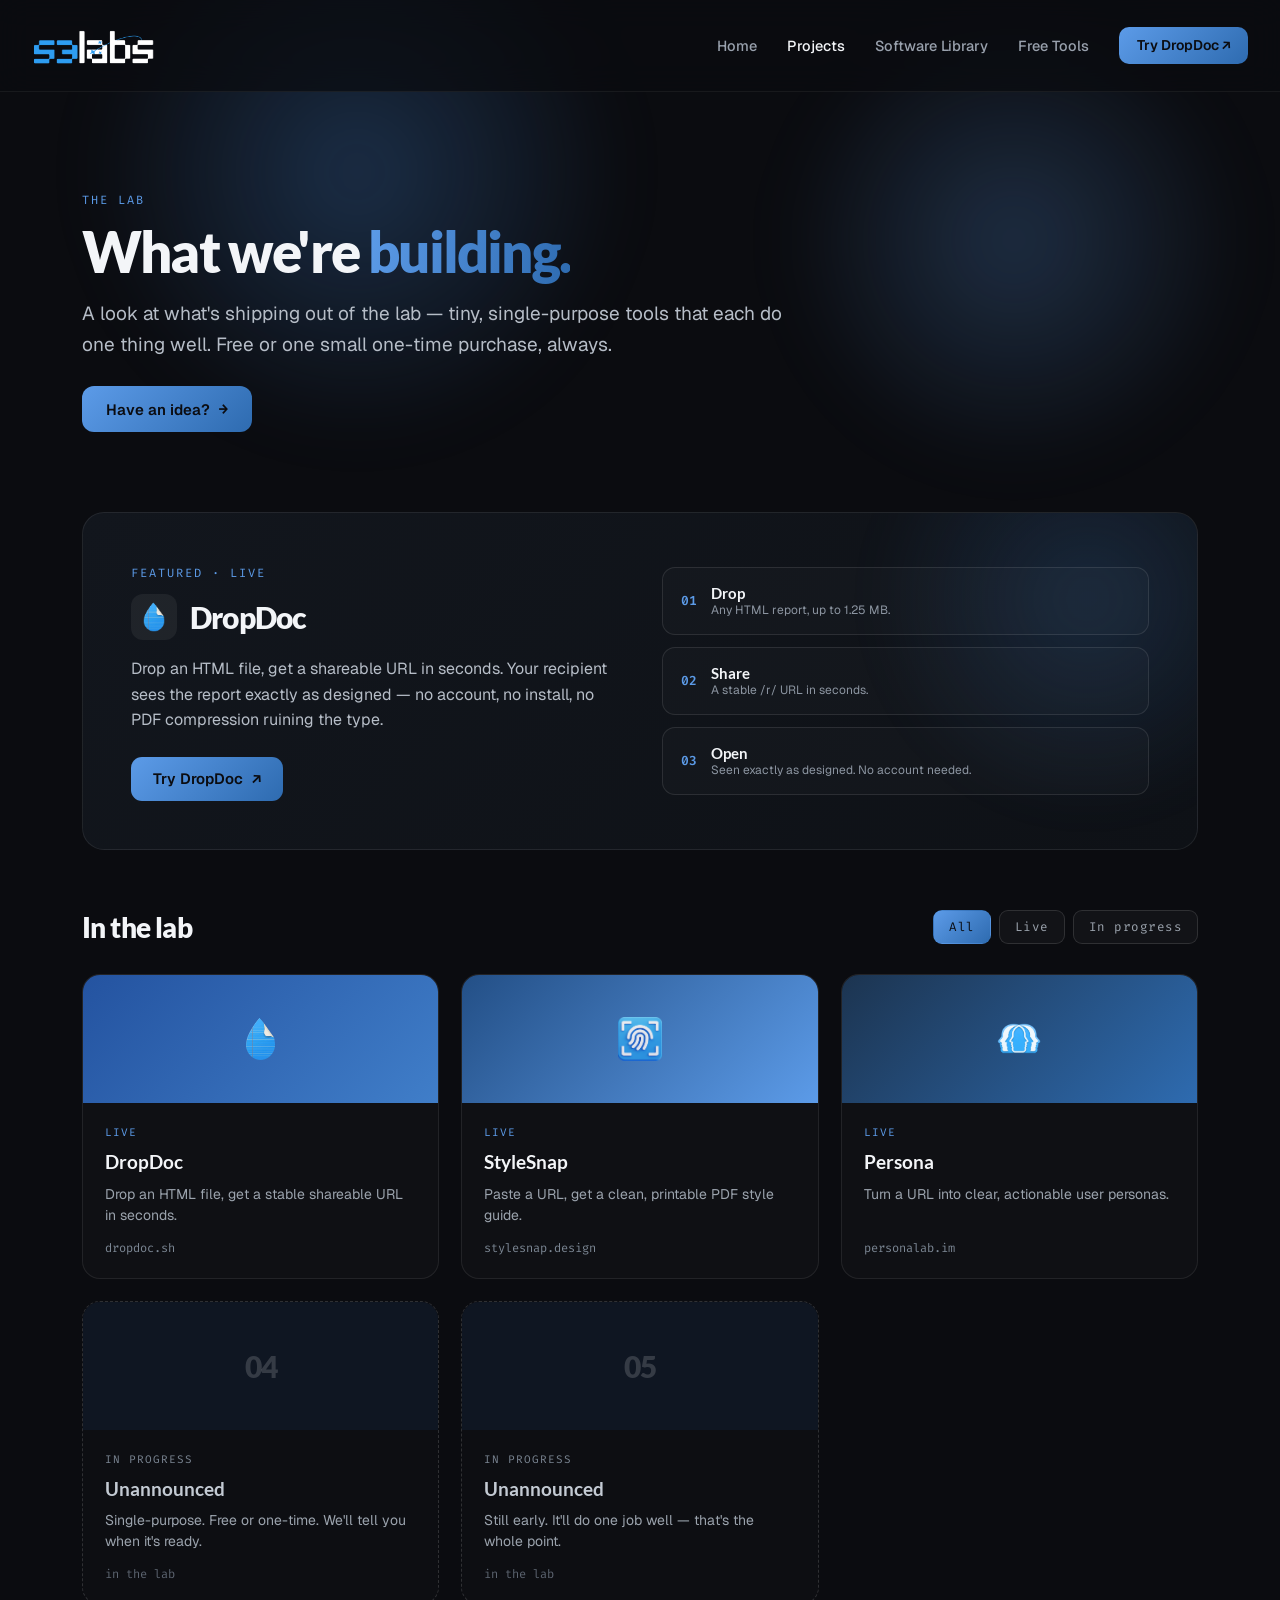
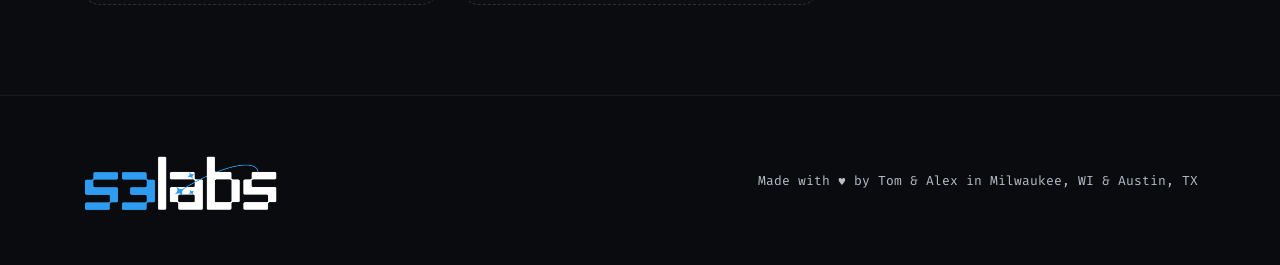
<file: projects.html>
<!DOCTYPE html>
<html lang="en">
<head>
<meta charset="utf-8">
<meta name="viewport" content="width=device-width, initial-scale=1">
<title>Projects — S3 Labs</title>
<meta name="description" content="What we're building at S3 Labs — tiny, single-purpose tools that each do one thing well.">
<meta property="og:type" content="website">
<meta property="og:title" content="Projects — S3 Labs">
<meta property="og:description" content="What we're building at S3 Labs — tiny, single-purpose tools that each do one thing well.">
<meta property="og:site_name" content="S3 Labs">
<meta property="og:url" content="https://s3labs.tech/projects">
<meta name="twitter:card" content="summary">
<link rel="icon" href="assets/img/favicon.png?v=3">
<link rel="preconnect" href="https://fonts.googleapis.com">
<link rel="preconnect" href="https://fonts.gstatic.com" crossorigin>
<link href="https://fonts.googleapis.com/css2?family=Geist:wght@300;400;500;600&family=Fira+Code:wght@400;500;600&display=swap" rel="stylesheet">
<link rel="stylesheet" href="assets/css/styles.css">
<noscript><style>[data-reveal]{opacity:1!important;transform:none!important}</style></noscript>
</head>
<body>
<div style="position:relative;width:100%;min-height:100vh;">
  <div style="position:fixed;inset:0;z-index:0;overflow:hidden;pointer-events:none;">
    <div style="position:absolute;top:-12%;left:6%;width:560px;height:560px;border-radius:50%;background:radial-gradient(circle,rgba(64,126,201,.30),transparent 68%);filter:blur(30px);animation:floatA 16s ease-in-out infinite;"></div>
    <div style="position:absolute;top:0;right:2%;width:480px;height:480px;border-radius:50%;background:radial-gradient(circle,rgba(92,155,232,.24),transparent 68%);filter:blur(30px);animation:floatB 19s ease-in-out infinite;"></div>
  </div>

  <nav style="position:fixed;top:0;left:0;right:0;z-index:50;display:flex;align-items:center;justify-content:space-between;padding:16px 32px;background:rgba(11,12,16,.72);backdrop-filter:blur(16px);-webkit-backdrop-filter:blur(16px);border-bottom:1px solid rgba(255,255,255,.06);">
    <a href="index.html" style="display:flex;align-items:center;gap:11px;"><img src="assets/img/logo-s3labs.png" alt="S3 Labs" style="height:59px;width:124px;display:block;"></a>
    <div style="display:flex;align-items:center;gap:30px;">
      <a href="index.html" style="font-size:14.5px;color:#99A1AD;font-weight:500;" class="hv1">Home</a>
      <a href="projects.html" style="font-size:14.5px;color:#F3F5F8;font-weight:500;">Projects</a>
      <a href="library.html" style="font-size:14.5px;color:#99A1AD;font-weight:500;" class="hv1">Software Library</a>
      <a href="free-tools.html" style="font-size:14.5px;color:#99A1AD;font-weight:500;" class="hv1">Free Tools</a>
      <a href="https://dropdoc.sh" target="_blank" style="font-size:14px;font-weight:600;color:#0B0C10;background:linear-gradient(135deg,#5C9BE8,#2E6BB0);padding:9px 18px;border-radius:10px;" class="hv2">Try DropDoc <span style="font-family:'Fira Code';">↗</span></a>
    </div>
  </nav>

  <div style="position:relative;z-index:1;">

    <!-- HERO -->
    <section style="max-width:1180px;margin:0 auto;padding:188px 32px 50px;">
      <div data-reveal style="opacity:0;transform:translateY(24px);transition:opacity .7s cubic-bezier(.2,.7,.2,1),transform .7s cubic-bezier(.2,.7,.2,1);max-width:720px;">
        <span style="font-family:'Fira Code';font-size:12px;letter-spacing:2px;text-transform:uppercase;color:#5C9BE8;">The Lab</span>
        <h1 style="font-family:'Lato';font-weight:900;font-size:56px;line-height:1.04;letter-spacing:-1.8px;margin:14px 0 18px;">What we're <span style="background:linear-gradient(100deg,#5C9BE8,#2E6BB0);-webkit-background-clip:text;background-clip:text;color:transparent;">building.</span></h1>
        <p style="font-size:19px;line-height:1.6;color:#B6BDC7;margin:0 0 26px;">A look at what's shipping out of the lab — tiny, single-purpose tools that each do one thing well. Free or one small one-time purchase, always.</p>
        <a href="mailto:tom@s3labs.tech,alex@s3labs.tech" style="display:inline-flex;align-items:center;gap:9px;font-weight:600;font-size:15px;color:#0B0C10;background:linear-gradient(135deg,#5C9BE8,#2E6BB0);padding:13px 24px;border-radius:12px;" class="hv3">Have an idea? <span style="font-family:'Fira Code';">→</span></a>
      </div>
    </section>

    <!-- FEATURED -->
    <section style="max-width:1180px;margin:0 auto;padding:30px 32px 60px;">
      <div data-reveal style="opacity:0;transform:translateY(24px);transition:opacity .7s cubic-bezier(.2,.7,.2,1),transform .7s cubic-bezier(.2,.7,.2,1);position:relative;border:1px solid rgba(255,255,255,.08);border-radius:22px;overflow:hidden;background:linear-gradient(135deg,#12161D,#0E1116);display:grid;grid-template-columns:1fr 1fr;gap:44px;padding:48px;align-items:center;">
        <div style="position:absolute;top:-40%;right:-10%;width:440px;height:440px;border-radius:50%;background:radial-gradient(circle,rgba(64,126,201,.2),transparent 70%);filter:blur(20px);pointer-events:none;"></div>
        <div style="position:relative;">
          <span style="font-family:'Fira Code';font-size:12px;letter-spacing:2px;text-transform:uppercase;color:#5C9BE8;">Featured · Live</span>
          <h2 style="display:flex;align-items:center;gap:13px;margin:12px 0 16px;">
            <span style="display:grid;place-items:center;width:46px;height:46px;border-radius:12px;background:rgba(255,255,255,.06);flex:none;"><img src="assets/img/logo-dropdoc-icon.png" alt="DropDoc" style="width:30px;height:30px;object-fit:contain;display:block;"></span>
            <span style="font-family:'Lato';font-weight:900;font-size:30px;letter-spacing:-.8px;">DropDoc</span>
          </h2>
          <p style="font-size:16px;line-height:1.6;color:#B6BDC7;margin:0 0 24px;">Drop an HTML file, get a shareable URL in seconds. Your recipient sees the report exactly as designed — no account, no install, no PDF compression ruining the type.</p>
          <a href="https://dropdoc.sh" target="_blank" style="display:inline-flex;align-items:center;gap:9px;font-weight:600;font-size:15px;color:#0B0C10;background:linear-gradient(135deg,#5C9BE8,#2E6BB0);padding:12px 22px;border-radius:11px;" class="hv3">Try DropDoc <span style="font-family:'Fira Code';">↗</span></a>
        </div>
        <div style="position:relative;display:flex;flex-direction:column;gap:12px;">
          <div style="display:flex;align-items:center;gap:14px;border:1px solid rgba(255,255,255,.1);border-radius:13px;padding:16px 18px;background:rgba(255,255,255,.02);transition:border-color .25s;" class="hv14">
            <span style="font-family:'Fira Code';font-size:13px;font-weight:600;color:#5C9BE8;flex:none;">01</span>
            <div style="flex:1;"><div style="font-family:'Lato';font-weight:700;font-size:15px;">Drop</div><div style="font-size:12px;color:#8C95A1;">Any HTML report, up to 1.25 MB.</div></div>
          </div>
          <div style="display:flex;align-items:center;gap:14px;border:1px solid rgba(255,255,255,.1);border-radius:13px;padding:16px 18px;background:rgba(255,255,255,.02);transition:border-color .25s;" class="hv14">
            <span style="font-family:'Fira Code';font-size:13px;font-weight:600;color:#5C9BE8;flex:none;">02</span>
            <div style="flex:1;"><div style="font-family:'Lato';font-weight:700;font-size:15px;">Share</div><div style="font-size:12px;color:#8C95A1;">A stable /r/ URL in seconds.</div></div>
          </div>
          <div style="display:flex;align-items:center;gap:14px;border:1px solid rgba(255,255,255,.1);border-radius:13px;padding:16px 18px;background:rgba(255,255,255,.02);transition:border-color .25s;" class="hv14">
            <span style="font-family:'Fira Code';font-size:13px;font-weight:600;color:#5C9BE8;flex:none;">03</span>
            <div style="flex:1;"><div style="font-family:'Lato';font-weight:700;font-size:15px;">Open</div><div style="font-size:12px;color:#8C95A1;">Seen exactly as designed. No account needed.</div></div>
          </div>
        </div>
      </div>
    </section>

    <!-- FILTER + GRID -->
    <section style="max-width:1180px;margin:0 auto;padding:0 32px 90px;">
      <div data-reveal style="opacity:0;transform:translateY(24px);transition:opacity .7s cubic-bezier(.2,.7,.2,1),transform .7s cubic-bezier(.2,.7,.2,1);display:flex;align-items:center;justify-content:space-between;margin-bottom:30px;flex-wrap:wrap;gap:16px;">
        <h2 style="font-family:'Lato';font-weight:900;font-size:28px;letter-spacing:-.6px;margin:0;">In the lab</h2>
        <div data-filterbar style="display:flex;gap:8px;flex-wrap:wrap;">
          <button data-filter="All" style="cursor:pointer;font-family:'Fira Code';font-size:12.5px;letter-spacing:.5px;color:#0B0C10;background:linear-gradient(135deg,#5C9BE8,#2E6BB0);border:1px solid transparent;padding:8px 15px;border-radius:9px;">All</button>
          <button data-filter="Live" style="cursor:pointer;font-family:'Fira Code';font-size:12.5px;letter-spacing:.5px;color:#9BA3AD;background:rgba(255,255,255,.03);border:1px solid rgba(255,255,255,.12);padding:8px 15px;border-radius:9px;">Live</button>
          <button data-filter="In progress" style="cursor:pointer;font-family:'Fira Code';font-size:12.5px;letter-spacing:.5px;color:#9BA3AD;background:rgba(255,255,255,.03);border:1px solid rgba(255,255,255,.12);padding:8px 15px;border-radius:9px;">In progress</button>
        </div>
      </div>

      <div style="display:grid;grid-template-columns:repeat(3,1fr);gap:22px;">
        <a href="https://dropdoc.sh" target="_blank" data-card data-cat="Live" data-reveal data-reveal-delay="0" style="opacity:0;transform:translateY(24px);transition:opacity .6s cubic-bezier(.2,.7,.2,1),transform .6s cubic-bezier(.2,.7,.2,1),border-color .25s;display:flex;flex-direction:column;border:1px solid rgba(255,255,255,.08);border-radius:18px;overflow:hidden;background:rgba(255,255,255,.02);" class="hv9">
          <div style="height:128px;background:linear-gradient(135deg,#2453a0,#407EC9);display:grid;place-items:center;"><img src="assets/img/logo-dropdoc-icon.png" alt="DropDoc" style="width:44px;height:44px;object-fit:contain;display:block;"></div>
          <div style="padding:22px;flex:1;display:flex;flex-direction:column;">
            <span style="font-family:'Fira Code';font-size:11px;letter-spacing:1px;text-transform:uppercase;color:#5C9BE8;">Live</span>
            <h3 style="font-family:'Lato';font-weight:700;font-size:19px;line-height:1.2;margin:11px 0 10px;">DropDoc</h3>
            <p style="font-size:14px;line-height:1.5;color:#9BA3AD;margin:0;flex:1;">Drop an HTML file, get a stable shareable URL in seconds.</p>
            <span style="font-family:'Fira Code';font-size:12px;color:#7B8693;margin-top:14px;">dropdoc.sh</span>
          </div>
        </a>
        <a href="https://stylesnap.design" target="_blank" data-card data-cat="Live" data-reveal data-reveal-delay="80" style="opacity:0;transform:translateY(24px);transition:opacity .6s cubic-bezier(.2,.7,.2,1),transform .6s cubic-bezier(.2,.7,.2,1),border-color .25s;display:flex;flex-direction:column;border:1px solid rgba(255,255,255,.08);border-radius:18px;overflow:hidden;background:rgba(255,255,255,.02);" class="hv9">
          <div style="height:128px;background:linear-gradient(135deg,#234f86,#5C9BE8);display:grid;place-items:center;"><img src="assets/img/logo-stylesnap-icon.png" alt="StyleSnap" style="width:44px;height:44px;object-fit:contain;display:block;"></div>
          <div style="padding:22px;flex:1;display:flex;flex-direction:column;">
            <span style="font-family:'Fira Code';font-size:11px;letter-spacing:1px;text-transform:uppercase;color:#5C9BE8;">Live</span>
            <h3 style="font-family:'Lato';font-weight:700;font-size:19px;line-height:1.2;margin:11px 0 10px;">StyleSnap</h3>
            <p style="font-size:14px;line-height:1.5;color:#9BA3AD;margin:0;flex:1;">Paste a URL, get a clean, printable PDF style guide.</p>
            <span style="font-family:'Fira Code';font-size:12px;color:#7B8693;margin-top:14px;">stylesnap.design</span>
          </div>
        </a>
        <a href="https://personalab.im" target="_blank" data-card data-cat="Live" data-reveal data-reveal-delay="160" style="opacity:0;transform:translateY(24px);transition:opacity .6s cubic-bezier(.2,.7,.2,1),transform .6s cubic-bezier(.2,.7,.2,1),border-color .25s;display:flex;flex-direction:column;border:1px solid rgba(255,255,255,.08);border-radius:18px;overflow:hidden;background:rgba(255,255,255,.02);" class="hv9">
          <div style="height:128px;background:linear-gradient(135deg,#1c3450,#2E6BB0);display:grid;place-items:center;"><img src="assets/img/logo-persona-icon.png" alt="Persona" style="width:44px;height:44px;object-fit:contain;display:block;"></div>
          <div style="padding:22px;flex:1;display:flex;flex-direction:column;">
            <span style="font-family:'Fira Code';font-size:11px;letter-spacing:1px;text-transform:uppercase;color:#5C9BE8;">Live</span>
            <h3 style="font-family:'Lato';font-weight:700;font-size:19px;line-height:1.2;margin:11px 0 10px;">Persona</h3>
            <p style="font-size:14px;line-height:1.5;color:#9BA3AD;margin:0;flex:1;">Turn a URL into clear, actionable user personas.</p>
            <span style="font-family:'Fira Code';font-size:12px;color:#7B8693;margin-top:14px;">personalab.im</span>
          </div>
        </a>
        <div data-card data-cat="In progress" data-reveal data-reveal-delay="0" style="opacity:0;transform:translateY(24px);transition:opacity .6s cubic-bezier(.2,.7,.2,1),transform .6s cubic-bezier(.2,.7,.2,1),border-color .25s;display:flex;flex-direction:column;border:1px dashed rgba(255,255,255,.14);border-radius:18px;overflow:hidden;background:rgba(255,255,255,.01);">
          <div style="height:128px;background:#0f1622;display:grid;place-items:center;"><span style="font-family:'Lato';font-weight:900;font-size:30px;color:rgba(255,255,255,.16);letter-spacing:-1px;">04</span></div>
          <div style="padding:22px;flex:1;display:flex;flex-direction:column;">
            <span style="font-family:'Fira Code';font-size:11px;letter-spacing:1px;text-transform:uppercase;color:#7B8693;">In progress</span>
            <h3 style="font-family:'Lato';font-weight:700;font-size:19px;line-height:1.2;margin:11px 0 10px;color:#C3CAD3;">Unannounced</h3>
            <p style="font-size:14px;line-height:1.5;color:#9BA3AD;margin:0;flex:1;">Single-purpose. Free or one-time. We'll tell you when it's ready.</p>
            <span style="font-family:'Fira Code';font-size:12px;color:#5C6470;margin-top:14px;">in the lab</span>
          </div>
        </div>
        <div data-card data-cat="In progress" data-reveal data-reveal-delay="80" style="opacity:0;transform:translateY(24px);transition:opacity .6s cubic-bezier(.2,.7,.2,1),transform .6s cubic-bezier(.2,.7,.2,1),border-color .25s;display:flex;flex-direction:column;border:1px dashed rgba(255,255,255,.14);border-radius:18px;overflow:hidden;background:rgba(255,255,255,.01);">
          <div style="height:128px;background:#0f1622;display:grid;place-items:center;"><span style="font-family:'Lato';font-weight:900;font-size:30px;color:rgba(255,255,255,.16);letter-spacing:-1px;">05</span></div>
          <div style="padding:22px;flex:1;display:flex;flex-direction:column;">
            <span style="font-family:'Fira Code';font-size:11px;letter-spacing:1px;text-transform:uppercase;color:#7B8693;">In progress</span>
            <h3 style="font-family:'Lato';font-weight:700;font-size:19px;line-height:1.2;margin:11px 0 10px;color:#C3CAD3;">Unannounced</h3>
            <p style="font-size:14px;line-height:1.5;color:#9BA3AD;margin:0;flex:1;">Still early. It'll do one job well — that's the whole point.</p>
            <span style="font-family:'Fira Code';font-size:12px;color:#5C6470;margin-top:14px;">in the lab</span>
          </div>
        </div>
      </div>
    </section>

    <footer style="border-top:1px solid rgba(255,255,255,.07);background:#0A0B0E;">
      <div style="max-width:1180px;margin:0 auto;padding:36px 32px;display:flex;justify-content:space-between;align-items:center;gap:24px;flex-wrap:wrap;">
        <a href="index.html" style="display:flex;align-items:center;gap:11px;"><img src="assets/img/logo-s3labs.png" alt="S3 Labs" style="height:97px;width:199px;display:block;"></a>
        <p style="font-size:13px;color:#B7BFCA;font-family:'Fira Code';margin:0;">Made with ♥️ by Tom &amp; Alex in Milwaukee, WI &amp; Austin, TX</p>
      </div>
    </footer>

  </div>
</div>
<script src="assets/js/main.js" defer></script>
</body>
</html>
</file>
<file: assets/css/styles.css>
/* s3labs.tech — shared styles (architecture ported from tom-panos.com) */
@font-face{font-family:'Lato';src:url('../../fonts/Lato-Regular.ttf') format('truetype');font-weight:400;font-style:normal;font-display:swap;}
@font-face{font-family:'Lato';src:url('../../fonts/Lato-Bold.ttf') format('truetype');font-weight:700;font-style:normal;font-display:swap;}
@font-face{font-family:'Lato';src:url('../../fonts/Lato-Black.ttf') format('truetype');font-weight:900;font-style:normal;font-display:swap;}

*{box-sizing:border-box;}
html{scroll-behavior:smooth;}
body{margin:0;background:#0B0C10;color:#F3F5F8;font-family:'Geist',system-ui,sans-serif;-webkit-font-smoothing:antialiased;overflow-x:hidden;}
::selection{background:rgba(92,155,232,.32);}
a{color:inherit;text-decoration:none;}
img{max-width:100%;}
input{font-family:'Geist',system-ui,sans-serif;}
input::placeholder{color:#5C6470;}
@keyframes floatA{0%,100%{transform:translate(0,0) scale(1);}50%{transform:translate(40px,-30px) scale(1.08);}}
@keyframes floatB{0%,100%{transform:translate(0,0) scale(1);}50%{transform:translate(-50px,40px) scale(1.12);}}
@keyframes spinRing{to{transform:rotate(360deg);}}
@keyframes brandPulse{0%,100%{transform:scale(1);opacity:.92;}50%{transform:scale(1.04);opacity:1;}}

/* hover states (same numbering as tom-panos.com) */
.hv1:hover{color:#F3F5F8 !important}
.hv2:hover{transform:translateY(-1px) !important;box-shadow:0 8px 24px rgba(64,126,201,.4) !important}
.hv3:hover{transform:translateY(-2px) !important;box-shadow:0 14px 34px rgba(64,126,201,.38) !important}
.hv4:hover{background:rgba(255,255,255,.09) !important;border-color:rgba(255,255,255,.28) !important}
.hv5:hover{transform:translateX(4px) !important;border-color:rgba(92,155,232,.4) !important;background:rgba(92,155,232,.05) !important}
.hv6:hover{transform:translateY(-3px) !important;border-color:rgba(92,155,232,.4) !important;background:rgba(92,155,232,.06) !important}
.hv7:hover{gap:12px !important}
.hv8:hover{color:#C3CAD3 !important}
.hv9:hover{transform:translateY(-5px) !important;border-color:rgba(92,155,232,.4) !important}
.hv10:hover{transform:translateY(-2px) !important;box-shadow:0 16px 38px rgba(64,126,201,.4) !important}
.hv11:hover{color:#fff !important}
.hv12:hover{transform:translateY(-1px) !important;box-shadow:0 10px 28px rgba(64,126,201,.38) !important}
.hv13:hover{transform:translateY(-4px) !important;border-color:rgba(92,155,232,.4) !important;background:rgba(92,155,232,.05) !important}
.hv14:hover{border-color:rgba(92,155,232,.4) !important}
.hv15{opacity:.85;transition:opacity .2s ease,transform .2s ease}
.hv15:hover{opacity:1 !important;transform:translateY(-2px) !important}

/* ---------- responsive ---------- */
@media (max-width:960px){
  [style*="grid-template-columns:1.15fr"],
  [style*="grid-template-columns:.9fr 1.1fr"],
  [style*="grid-template-columns:1.1fr 1fr"],
  [style*="grid-template-columns:1fr 1fr"]{grid-template-columns:1fr !important;}
  [style*="grid-template-columns:repeat(4"]{grid-template-columns:repeat(2,1fr) !important;}
  [style*="grid-template-columns:repeat(3"]{grid-template-columns:repeat(2,1fr) !important;}
  [style*="grid-template-columns:repeat(6"]{grid-template-columns:repeat(3,1fr) !important;}
}
@media (max-width:760px){
  nav{flex-wrap:wrap !important;gap:10px !important;padding:12px 18px !important;}
  nav>div{gap:16px !important;flex-wrap:wrap;justify-content:flex-end;row-gap:8px;}
  section[style*="padding:172px"],section[style*="padding:188px"]{padding-top:148px !important;}
}
@media (max-width:620px){
  [style*="grid-template-columns:repeat(3"],
  [style*="grid-template-columns:repeat(2"]{grid-template-columns:1fr !important;}
  [style*="grid-template-columns:repeat(6"]{grid-template-columns:repeat(2,1fr) !important;}
  [style*="grid-template-columns:repeat(4"]{grid-template-columns:repeat(2,1fr) !important;}
  h1{font-size:40px !important;line-height:1.06 !important;letter-spacing:-1px !important;}
  h2{font-size:28px !important;}
  section{padding-left:20px !important;padding-right:20px !important;}
  nav{padding:12px 16px !important;}
  nav>div{gap:13px !important;font-size:13px;}
}
</file>
